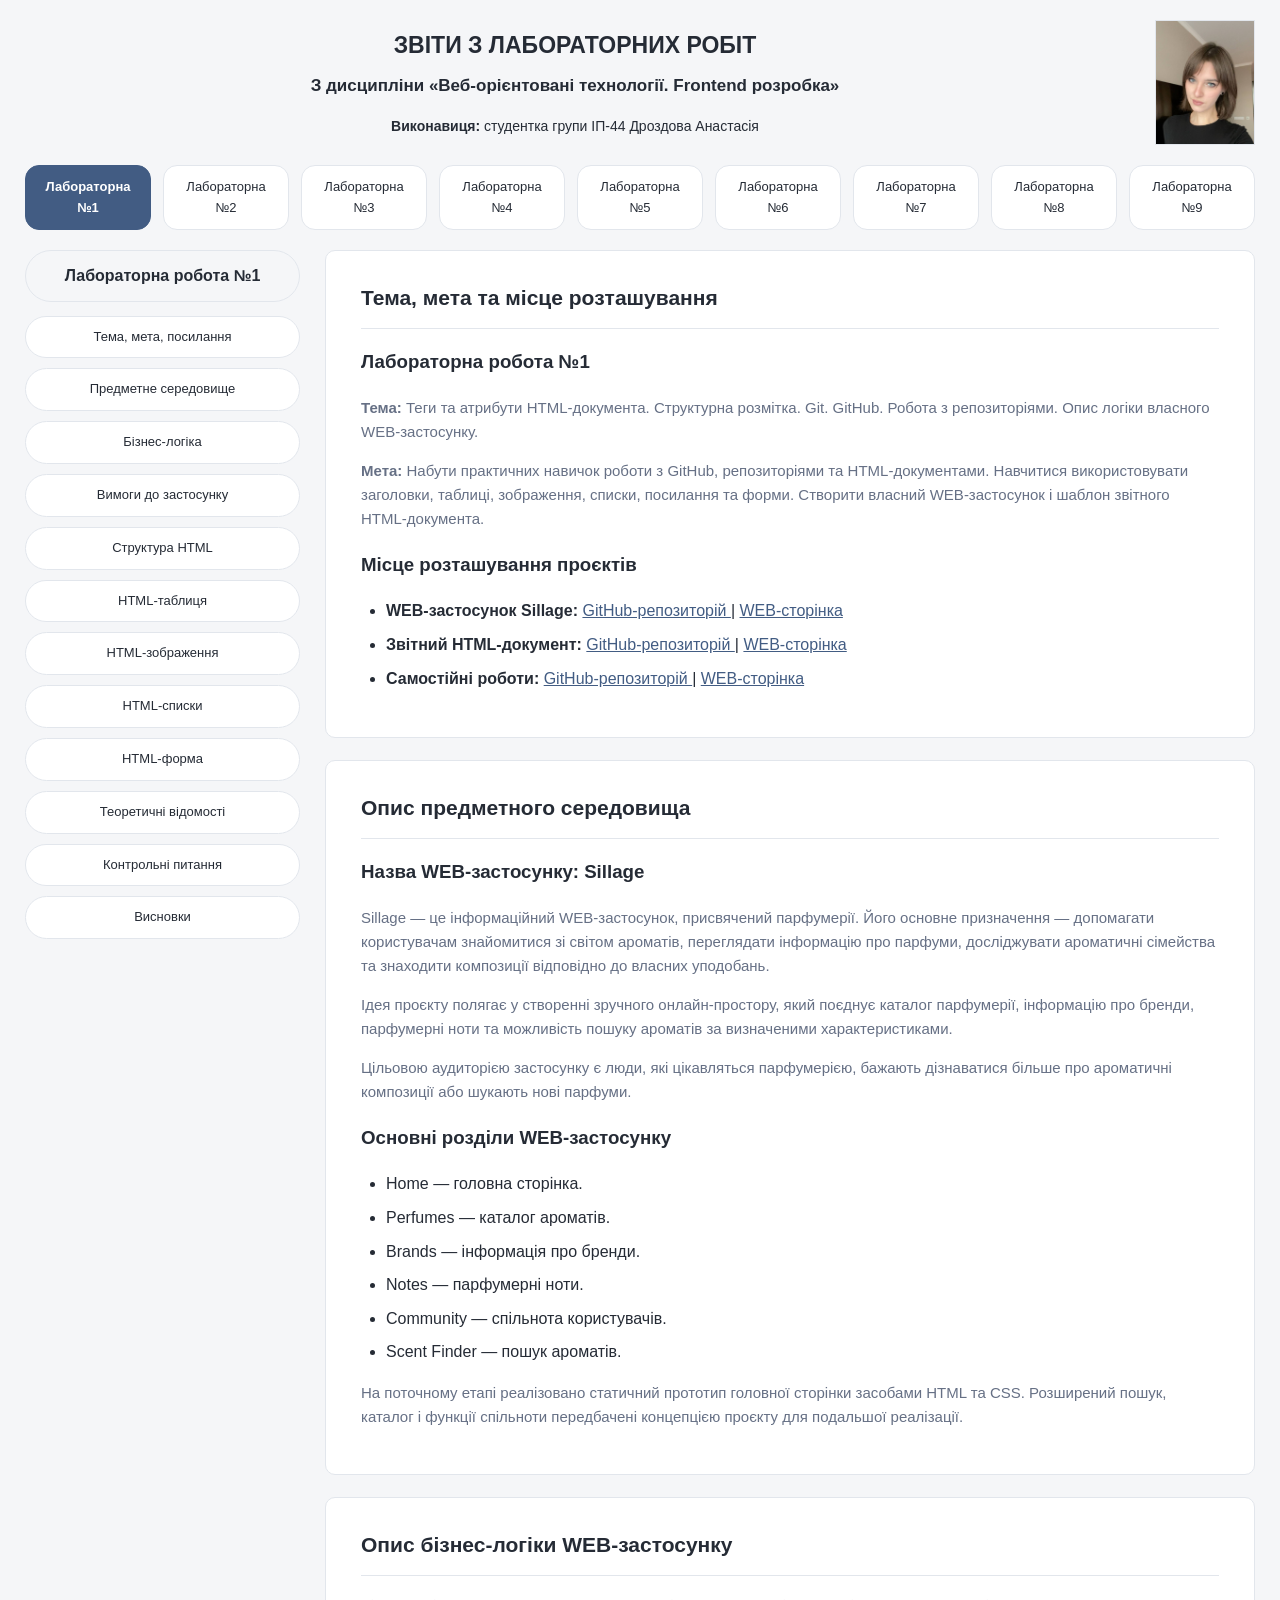
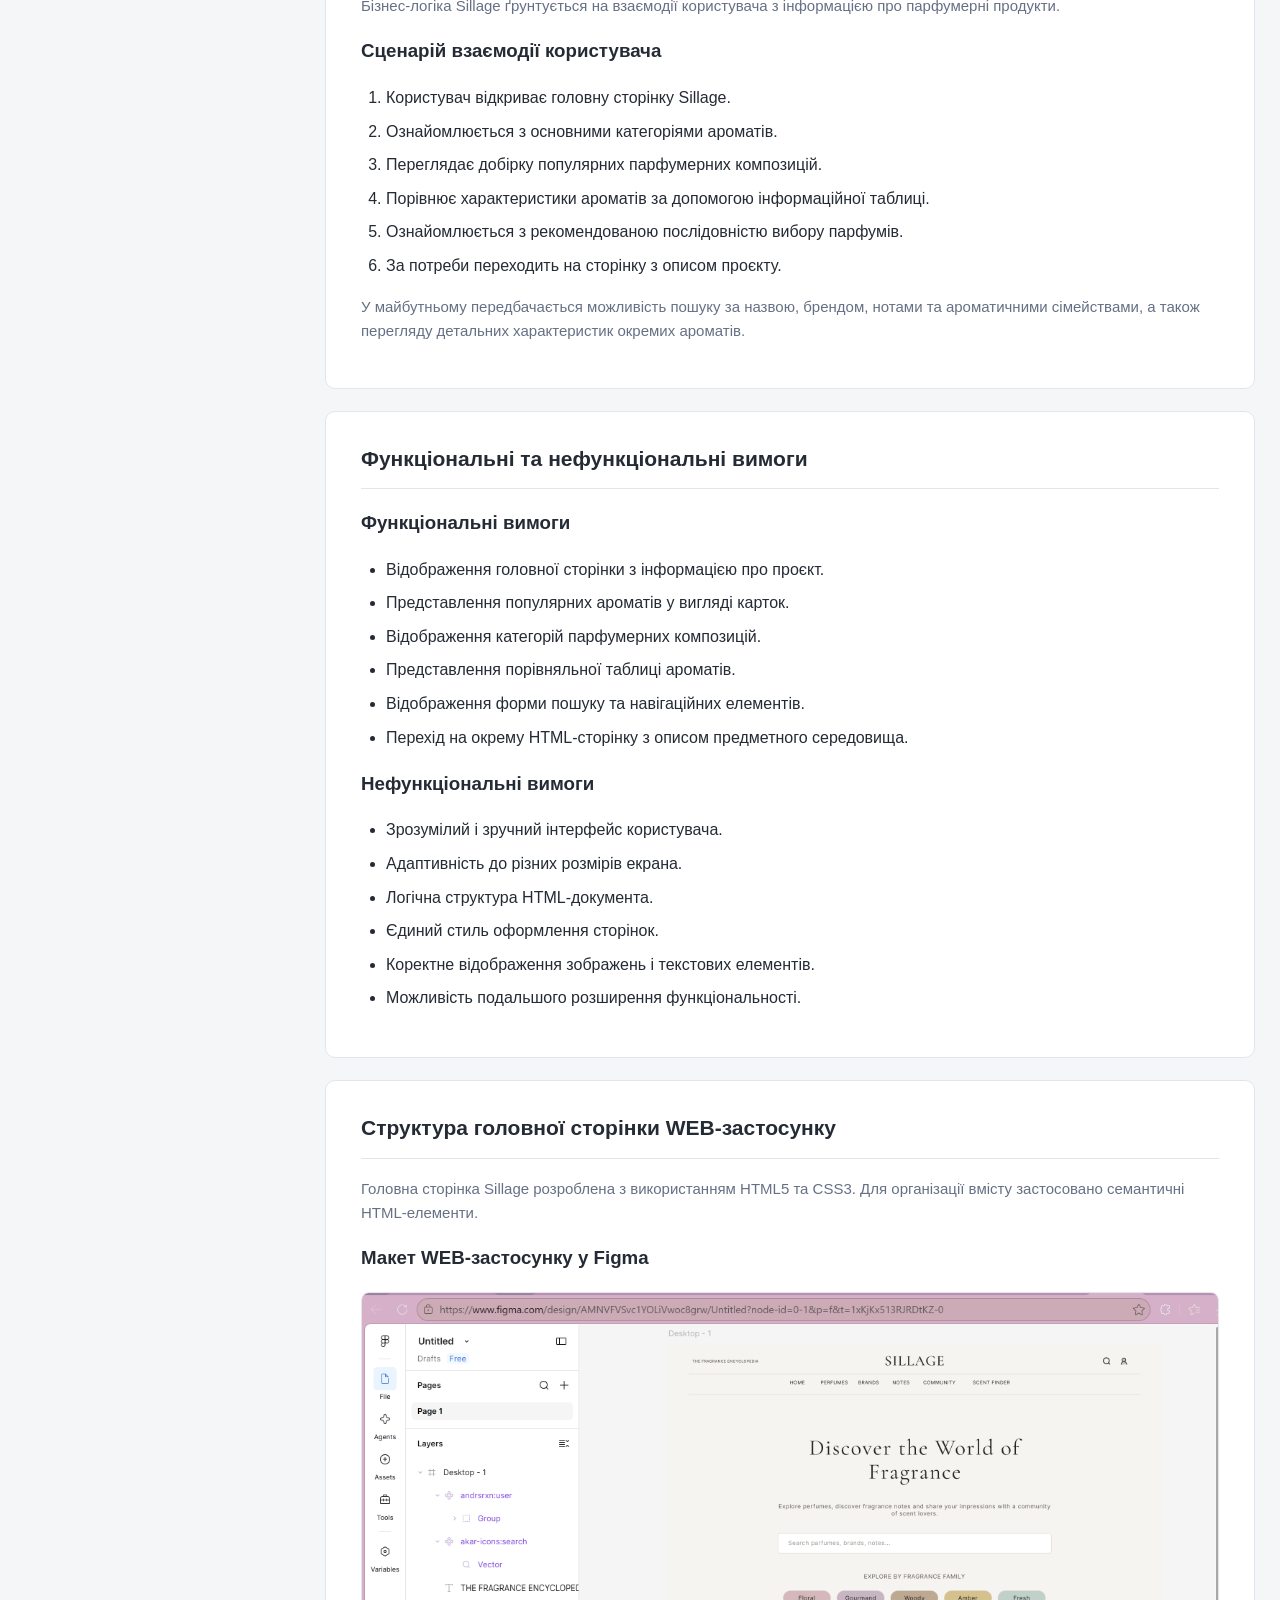
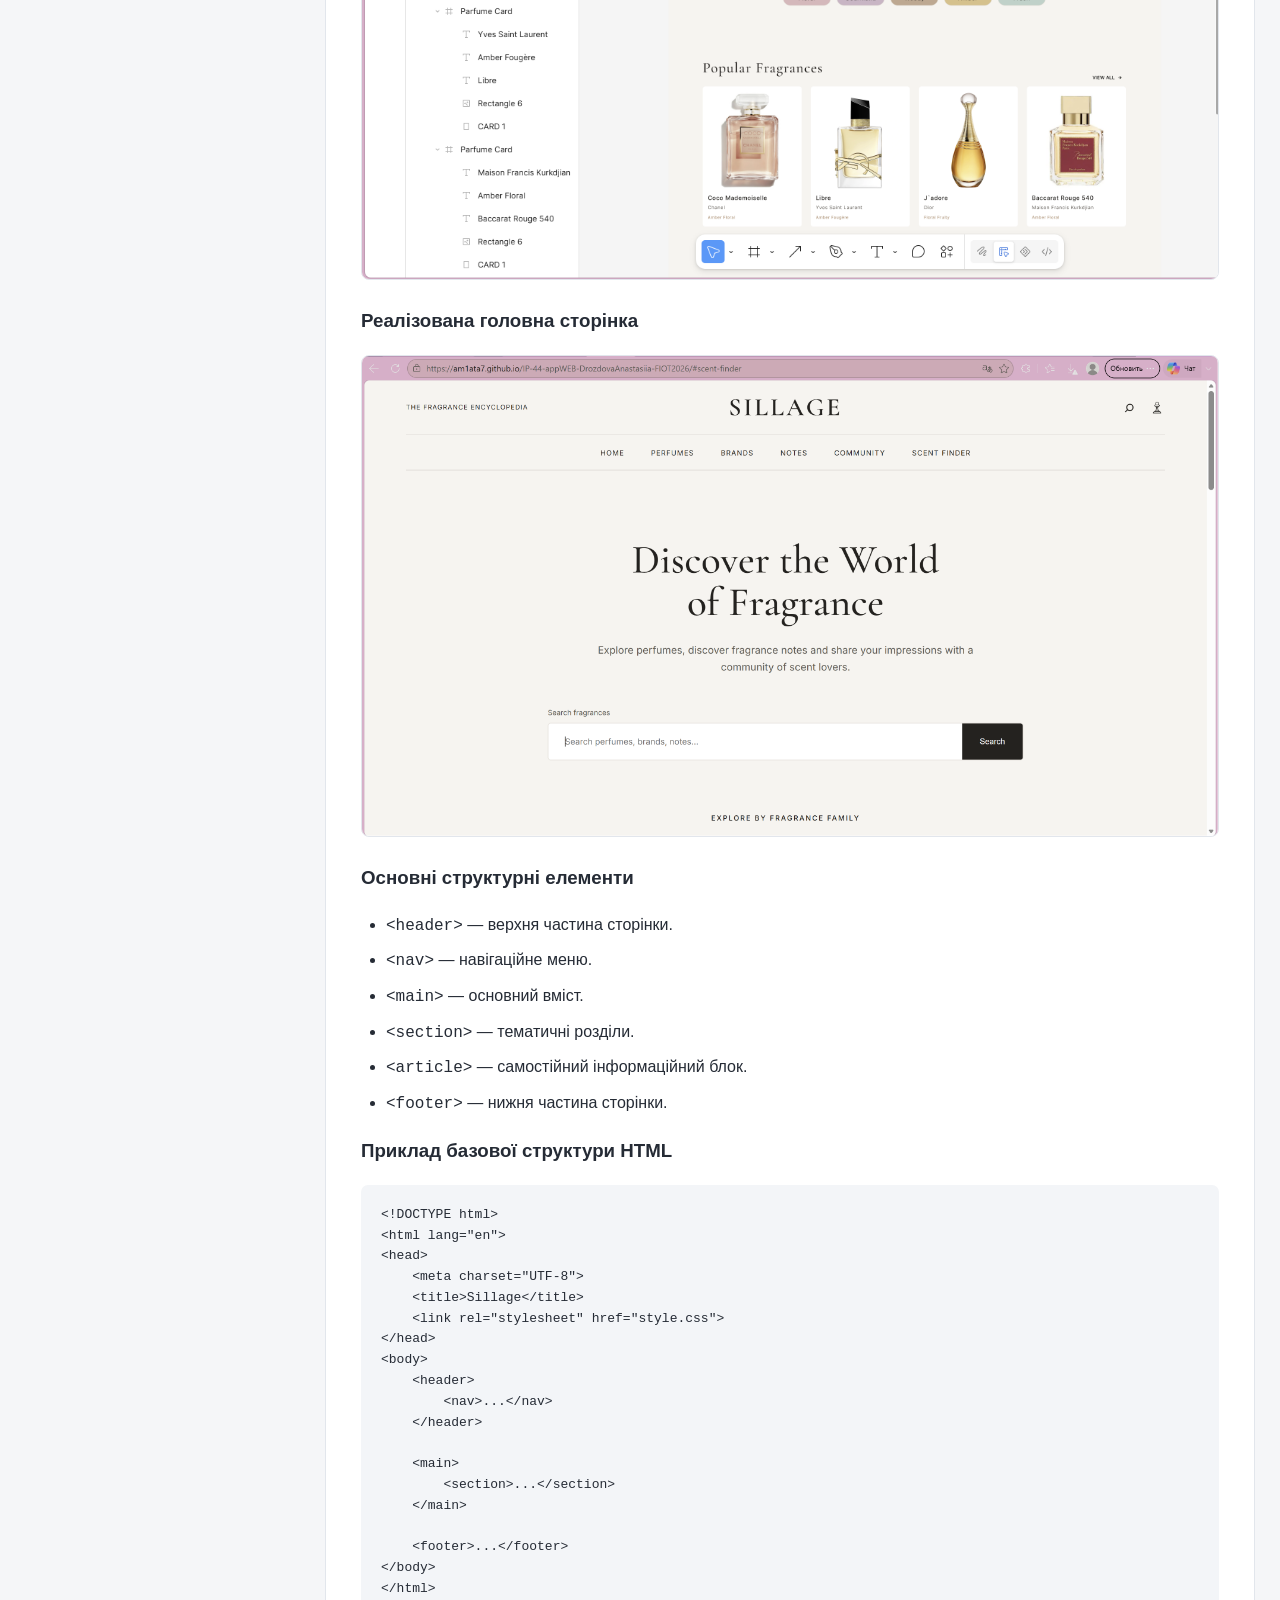
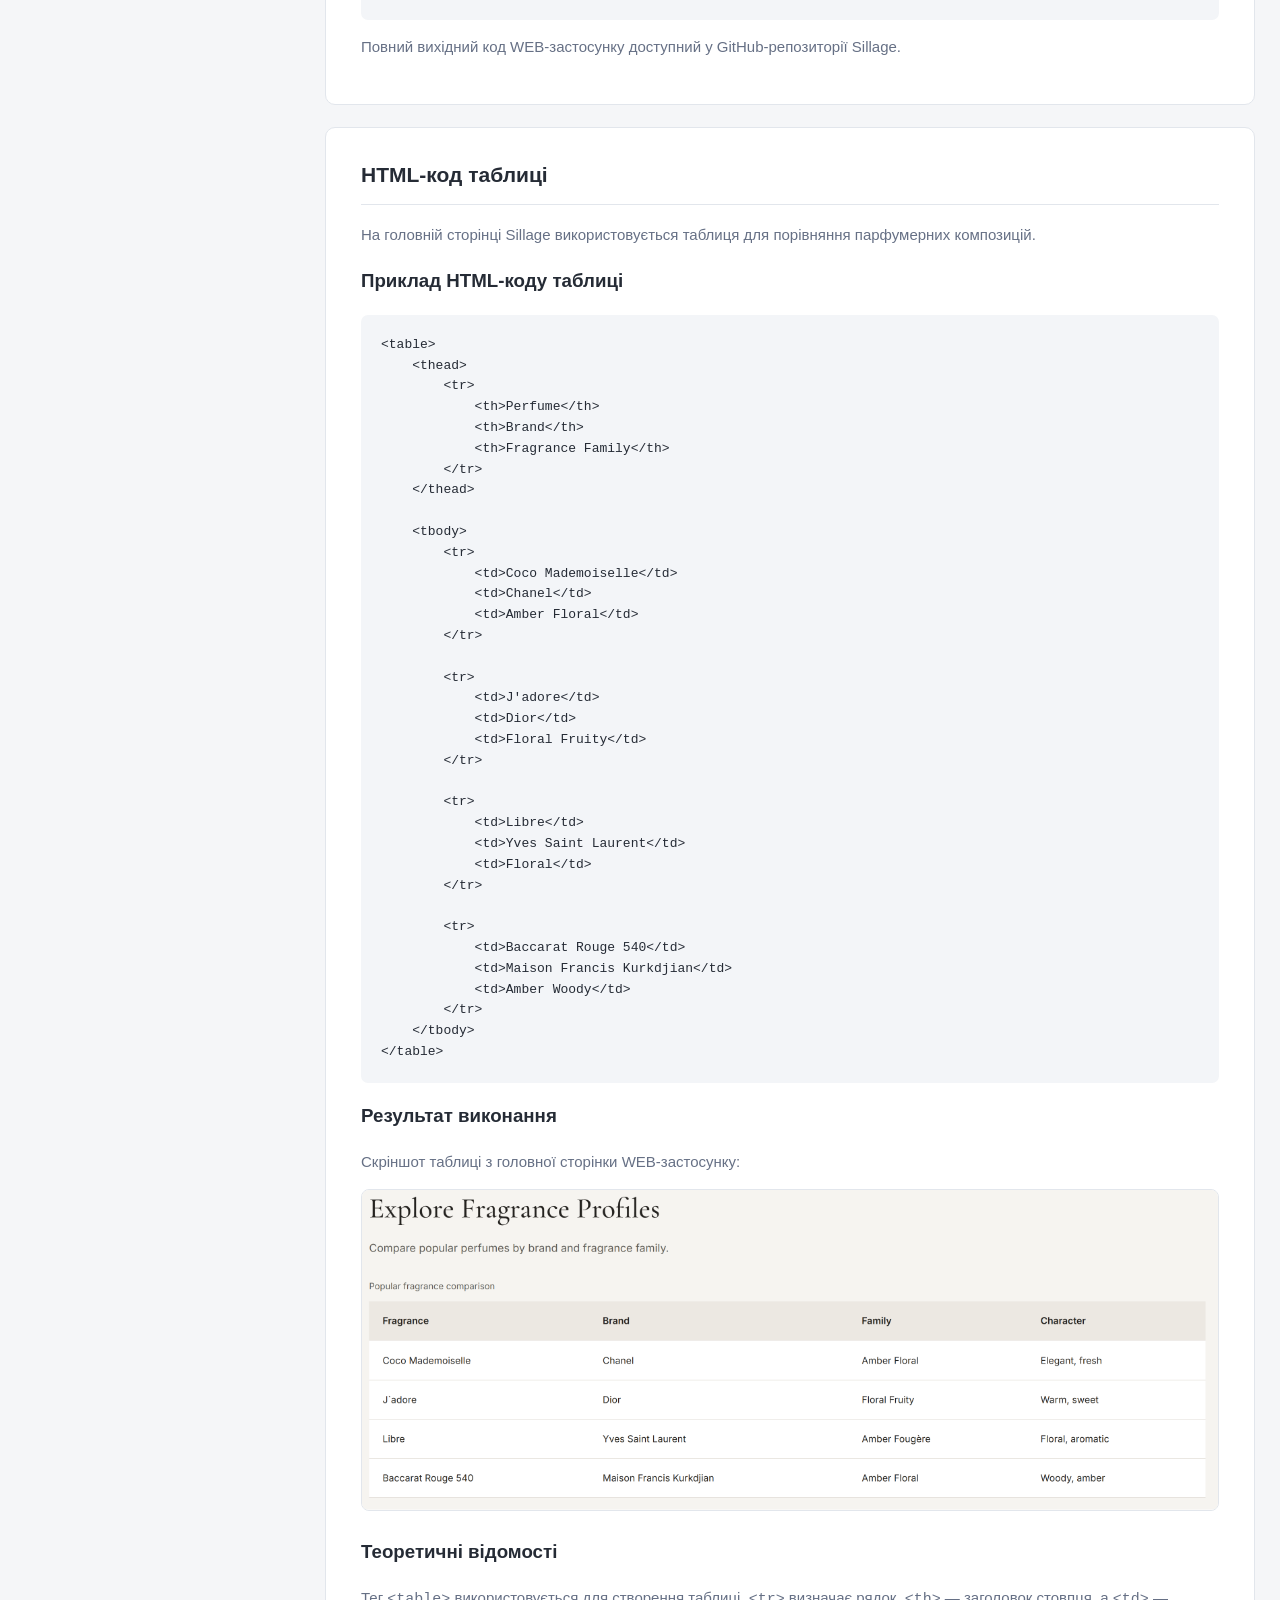
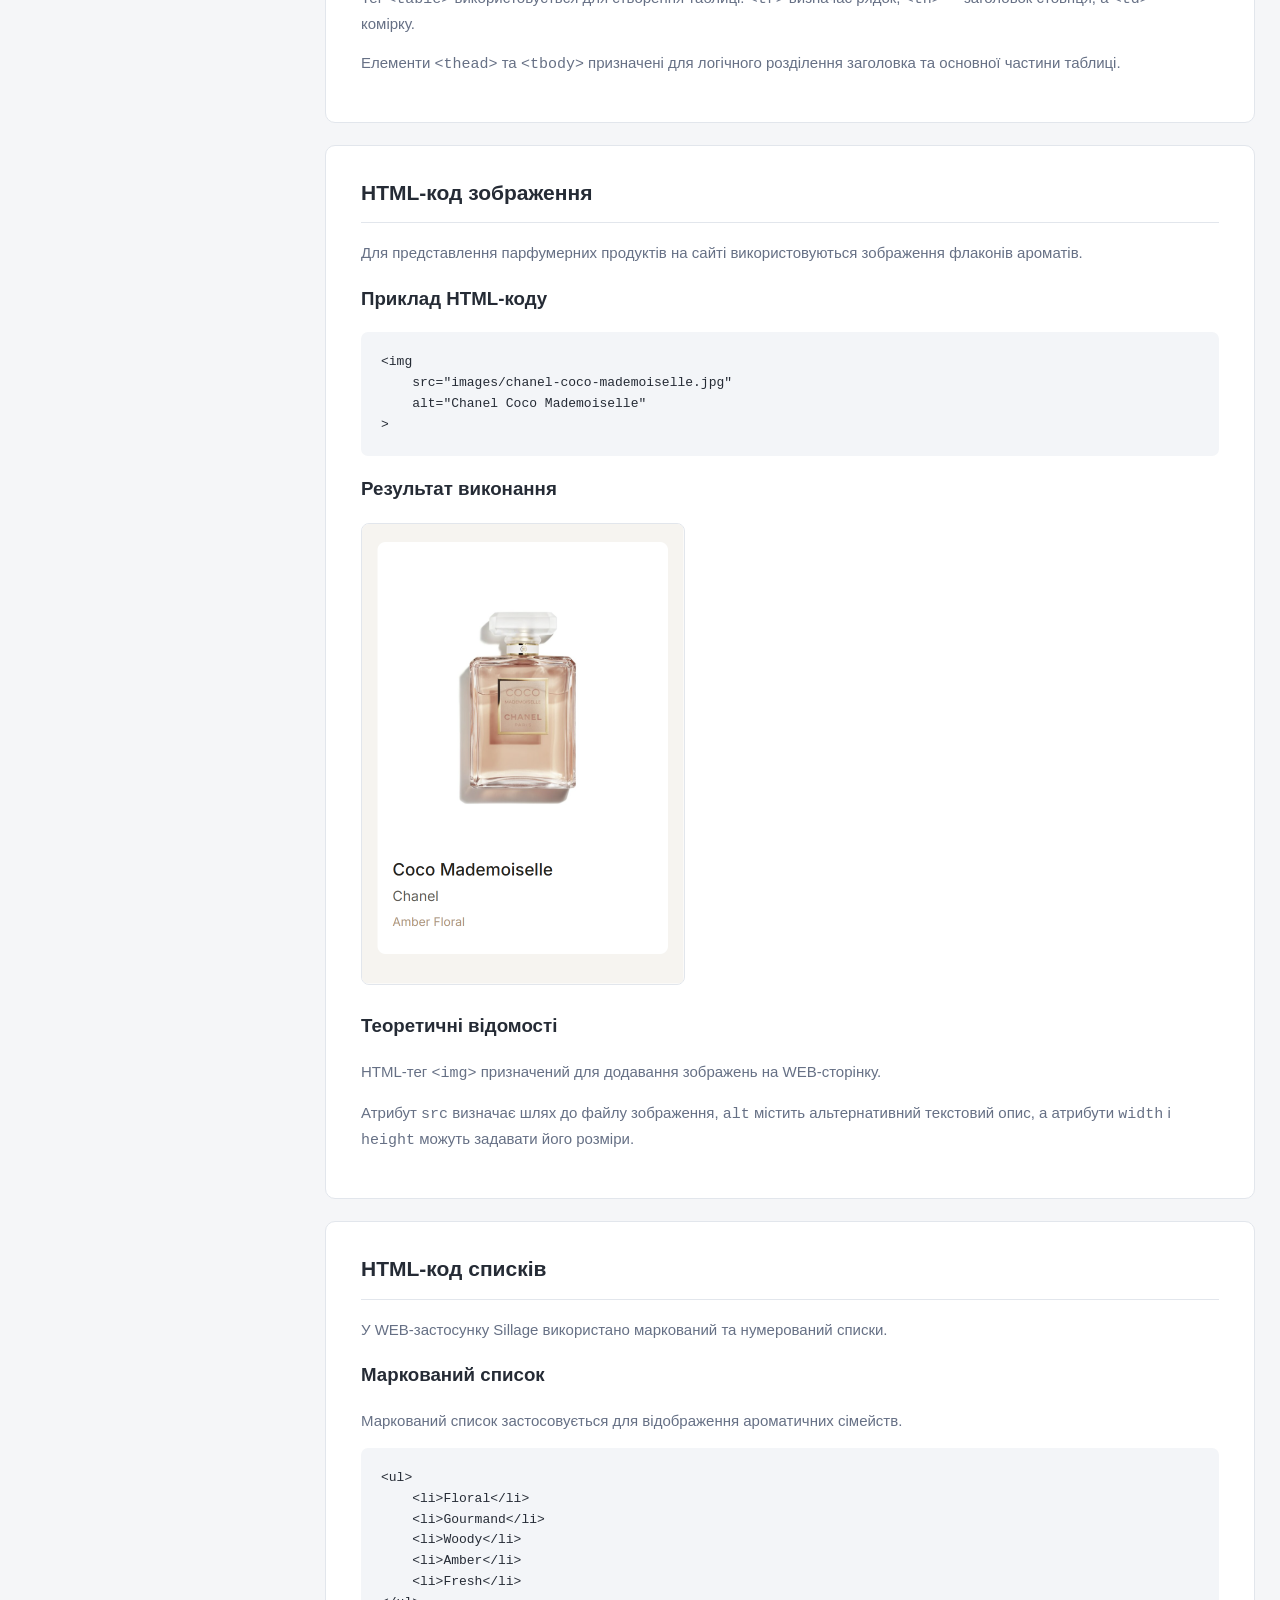
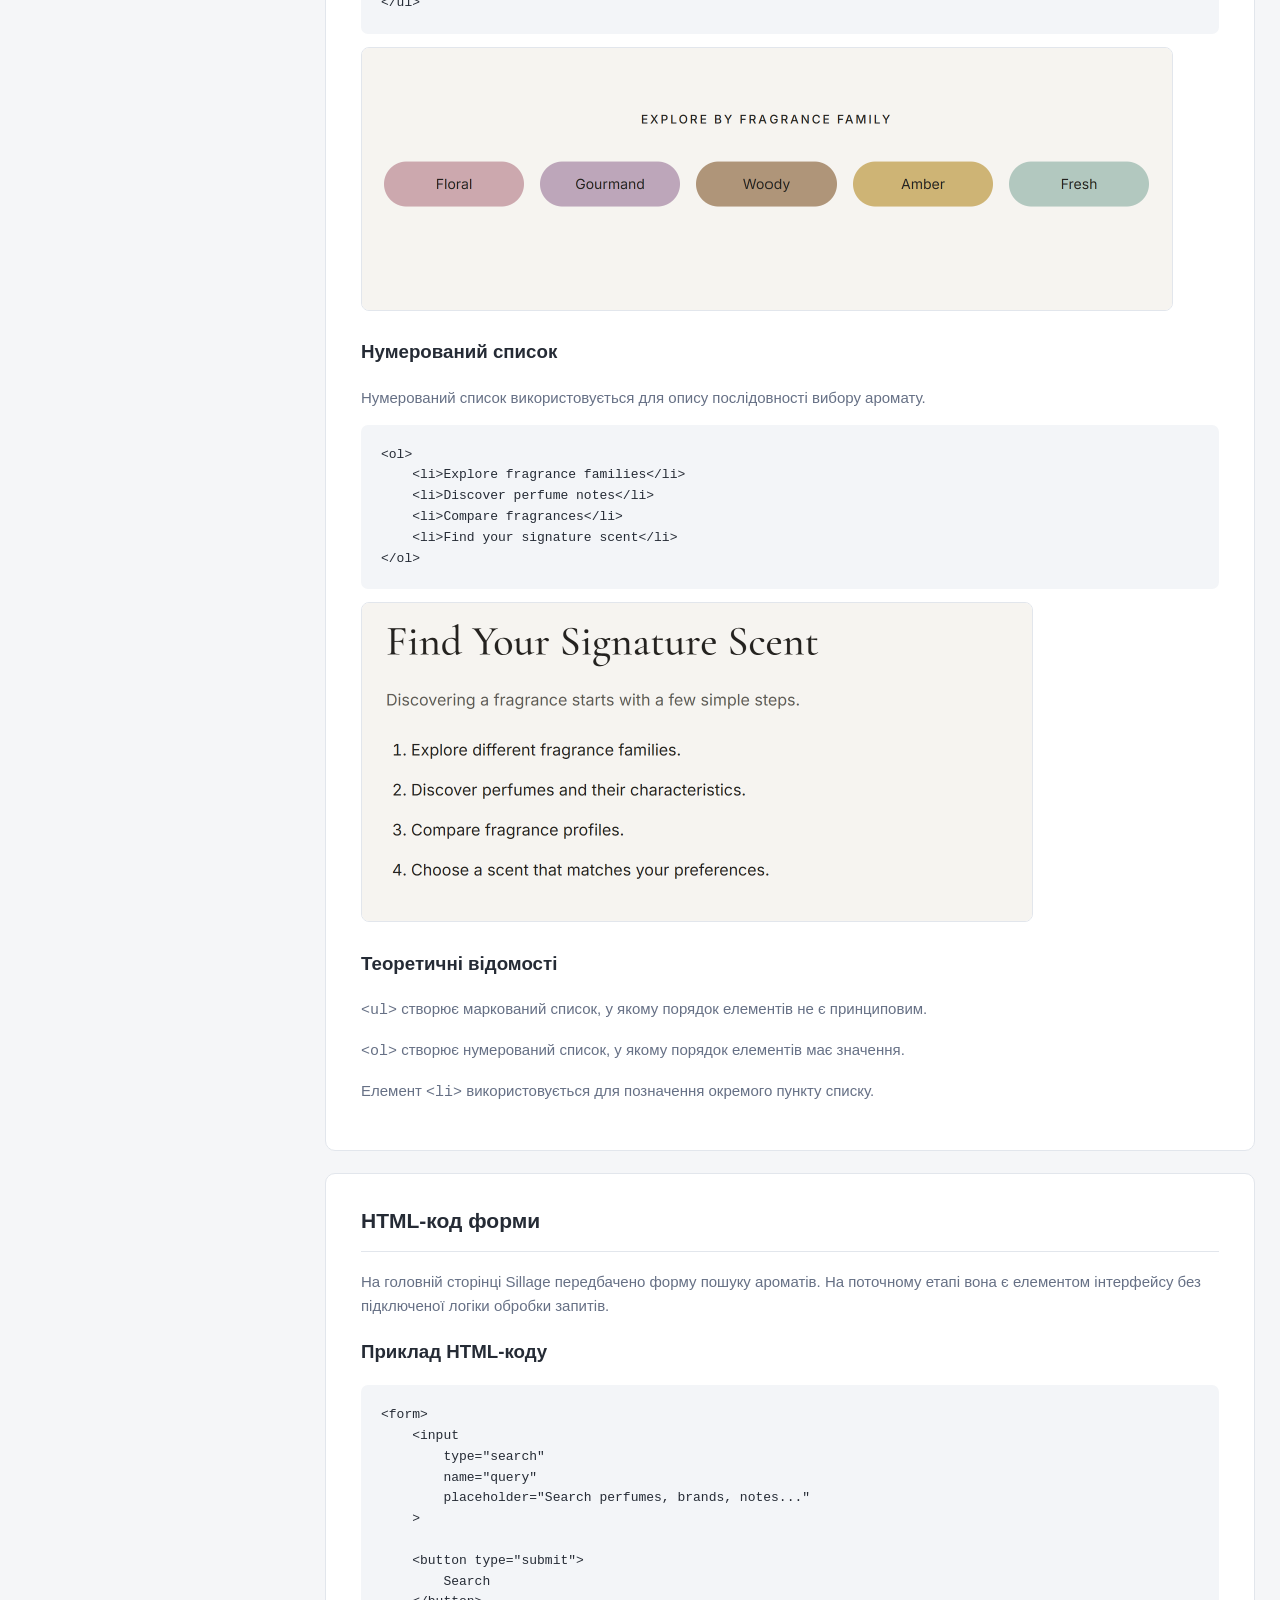
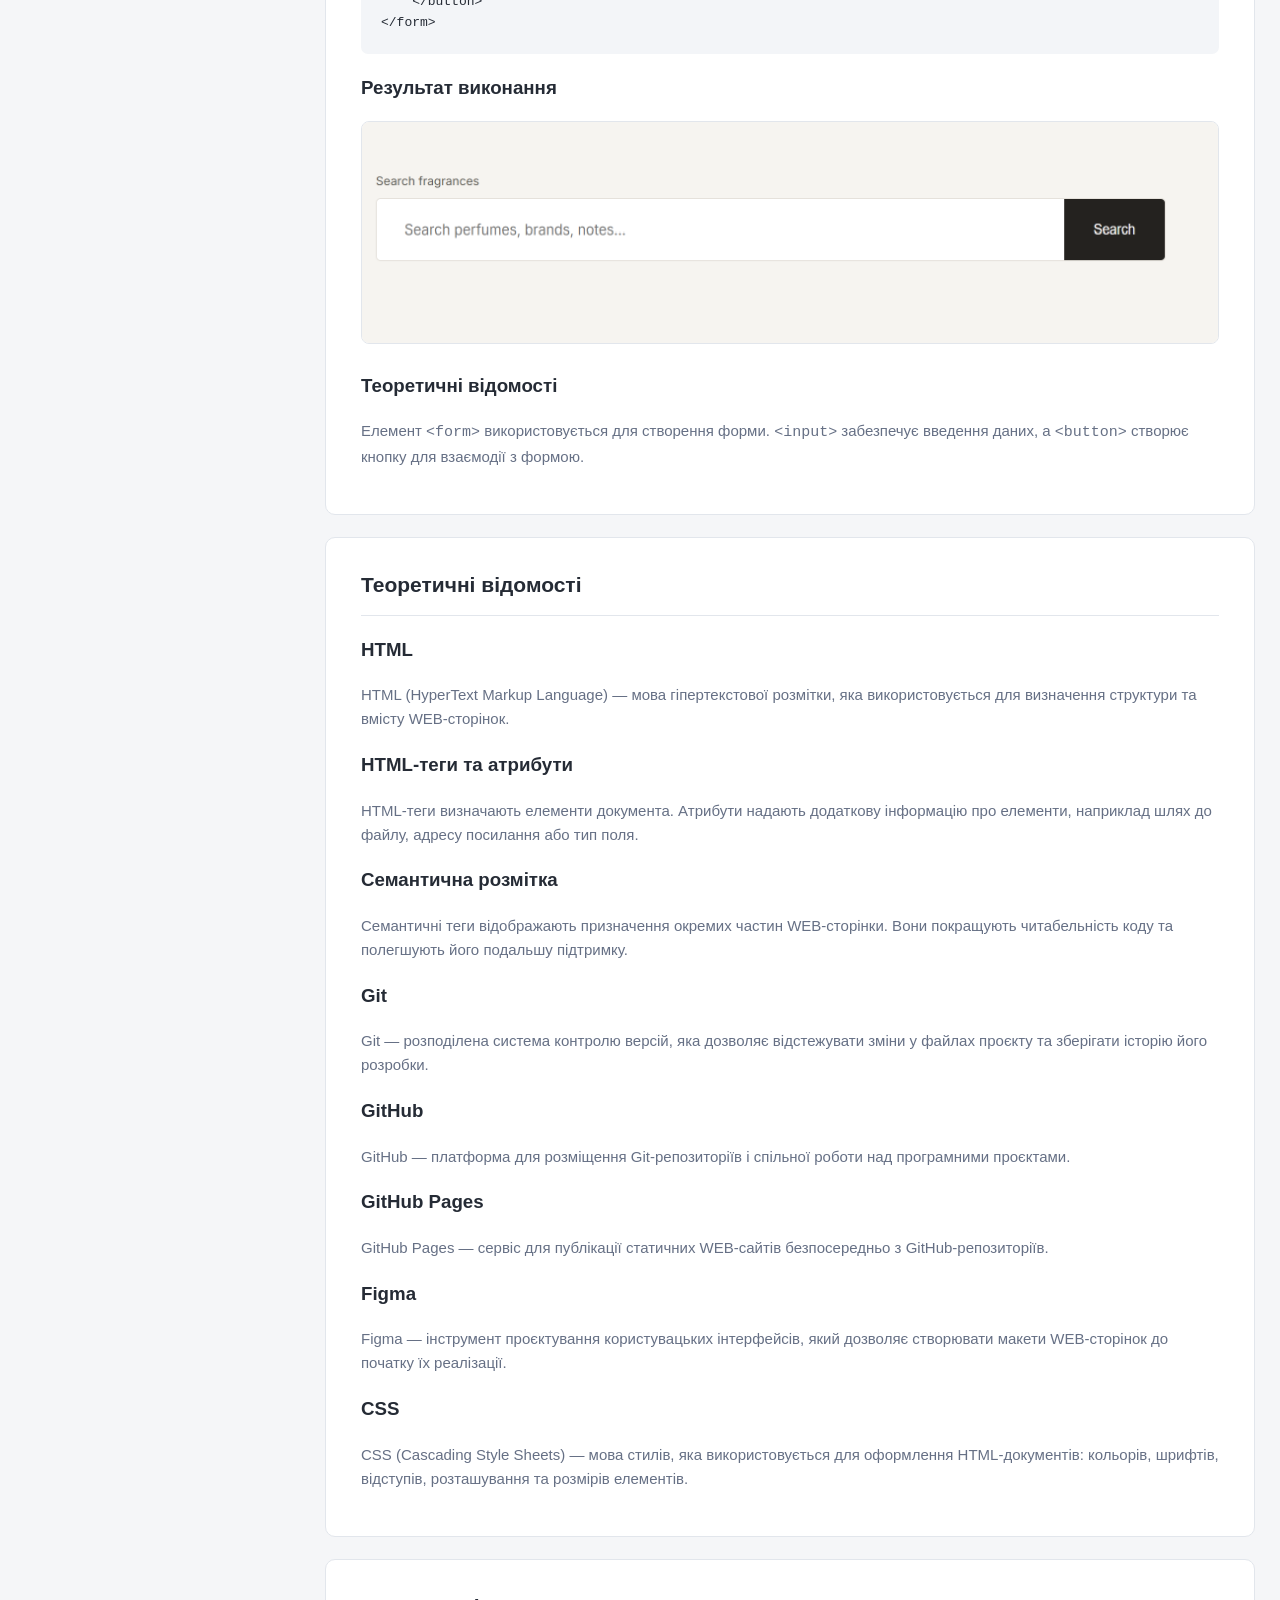
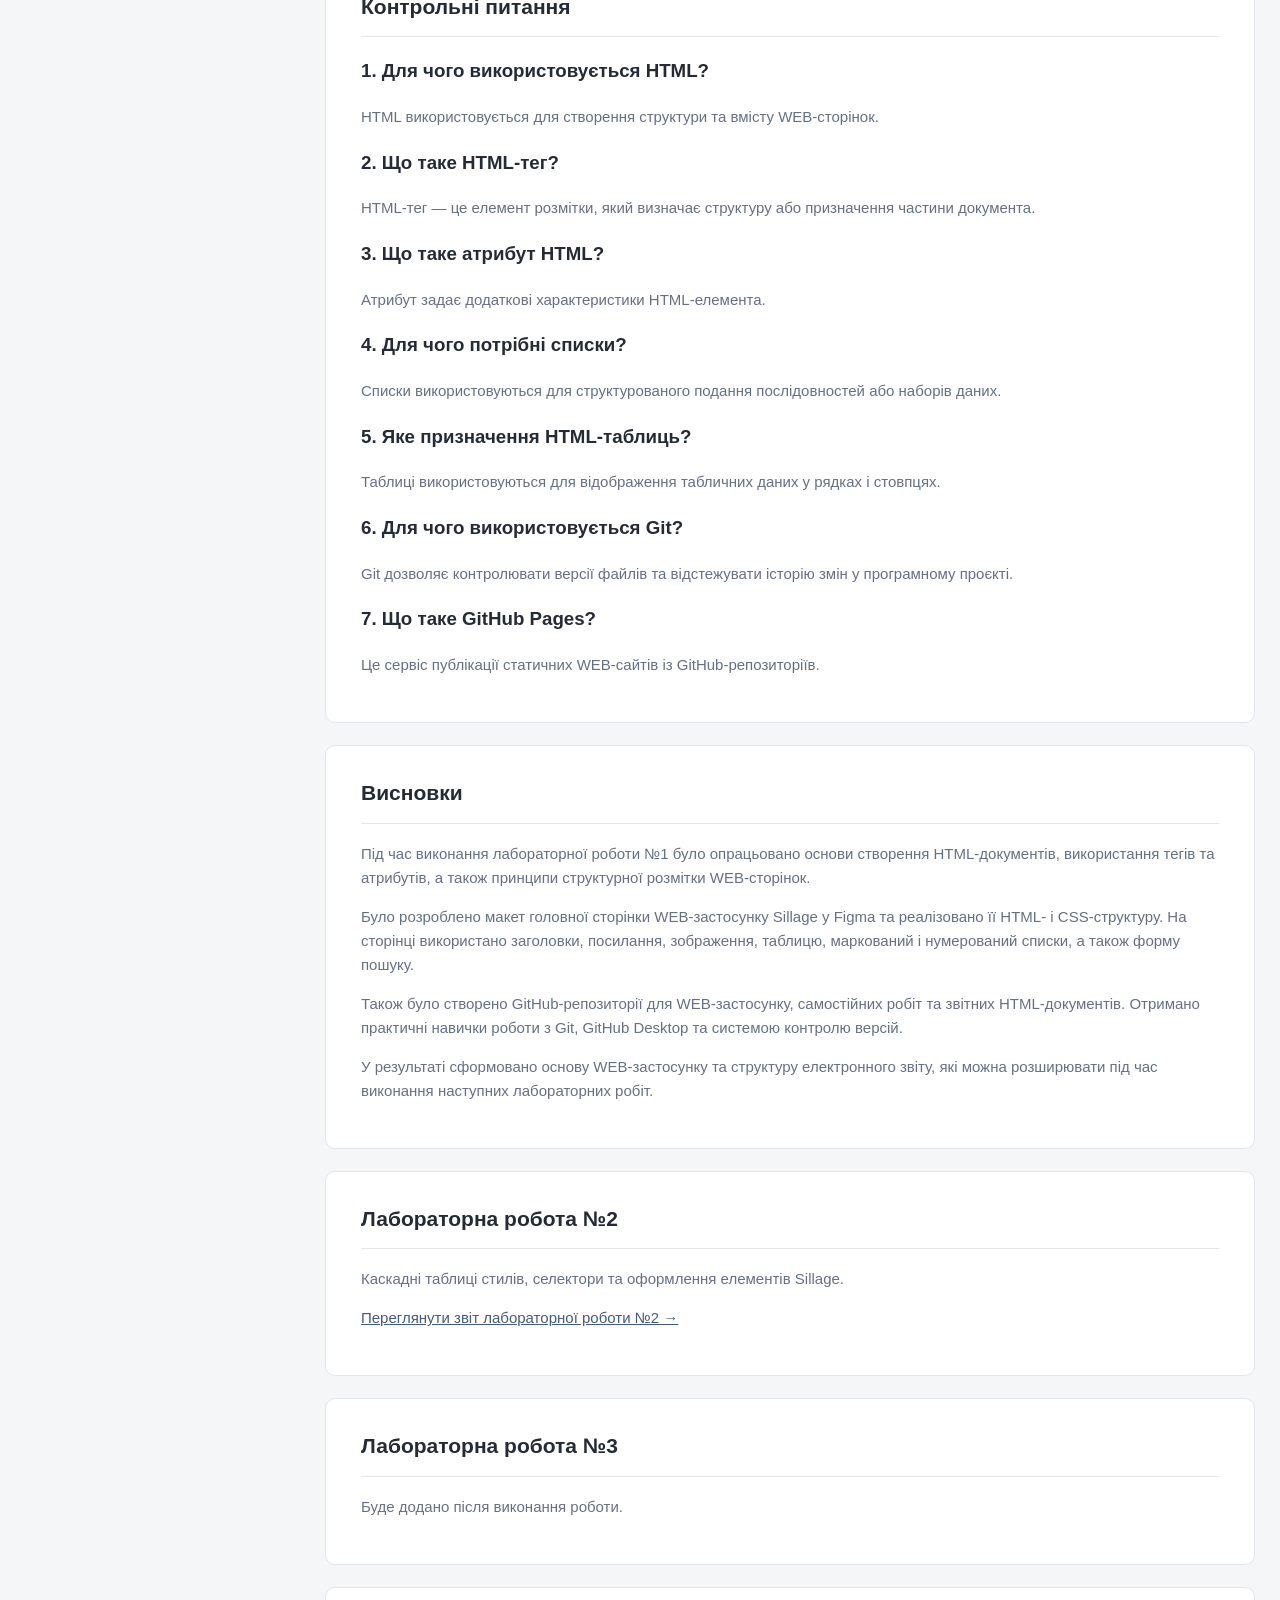
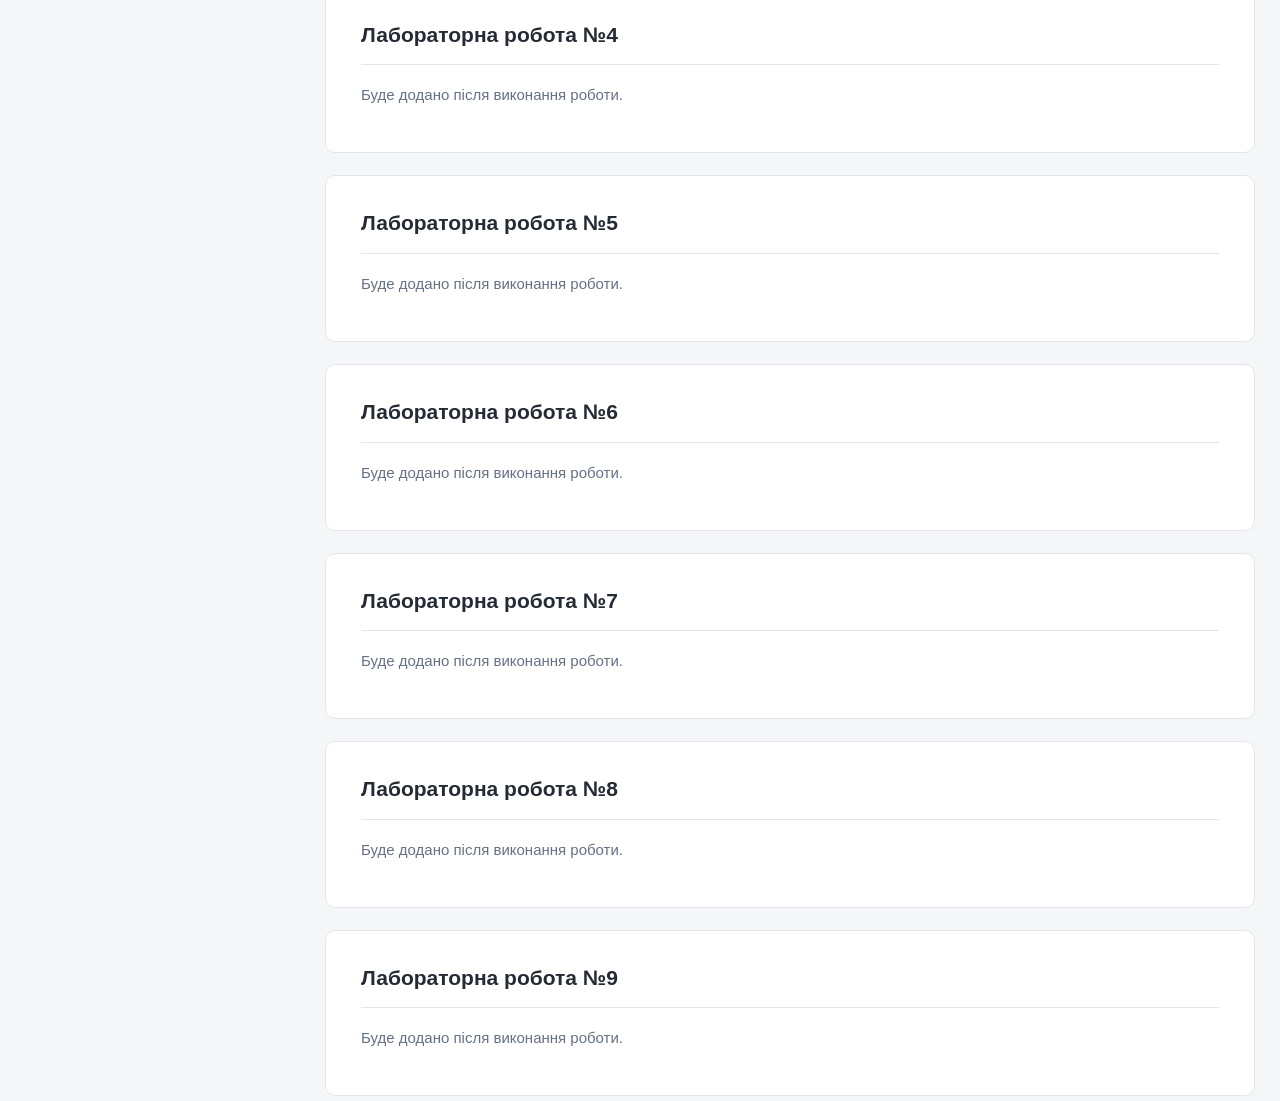
<file: index.html>
<!DOCTYPE html>
<html lang="uk">
<head>
    <meta charset="UTF-8">
    <meta name="viewport" content="width=device-width, initial-scale=1.0">
    <title>Звіти з лабораторних робіт | ІП-44</title>
    <link rel="stylesheet" href="style.css">
</head>

<body>

    <header class="report-header">
        <div class="header-text">
            <h1>ЗВІТИ З ЛАБОРАТОРНИХ РОБІТ</h1>
            <h2>З дисципліни «Веб-орієнтовані технології. Frontend розробка»</h2>
            <p><strong>Виконавиця:</strong> студентка групи ІП-44 Дроздова Анастасія</p>
        </div>
        <img src="images/student.jpg" alt="Фото студентки Дроздової Анастасії"
             class="student-photo" width="100" height="125">
    </header>

    <!-- НАВІГАЦІЯ ЗА ЛАБОРАТОРНИМИ РОБОТАМИ -->

    <nav class="labs-navigation">
        <a href="#lab1" aria-current="page">Лабораторна №1</a>
        <a href="lab2.html">Лабораторна №2</a>
        <a href="#lab3">Лабораторна №3</a>
        <a href="#lab4">Лабораторна №4</a>
        <a href="#lab5">Лабораторна №5</a>
        <a href="#lab6">Лабораторна №6</a>
        <a href="#lab7">Лабораторна №7</a>
        <a href="#lab8">Лабораторна №8</a>
        <a href="#lab9">Лабораторна №9</a>
    </nav>

    <div class="report-layout" id="lab1">

        <!-- БІЧНЕ МЕНЮ -->

        <aside>
            <h3>Лабораторна робота №1</h3>

            <nav class="side-navigation">
                <a href="#topic">Тема, мета, посилання</a>
                <a href="#description">Предметне середовище</a>
                <a href="#business">Бізнес-логіка</a>
                <a href="#requirements">Вимоги до застосунку</a>
                <a href="#structure">Структура HTML</a>
                <a href="#table">HTML-таблиця</a>
                <a href="#image">HTML-зображення</a>
                <a href="#lists">HTML-списки</a>
                <a href="#form">HTML-форма</a>
                <a href="#theory">Теоретичні відомості</a>
                <a href="#questions">Контрольні питання</a>
                <a href="#conclusion">Висновки</a>
            </nav>
        </aside>

        <!-- ОСНОВНИЙ ЗМІСТ -->

        <main>

            <!-- ТЕМА ТА МЕТА -->

            <section id="topic">
                <h2>Тема, мета та місце розташування</h2>

                <h3>Лабораторна робота №1</h3>

                <p>
                    <strong>Тема:</strong>
                    Теги та атрибути HTML-документа.
                    Структурна розмітка. Git. GitHub.
                    Робота з репозиторіями.
                    Опис логіки власного WEB-застосунку.
                </p>

                <p>
                    <strong>Мета:</strong>
                    Набути практичних навичок роботи з GitHub,
                    репозиторіями та HTML-документами.
                    Навчитися використовувати заголовки,
                    таблиці, зображення, списки, посилання
                    та форми. Створити власний WEB-застосунок
                    і шаблон звітного HTML-документа.
                </p>

                <h3>Місце розташування проєктів</h3>

                <ul>
                    <li>
                        <strong>WEB-застосунок Sillage:</strong>
                        <a href="https://github.com/am1ata7/IP-44-appWEB-DrozdovaAnastasiia-FIOT2026"
                           target="_blank" rel="noopener noreferrer">
                            GitHub-репозиторій
                        </a>
                        |
                        <a href="https://am1ata7.github.io/IP-44-appWEB-DrozdovaAnastasiia-FIOT2026/"
                           target="_blank" rel="noopener noreferrer">
                            WEB-сторінка
                        </a>
                    </li>

                    <li>
                        <strong>Звітний HTML-документ:</strong>
                        <a href="https://github.com/am1ata7/IP-44_appRECORD-DrozdovaAnastasiia-FIOT-2026"
                           target="_blank" rel="noopener noreferrer">
                            GitHub-репозиторій
                        </a>
                        |
                        <a href="https://am1ata7.github.io/IP-44_appRECORD-DrozdovaAnastasiia-FIOT-2026/"
                           target="_blank" rel="noopener noreferrer">
                            WEB-сторінка
                        </a>
                    </li>

                    <li>
                        <strong>Самостійні роботи:</strong>
                        <a href="https://github.com/am1ata7/IP-44_INDEPENDENT-DrozdovaAnastasiia-FIOT-2026"
                           target="_blank" rel="noopener noreferrer">
                            GitHub-репозиторій
                        </a>
                        |
                        <a href="https://am1ata7.github.io/IP-44_INDEPENDENT-DrozdovaAnastasiia-FIOT-2026/"
                           target="_blank" rel="noopener noreferrer">
                            WEB-сторінка
                        </a>
                    </li>
                </ul>
            </section>

            <!-- ПРЕДМЕТНЕ СЕРЕДОВИЩЕ -->

            <section id="description">
                <h2>Опис предметного середовища</h2>

                <h3>Назва WEB-застосунку: Sillage</h3>

                <p>
                    Sillage — це інформаційний WEB-застосунок,
                    присвячений парфумерії. Його основне
                    призначення — допомагати користувачам
                    знайомитися зі світом ароматів, переглядати
                    інформацію про парфуми, досліджувати
                    ароматичні сімейства та знаходити
                    композиції відповідно до власних уподобань.
                </p>

                <p>
                    Ідея проєкту полягає у створенні зручного
                    онлайн-простору, який поєднує каталог
                    парфумерії, інформацію про бренди,
                    парфумерні ноти та можливість пошуку
                    ароматів за визначеними характеристиками.
                </p>

                <p>
                    Цільовою аудиторією застосунку є люди,
                    які цікавляться парфумерією, бажають
                    дізнаватися більше про ароматичні
                    композиції або шукають нові парфуми.
                </p>

                <h3>Основні розділи WEB-застосунку</h3>

                <ul>
                    <li>Home — головна сторінка.</li>
                    <li>Perfumes — каталог ароматів.</li>
                    <li>Brands — інформація про бренди.</li>
                    <li>Notes — парфумерні ноти.</li>
                    <li>Community — спільнота користувачів.</li>
                    <li>Scent Finder — пошук ароматів.</li>
                </ul>

                <p>
                    На поточному етапі реалізовано статичний
                    прототип головної сторінки засобами
                    HTML та CSS. Розширений пошук, каталог
                    і функції спільноти передбачені
                    концепцією проєкту для подальшої реалізації.
                </p>
            </section>

            <!-- БІЗНЕС-ЛОГІКА -->

            <section id="business">
                <h2>Опис бізнес-логіки WEB-застосунку</h2>

                <p>
                    Бізнес-логіка Sillage ґрунтується
                    на взаємодії користувача з інформацією
                    про парфумерні продукти.
                </p>

                <h3>Сценарій взаємодії користувача</h3>

                <ol>
                    <li>
                        Користувач відкриває головну
                        сторінку Sillage.
                    </li>
                    <li>
                        Ознайомлюється з основними
                        категоріями ароматів.
                    </li>
                    <li>
                        Переглядає добірку популярних
                        парфумерних композицій.
                    </li>
                    <li>
                        Порівнює характеристики ароматів
                        за допомогою інформаційної таблиці.
                    </li>
                    <li>
                        Ознайомлюється з рекомендованою
                        послідовністю вибору парфумів.
                    </li>
                    <li>
                        За потреби переходить на сторінку
                        з описом проєкту.
                    </li>
                </ol>

                <p>
                    У майбутньому передбачається можливість
                    пошуку за назвою, брендом, нотами
                    та ароматичними сімействами,
                    а також перегляду детальних
                    характеристик окремих ароматів.
                </p>
            </section>

            <!-- ВИМОГИ -->

            <section id="requirements">
                <h2>Функціональні та нефункціональні вимоги</h2>

                <h3>Функціональні вимоги</h3>

                <ul>
                    <li>
                        Відображення головної сторінки
                        з інформацією про проєкт.
                    </li>
                    <li>
                        Представлення популярних ароматів
                        у вигляді карток.
                    </li>
                    <li>
                        Відображення категорій
                        парфумерних композицій.
                    </li>
                    <li>
                        Представлення порівняльної
                        таблиці ароматів.
                    </li>
                    <li>
                        Відображення форми пошуку
                        та навігаційних елементів.
                    </li>
                    <li>
                        Перехід на окрему HTML-сторінку
                        з описом предметного середовища.
                    </li>
                </ul>

                <h3>Нефункціональні вимоги</h3>

                <ul>
                    <li>
                        Зрозумілий і зручний
                        інтерфейс користувача.
                    </li>
                    <li>
                        Адаптивність до різних
                        розмірів екрана.
                    </li>
                    <li>
                        Логічна структура HTML-документа.
                    </li>
                    <li>
                        Єдиний стиль оформлення сторінок.
                    </li>
                    <li>
                        Коректне відображення зображень
                        і текстових елементів.
                    </li>
                    <li>
                        Можливість подальшого
                        розширення функціональності.
                    </li>
                </ul>
            </section>

            <!-- СТРУКТУРА HTML -->

            <section id="structure">
                <h2>Структура головної сторінки WEB-застосунку</h2>

                <p>
                    Головна сторінка Sillage розроблена
                    з використанням HTML5 та CSS3.
                    Для організації вмісту застосовано
                    семантичні HTML-елементи.
                </p>

                <h3>Макет WEB-застосунку у Figma</h3>

                <img
                    class="report-image"
                    src="images/figma-mockup.png"
                    alt="Макет головної сторінки Sillage у Figma"
                    loading="lazy"
                >

                <h3>Реалізована головна сторінка</h3>

                <img
                    class="report-image"
                    src="images/sillage-home.png"
                    alt="Головна сторінка WEB-застосунку Sillage"
                    loading="lazy"
                >

                <h3>Основні структурні елементи</h3>

                <ul>
                    <li>
                        <code>&lt;header&gt;</code> —
                        верхня частина сторінки.
                    </li>
                    <li>
                        <code>&lt;nav&gt;</code> —
                        навігаційне меню.
                    </li>
                    <li>
                        <code>&lt;main&gt;</code> —
                        основний вміст.
                    </li>
                    <li>
                        <code>&lt;section&gt;</code> —
                        тематичні розділи.
                    </li>
                    <li>
                        <code>&lt;article&gt;</code> —
                        самостійний інформаційний блок.
                    </li>
                    <li>
                        <code>&lt;footer&gt;</code> —
                        нижня частина сторінки.
                    </li>
                </ul>

                <h3>Приклад базової структури HTML</h3>

                <pre><code>&lt;!DOCTYPE html&gt;
&lt;html lang="en"&gt;
&lt;head&gt;
    &lt;meta charset="UTF-8"&gt;
    &lt;title&gt;Sillage&lt;/title&gt;
    &lt;link rel="stylesheet" href="style.css"&gt;
&lt;/head&gt;
&lt;body&gt;
    &lt;header&gt;
        &lt;nav&gt;...&lt;/nav&gt;
    &lt;/header&gt;

    &lt;main&gt;
        &lt;section&gt;...&lt;/section&gt;
    &lt;/main&gt;

    &lt;footer&gt;...&lt;/footer&gt;
&lt;/body&gt;
&lt;/html&gt;</code></pre>

                <p>
                    Повний вихідний код WEB-застосунку
                    доступний у GitHub-репозиторії Sillage.
                </p>
            </section>

            <!-- ТАБЛИЦЯ -->

            <section id="table">
                <h2>HTML-код таблиці</h2>

                <p>
                    На головній сторінці Sillage
                    використовується таблиця для порівняння
                    парфумерних композицій.
                </p>

                <h3>Приклад HTML-коду таблиці</h3>

                <pre><code>&lt;table&gt;
    &lt;thead&gt;
        &lt;tr&gt;
            &lt;th&gt;Perfume&lt;/th&gt;
            &lt;th&gt;Brand&lt;/th&gt;
            &lt;th&gt;Fragrance Family&lt;/th&gt;
        &lt;/tr&gt;
    &lt;/thead&gt;

    &lt;tbody&gt;
        &lt;tr&gt;
            &lt;td&gt;Coco Mademoiselle&lt;/td&gt;
            &lt;td&gt;Chanel&lt;/td&gt;
            &lt;td&gt;Amber Floral&lt;/td&gt;
        &lt;/tr&gt;

        &lt;tr&gt;
            &lt;td&gt;J'adore&lt;/td&gt;
            &lt;td&gt;Dior&lt;/td&gt;
            &lt;td&gt;Floral Fruity&lt;/td&gt;
        &lt;/tr&gt;

        &lt;tr&gt;
            &lt;td&gt;Libre&lt;/td&gt;
            &lt;td&gt;Yves Saint Laurent&lt;/td&gt;
            &lt;td&gt;Floral&lt;/td&gt;
        &lt;/tr&gt;

        &lt;tr&gt;
            &lt;td&gt;Baccarat Rouge 540&lt;/td&gt;
            &lt;td&gt;Maison Francis Kurkdjian&lt;/td&gt;
            &lt;td&gt;Amber Woody&lt;/td&gt;
        &lt;/tr&gt;
    &lt;/tbody&gt;
&lt;/table&gt;</code></pre>

                <h3>Результат виконання</h3>

                <p>
                    Скріншот таблиці з головної
                    сторінки WEB-застосунку:
                </p>

                <img
                    class="report-image"
                    src="images/table.png"
                    alt="Таблиця порівняння ароматів Sillage"
                    loading="lazy"
                >

                <h3>Теоретичні відомості</h3>

                <p>
                    Тег <code>&lt;table&gt;</code>
                    використовується для створення таблиці.
                    <code>&lt;tr&gt;</code> визначає рядок,
                    <code>&lt;th&gt;</code> — заголовок стовпця,
                    а <code>&lt;td&gt;</code> — комірку.
                </p>

                <p>
                    Елементи <code>&lt;thead&gt;</code>
                    та <code>&lt;tbody&gt;</code>
                    призначені для логічного розділення
                    заголовка та основної частини таблиці.
                </p>
            </section>

            <!-- ЗОБРАЖЕННЯ -->

            <section id="image">
                <h2>HTML-код зображення</h2>

                <p>
                    Для представлення парфумерних продуктів
                    на сайті використовуються зображення
                    флаконів ароматів.
                </p>

                <h3>Приклад HTML-коду</h3>

                <pre><code>&lt;img
    src="images/chanel-coco-mademoiselle.jpg"
    alt="Chanel Coco Mademoiselle"
&gt;</code></pre>

                <h3>Результат виконання</h3>

                <img
                    class="report-image"
                    src="images/perfume-card.png"
                    alt="Картка парфумів на сайті Sillage"
                    loading="lazy"
                >

                <h3>Теоретичні відомості</h3>

                <p>
                    HTML-тег <code>&lt;img&gt;</code>
                    призначений для додавання зображень
                    на WEB-сторінку.
                </p>

                <p>
                    Атрибут <code>src</code> визначає
                    шлях до файлу зображення,
                    <code>alt</code> містить альтернативний
                    текстовий опис, а атрибути
                    <code>width</code> і
                    <code>height</code> можуть задавати
                    його розміри.
                </p>
            </section>

            <!-- СПИСКИ -->

            <section id="lists">
                <h2>HTML-код списків</h2>

                <p>
                    У WEB-застосунку Sillage використано
                    маркований та нумерований списки.
                </p>

                <h3>Маркований список</h3>

                <p>
                    Маркований список застосовується
                    для відображення ароматичних сімейств.
                </p>

                <pre><code>&lt;ul&gt;
    &lt;li&gt;Floral&lt;/li&gt;
    &lt;li&gt;Gourmand&lt;/li&gt;
    &lt;li&gt;Woody&lt;/li&gt;
    &lt;li&gt;Amber&lt;/li&gt;
    &lt;li&gt;Fresh&lt;/li&gt;
&lt;/ul&gt;</code></pre>

                <img
                    class="report-image"
                    src="images/unordered-list.png"
                    alt="Маркований список категорій ароматів"
                    loading="lazy"
                >

                <h3>Нумерований список</h3>

                <p>
                    Нумерований список використовується
                    для опису послідовності вибору аромату.
                </p>

                <pre><code>&lt;ol&gt;
    &lt;li&gt;Explore fragrance families&lt;/li&gt;
    &lt;li&gt;Discover perfume notes&lt;/li&gt;
    &lt;li&gt;Compare fragrances&lt;/li&gt;
    &lt;li&gt;Find your signature scent&lt;/li&gt;
&lt;/ol&gt;</code></pre>

                <img
                    class="report-image"
                    src="images/ordered-list.png"
                    alt="Нумерований список вибору аромату"
                    loading="lazy"
                >

                <h3>Теоретичні відомості</h3>

                <p>
                    <code>&lt;ul&gt;</code> створює
                    маркований список, у якому порядок
                    елементів не є принциповим.
                </p>

                <p>
                    <code>&lt;ol&gt;</code> створює
                    нумерований список, у якому порядок
                    елементів має значення.
                </p>

                <p>
                    Елемент <code>&lt;li&gt;</code>
                    використовується для позначення
                    окремого пункту списку.
                </p>
            </section>

            <!-- ФОРМА -->

            <section id="form">
                <h2>HTML-код форми</h2>

                <p>
                    На головній сторінці Sillage
                    передбачено форму пошуку ароматів.
                    На поточному етапі вона є елементом
                    інтерфейсу без підключеної
                    логіки обробки запитів.
                </p>

                <h3>Приклад HTML-коду</h3>

                <pre><code>&lt;form&gt;
    &lt;input
        type="search"
        name="query"
        placeholder="Search perfumes, brands, notes..."
    &gt;

    &lt;button type="submit"&gt;
        Search
    &lt;/button&gt;
&lt;/form&gt;</code></pre>

                <h3>Результат виконання</h3>

                <img
                    class="report-image"
                    src="images/search-form.png"
                    alt="Форма пошуку на сайті Sillage"
                    loading="lazy"
                >

                <h3>Теоретичні відомості</h3>

                <p>
                    Елемент <code>&lt;form&gt;</code>
                    використовується для створення форми.
                    <code>&lt;input&gt;</code> забезпечує
                    введення даних, а
                    <code>&lt;button&gt;</code>
                    створює кнопку для взаємодії
                    з формою.
                </p>
            </section>

            <!-- ТЕОРІЯ -->

            <section id="theory">
                <h2>Теоретичні відомості</h2>

                <h3>HTML</h3>

                <p>
                    HTML (HyperText Markup Language) —
                    мова гіпертекстової розмітки,
                    яка використовується для визначення
                    структури та вмісту WEB-сторінок.
                </p>

                <h3>HTML-теги та атрибути</h3>

                <p>
                    HTML-теги визначають елементи
                    документа. Атрибути надають
                    додаткову інформацію про елементи,
                    наприклад шлях до файлу,
                    адресу посилання або тип поля.
                </p>

                <h3>Семантична розмітка</h3>

                <p>
                    Семантичні теги відображають
                    призначення окремих частин
                    WEB-сторінки. Вони покращують
                    читабельність коду та полегшують
                    його подальшу підтримку.
                </p>

                <h3>Git</h3>

                <p>
                    Git — розподілена система контролю
                    версій, яка дозволяє відстежувати
                    зміни у файлах проєкту та зберігати
                    історію його розробки.
                </p>

                <h3>GitHub</h3>

                <p>
                    GitHub — платформа для розміщення
                    Git-репозиторіїв і спільної роботи
                    над програмними проєктами.
                </p>

                <h3>GitHub Pages</h3>

                <p>
                    GitHub Pages — сервіс для публікації
                    статичних WEB-сайтів безпосередньо
                    з GitHub-репозиторіїв.
                </p>

                <h3>Figma</h3>

                <p>
                    Figma — інструмент проєктування
                    користувацьких інтерфейсів,
                    який дозволяє створювати макети
                    WEB-сторінок до початку їх реалізації.
                </p>

                <h3>CSS</h3>

                <p>
                    CSS (Cascading Style Sheets) —
                    мова стилів, яка використовується
                    для оформлення HTML-документів:
                    кольорів, шрифтів, відступів,
                    розташування та розмірів елементів.
                </p>
            </section>

            <!-- КОНТРОЛЬНІ ПИТАННЯ -->

            <section id="questions">
                <h2>Контрольні питання</h2>

                <h3>1. Для чого використовується HTML?</h3>
                <p>
                    HTML використовується для створення
                    структури та вмісту WEB-сторінок.
                </p>

                <h3>2. Що таке HTML-тег?</h3>
                <p>
                    HTML-тег — це елемент розмітки,
                    який визначає структуру або
                    призначення частини документа.
                </p>

                <h3>3. Що таке атрибут HTML?</h3>
                <p>
                    Атрибут задає додаткові
                    характеристики HTML-елемента.
                </p>

                <h3>4. Для чого потрібні списки?</h3>
                <p>
                    Списки використовуються для
                    структурованого подання
                    послідовностей або наборів даних.
                </p>

                <h3>5. Яке призначення HTML-таблиць?</h3>
                <p>
                    Таблиці використовуються для
                    відображення табличних даних
                    у рядках і стовпцях.
                </p>

                <h3>6. Для чого використовується Git?</h3>
                <p>
                    Git дозволяє контролювати версії
                    файлів та відстежувати історію
                    змін у програмному проєкті.
                </p>

                <h3>7. Що таке GitHub Pages?</h3>
                <p>
                    Це сервіс публікації статичних
                    WEB-сайтів із GitHub-репозиторіїв.
                </p>
            </section>

            <!-- ВИСНОВКИ -->

            <section id="conclusion">
                <h2>Висновки</h2>

                <p>
                    Під час виконання лабораторної
                    роботи №1 було опрацьовано основи
                    створення HTML-документів,
                    використання тегів та атрибутів,
                    а також принципи структурної
                    розмітки WEB-сторінок.
                </p>

                <p>
                    Було розроблено макет головної
                    сторінки WEB-застосунку Sillage
                    у Figma та реалізовано її
                    HTML- і CSS-структуру.
                    На сторінці використано заголовки,
                    посилання, зображення, таблицю,
                    маркований і нумерований списки,
                    а також форму пошуку.
                </p>

                <p>
                    Також було створено GitHub-репозиторії
                    для WEB-застосунку, самостійних
                    робіт та звітних HTML-документів.
                    Отримано практичні навички роботи
                    з Git, GitHub Desktop та
                    системою контролю версій.
                </p>

                <p>
                    У результаті сформовано основу
                    WEB-застосунку та структуру
                    електронного звіту, які можна
                    розширювати під час виконання
                    наступних лабораторних робіт.
                </p>
            </section>

            <!-- МАЙБУТНІ ЛАБОРАТОРНІ -->

            <section id="lab2">
                <h2>Лабораторна робота №2</h2>
                <p>Каскадні таблиці стилів, селектори та оформлення елементів Sillage.</p>
                <p><a href="lab2.html">Переглянути звіт лабораторної роботи №2 →</a></p>
            </section>

            <section id="lab3">
                <h2>Лабораторна робота №3</h2>
                <p>Буде додано після виконання роботи.</p>
            </section>

            <section id="lab4">
                <h2>Лабораторна робота №4</h2>
                <p>Буде додано після виконання роботи.</p>
            </section>

            <section id="lab5">
                <h2>Лабораторна робота №5</h2>
                <p>Буде додано після виконання роботи.</p>
            </section>

            <section id="lab6">
                <h2>Лабораторна робота №6</h2>
                <p>Буде додано після виконання роботи.</p>
            </section>

            <section id="lab7">
                <h2>Лабораторна робота №7</h2>
                <p>Буде додано після виконання роботи.</p>
            </section>

            <section id="lab8">
                <h2>Лабораторна робота №8</h2>
                <p>Буде додано після виконання роботи.</p>
            </section>

            <section id="lab9">
                <h2>Лабораторна робота №9</h2>
                <p>Буде додано після виконання роботи.</p>
            </section>

        </main>
    </div>

</body>
</html>
</file>
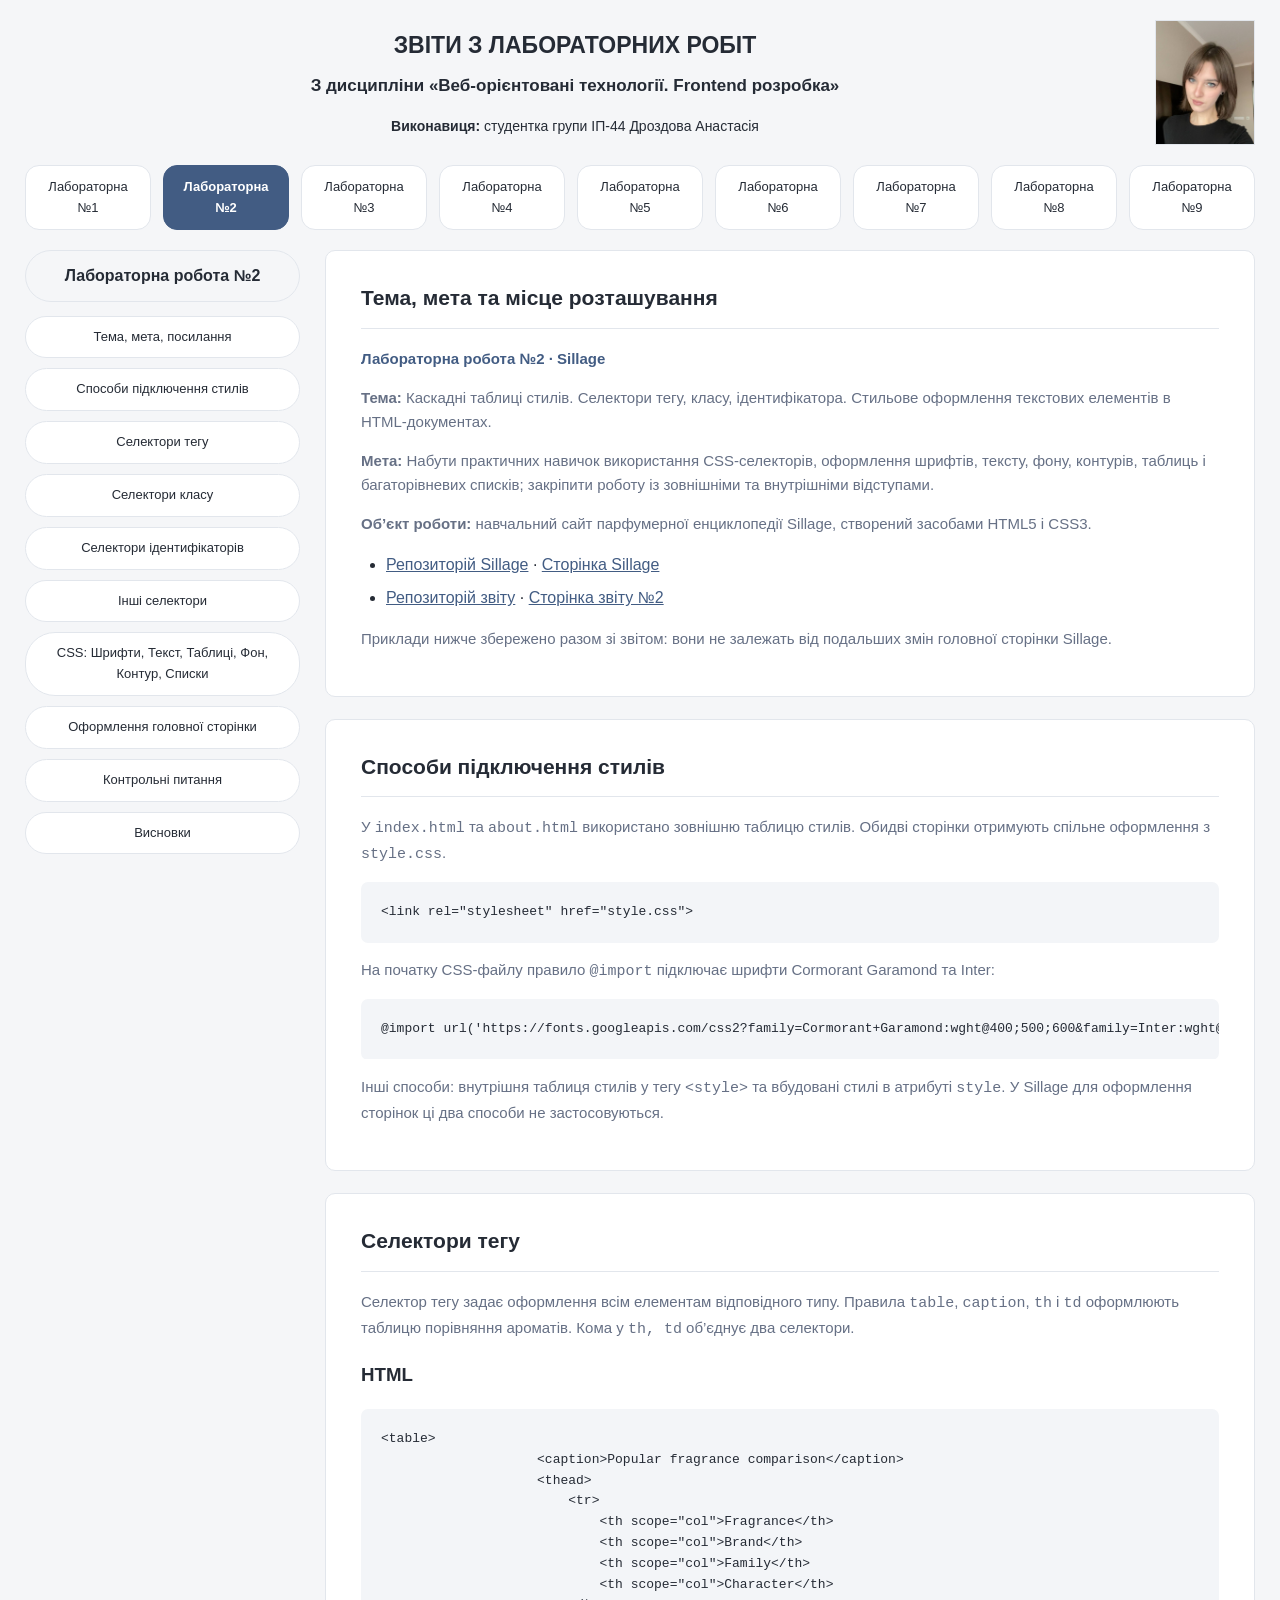
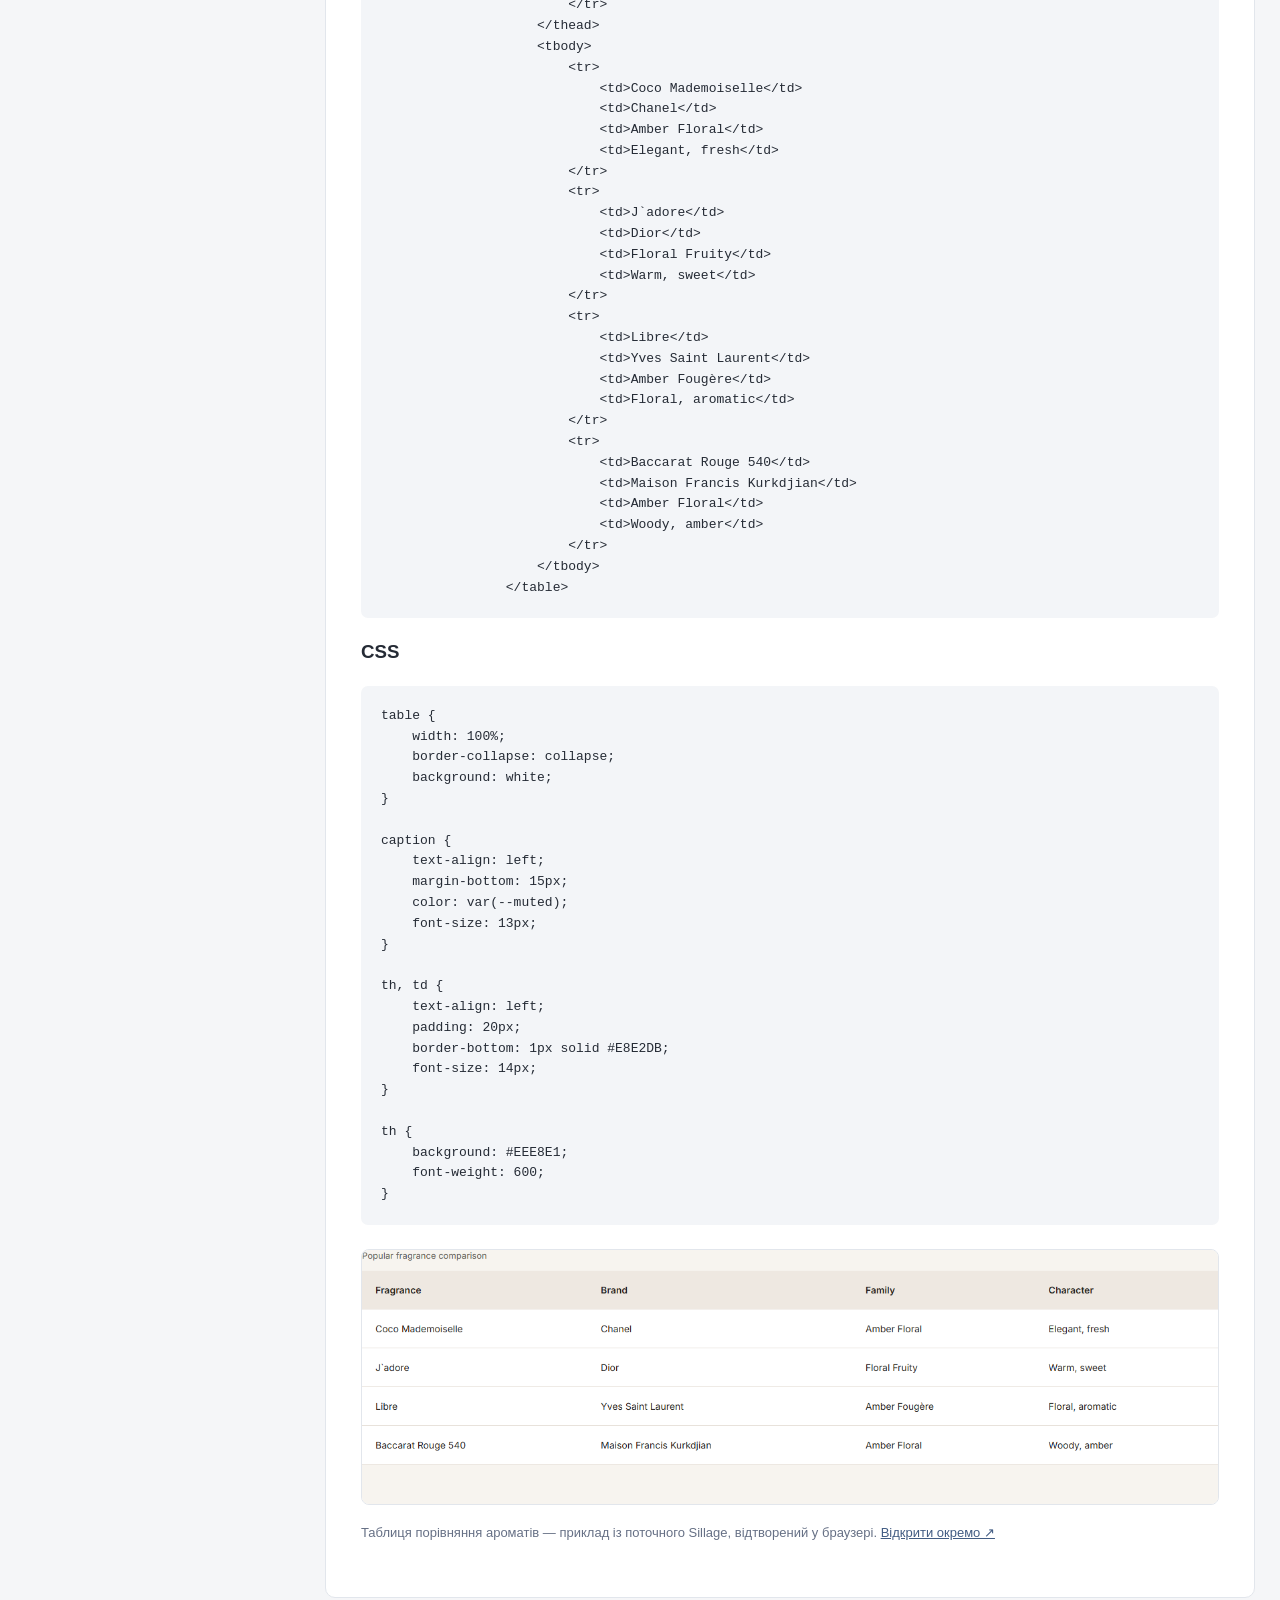
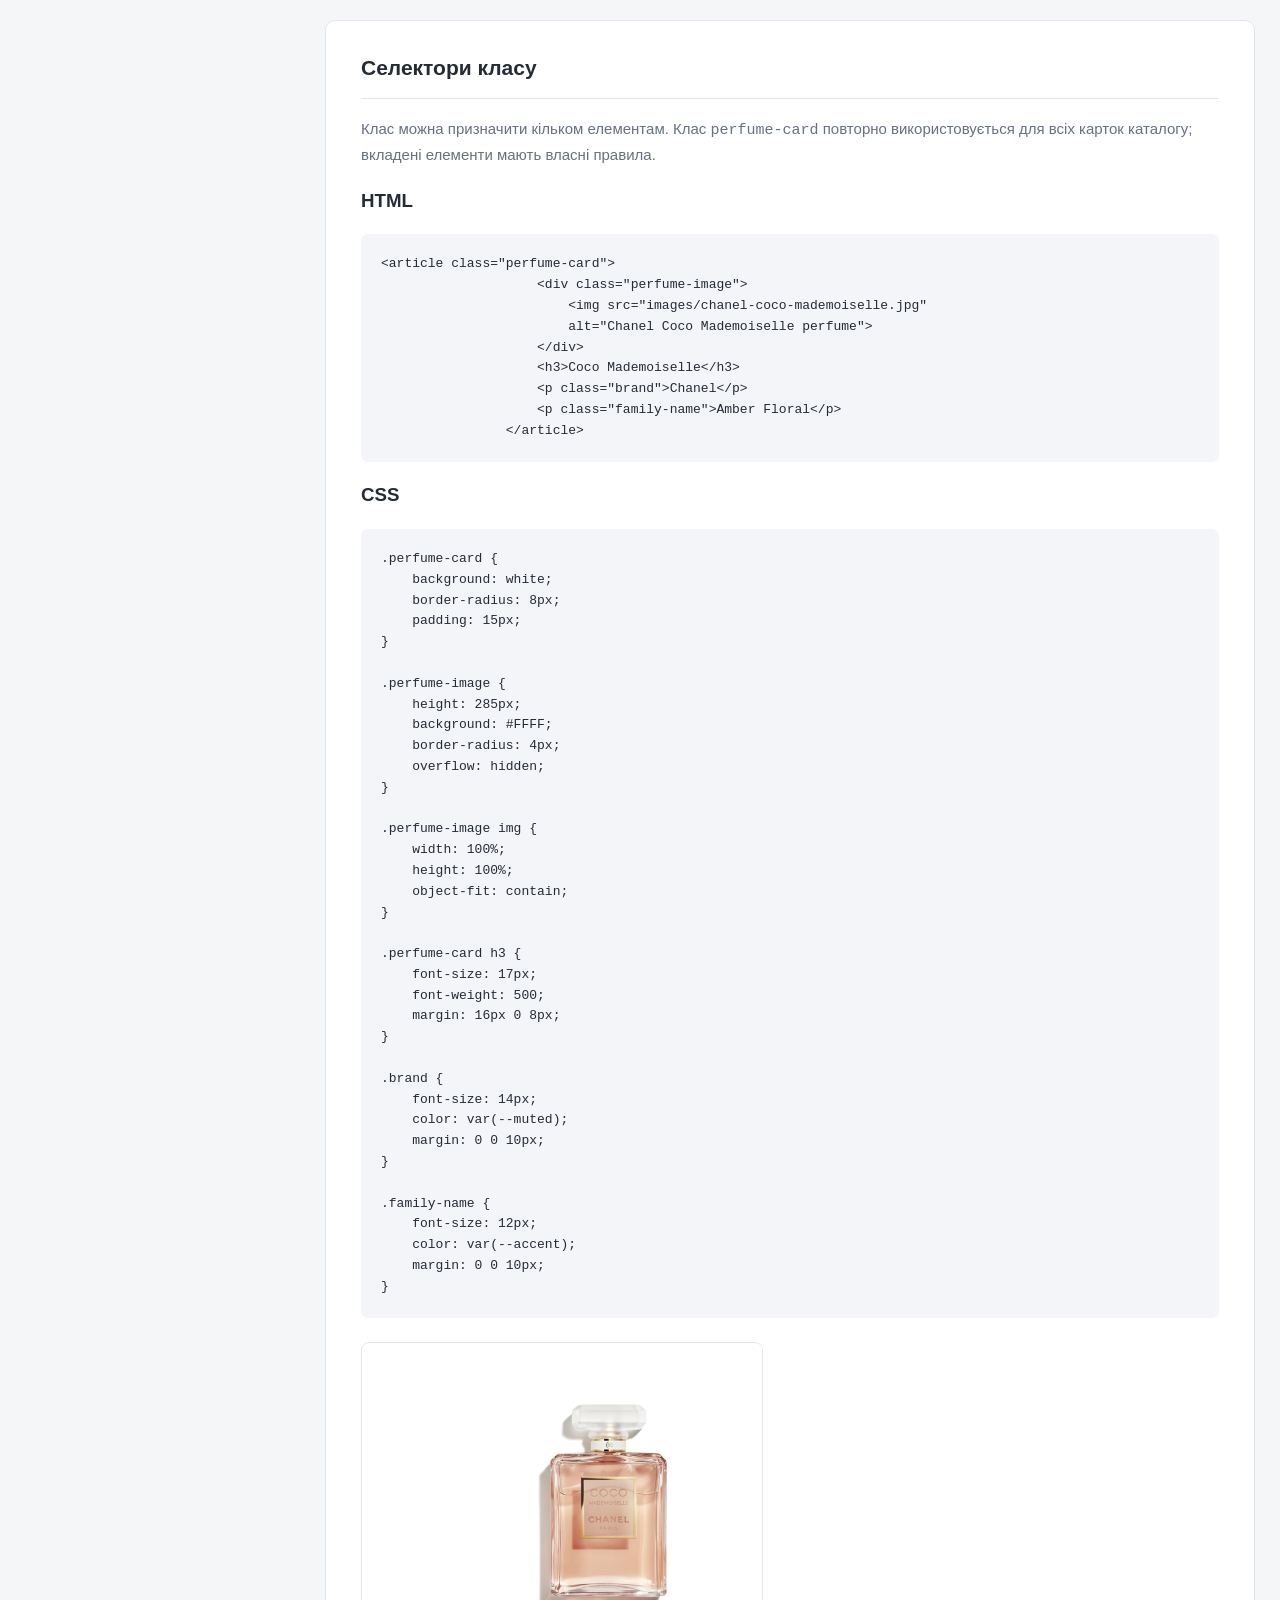
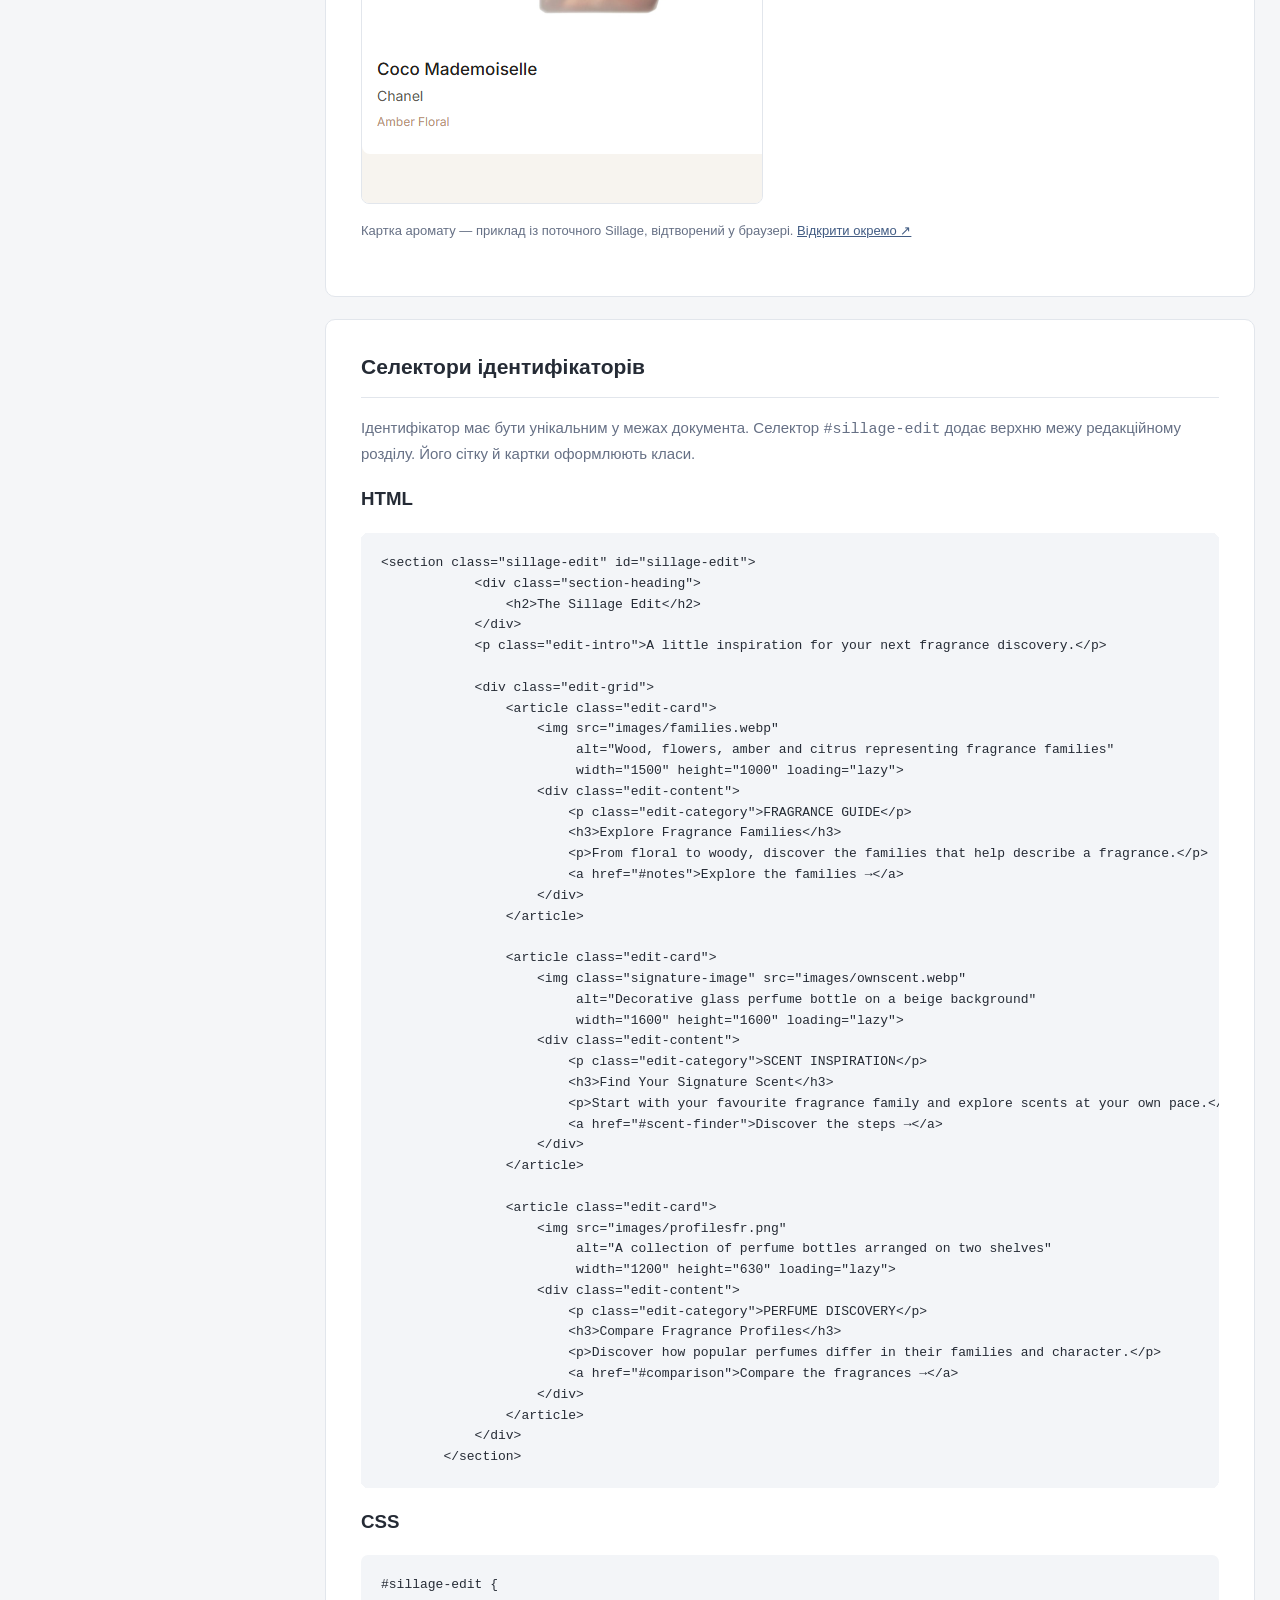
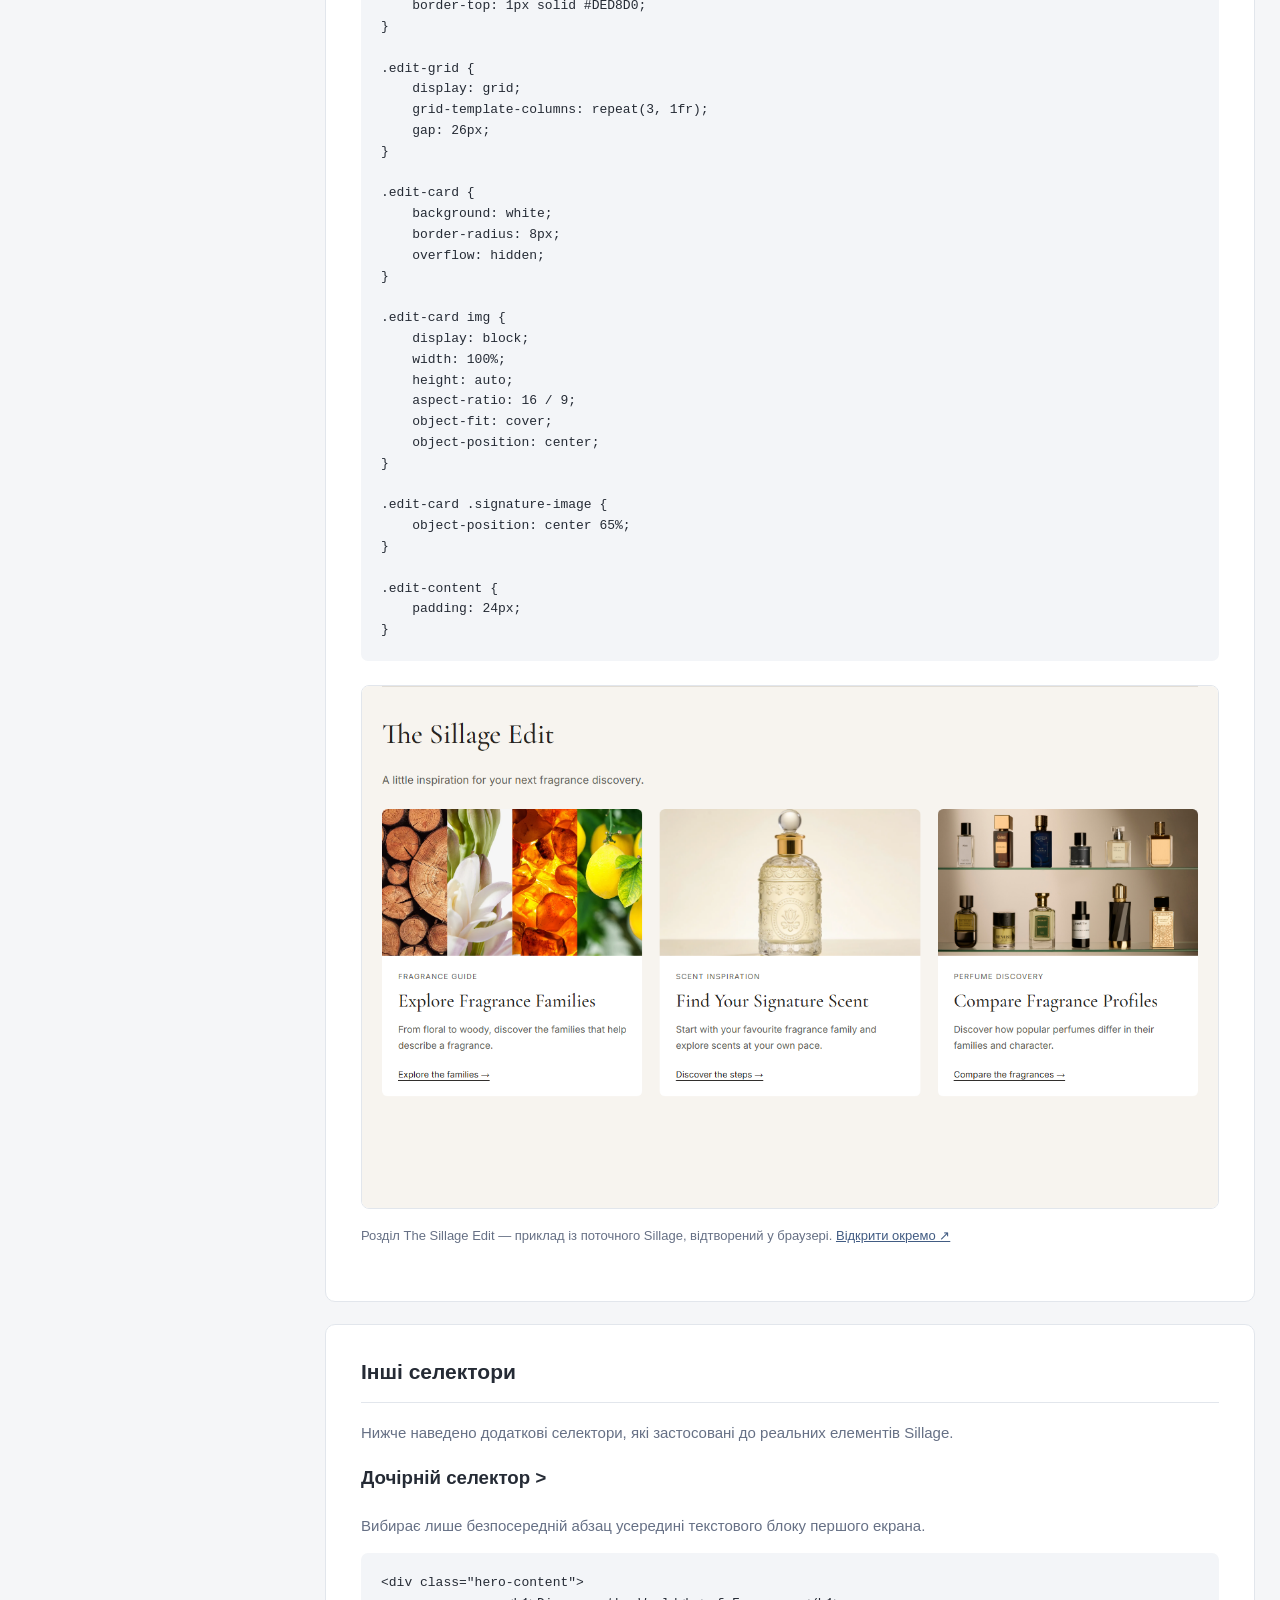
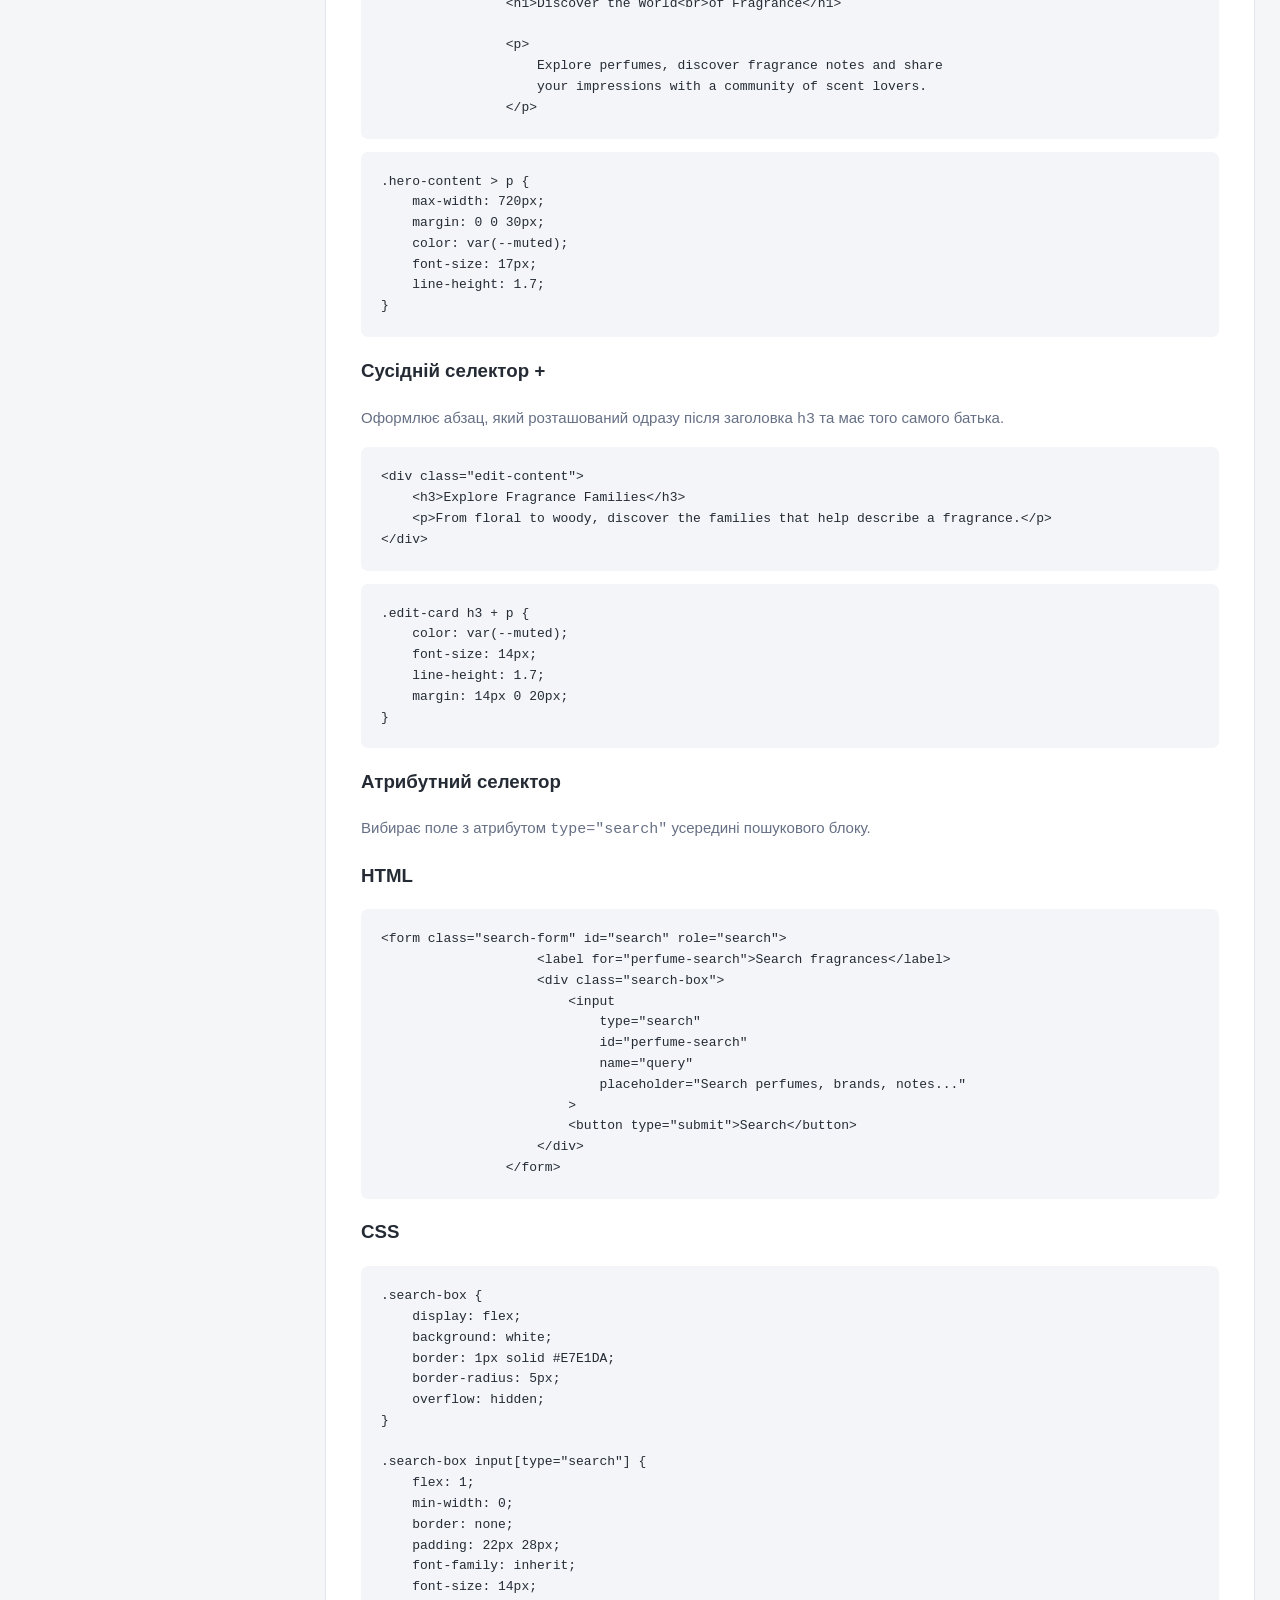
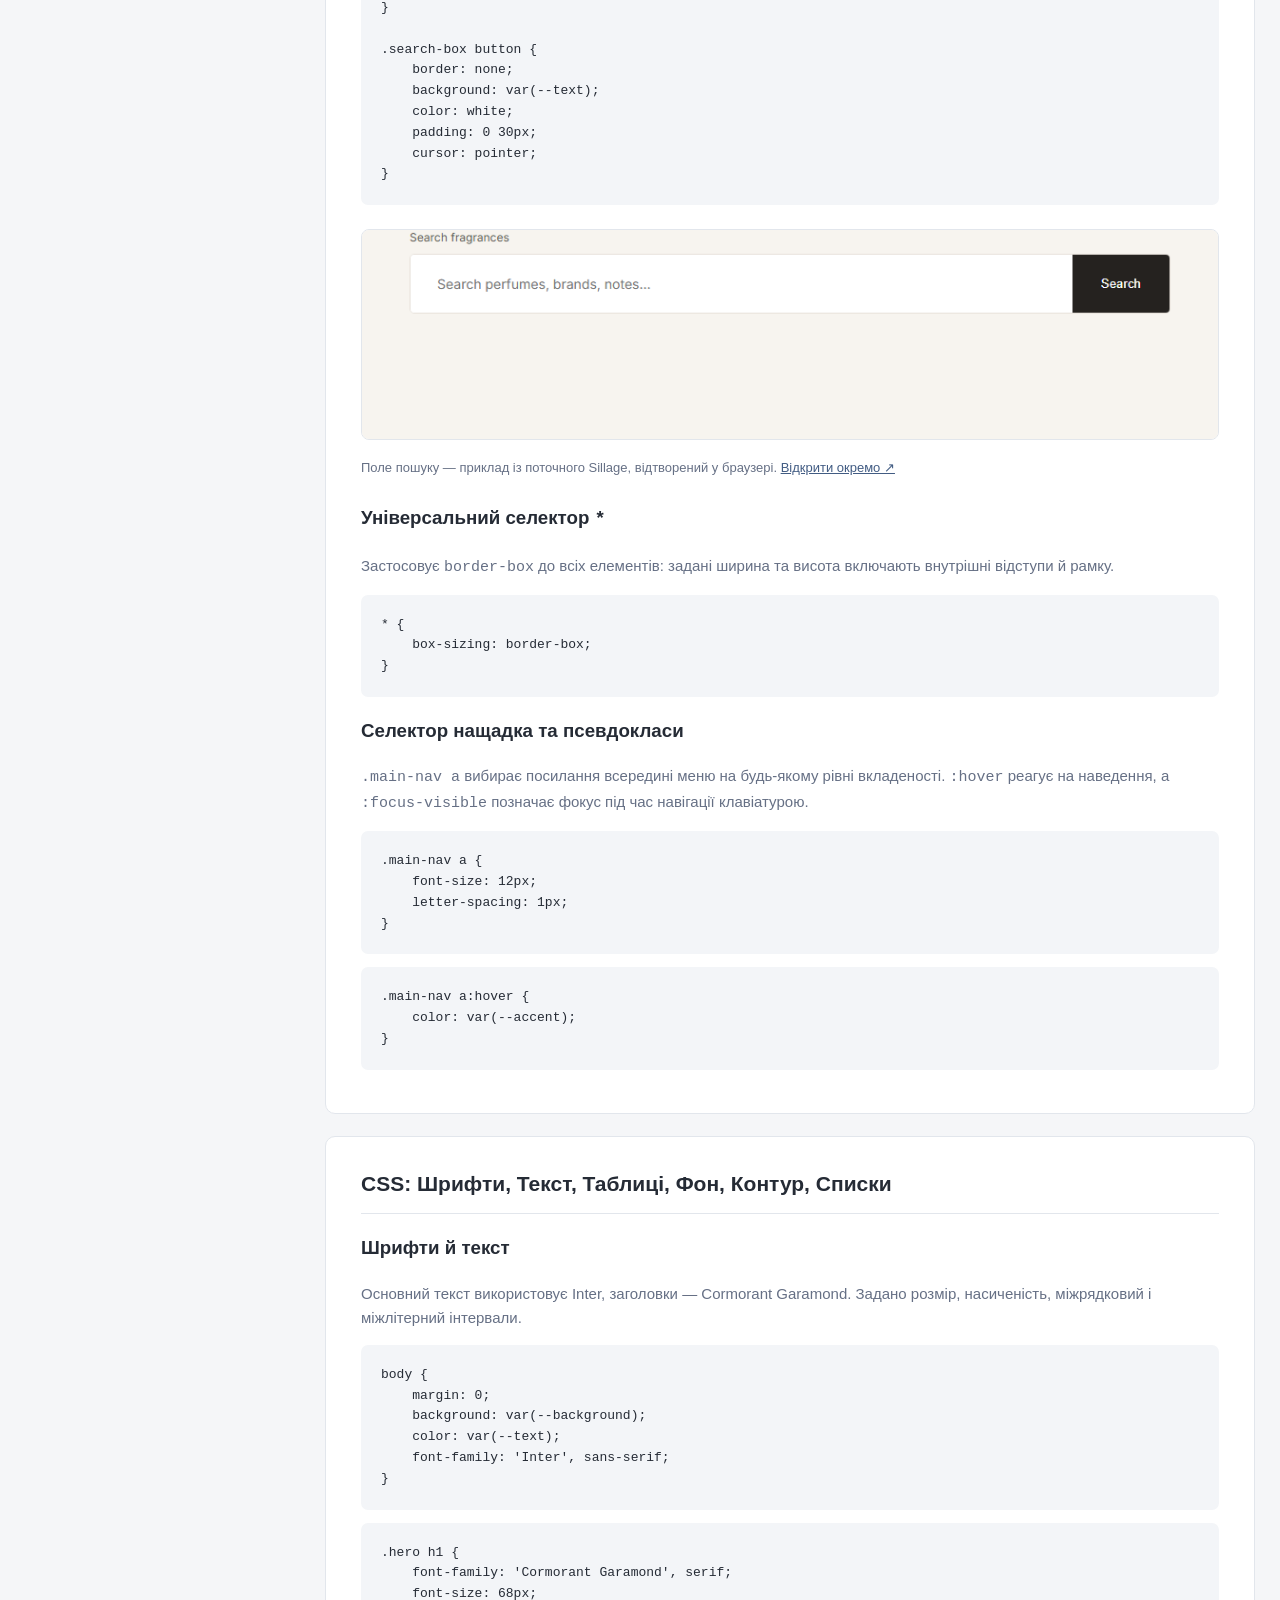
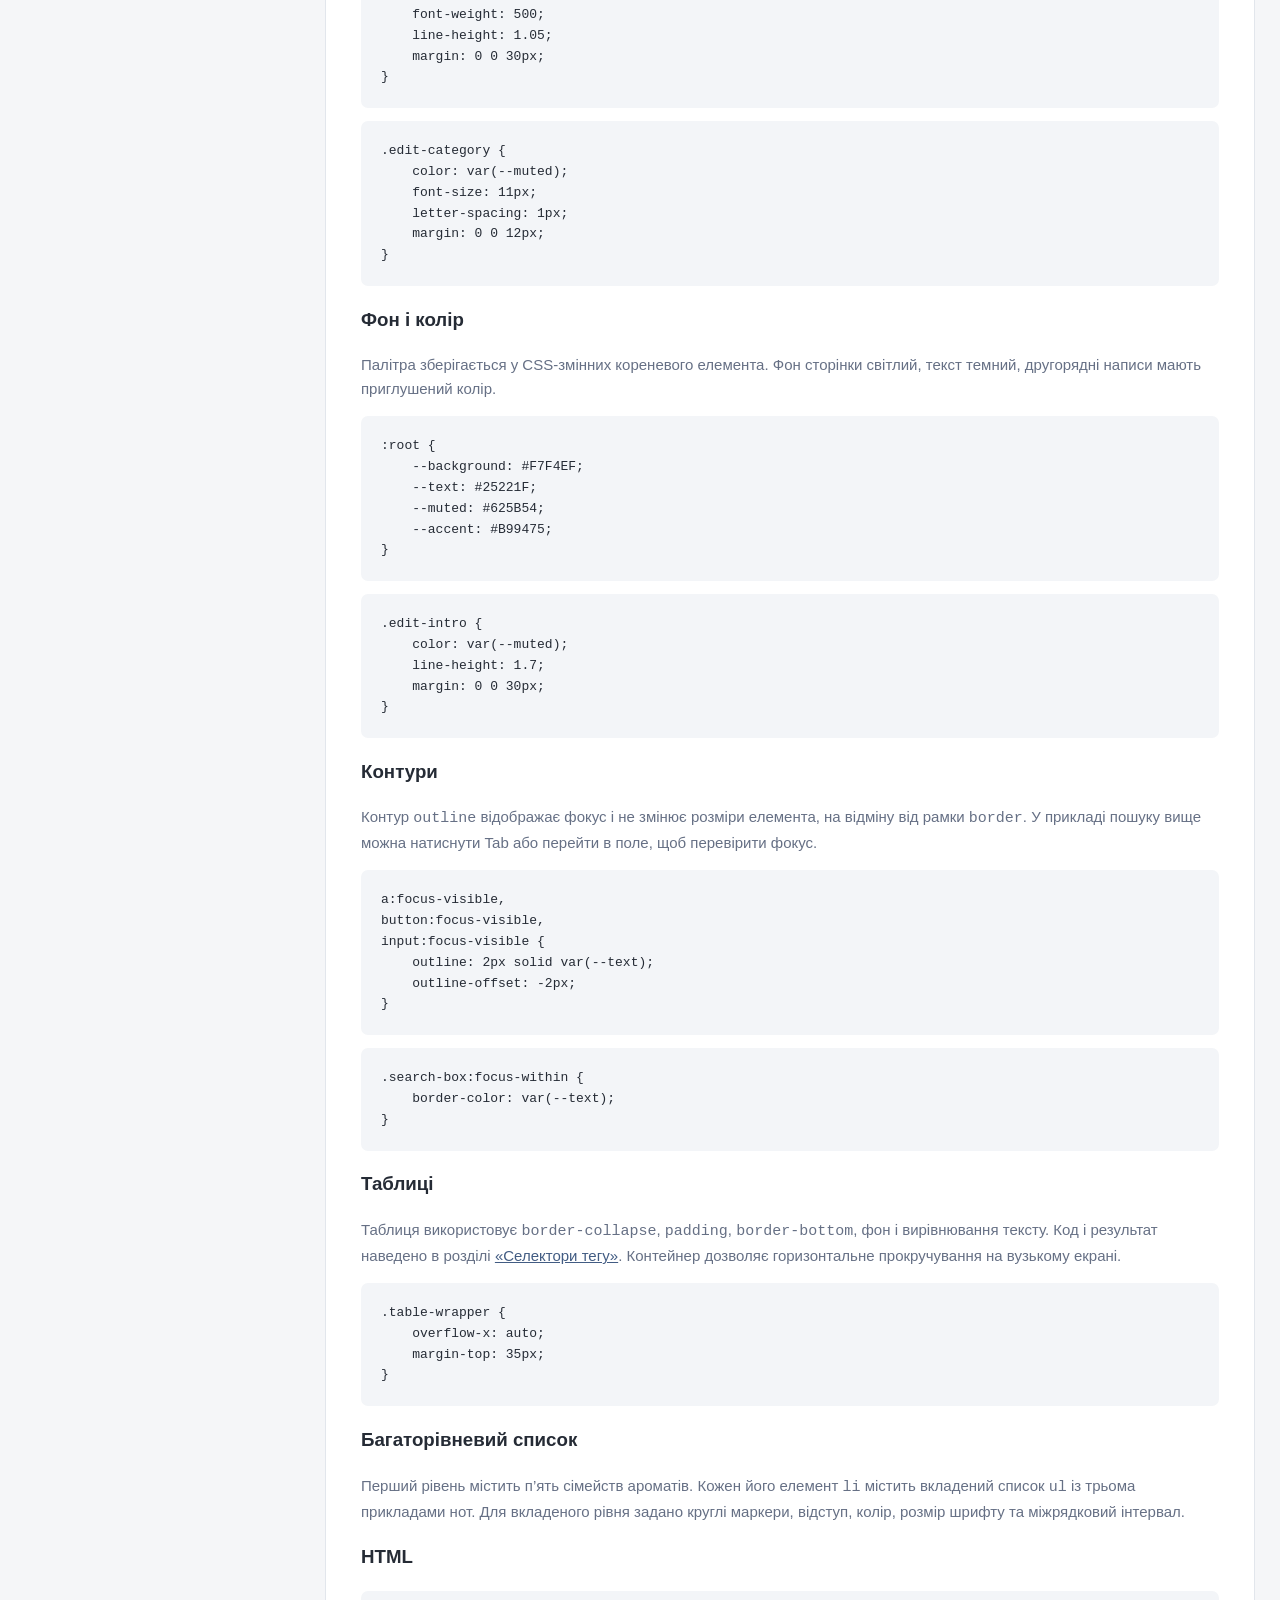
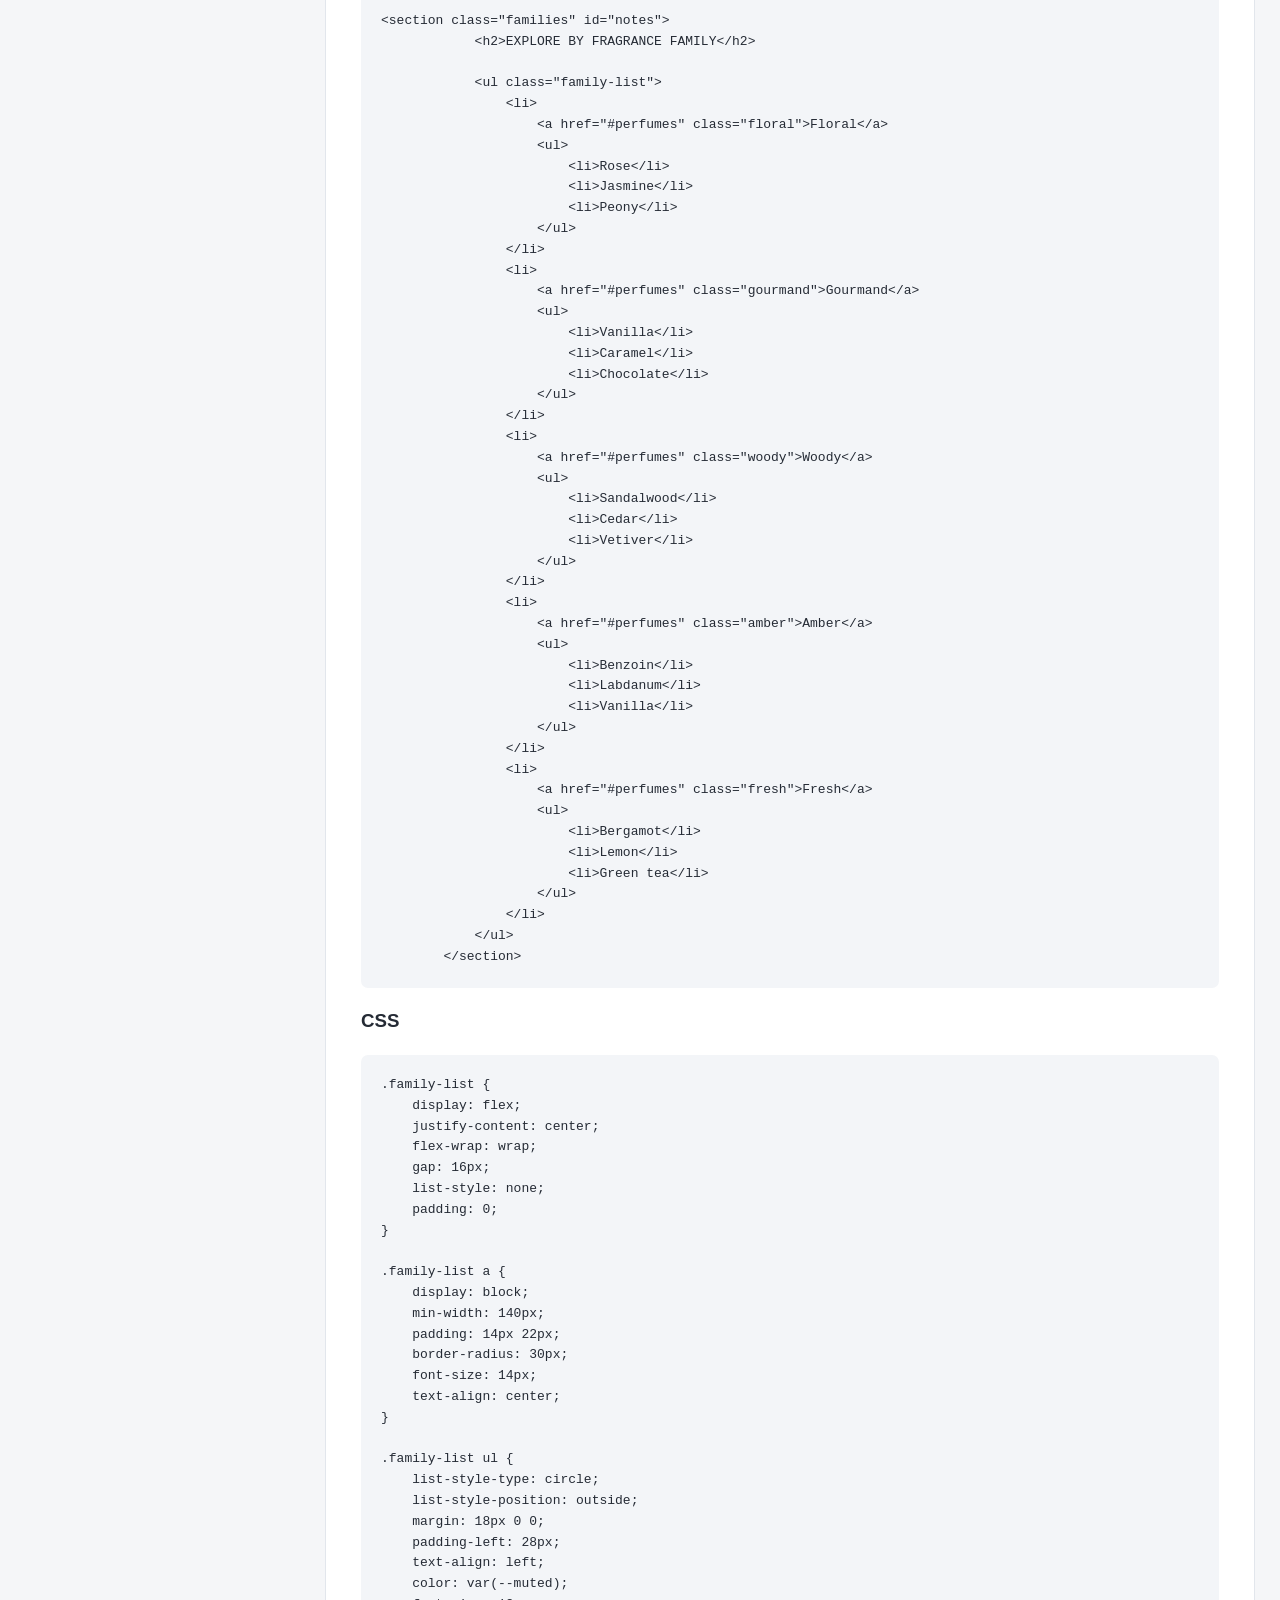
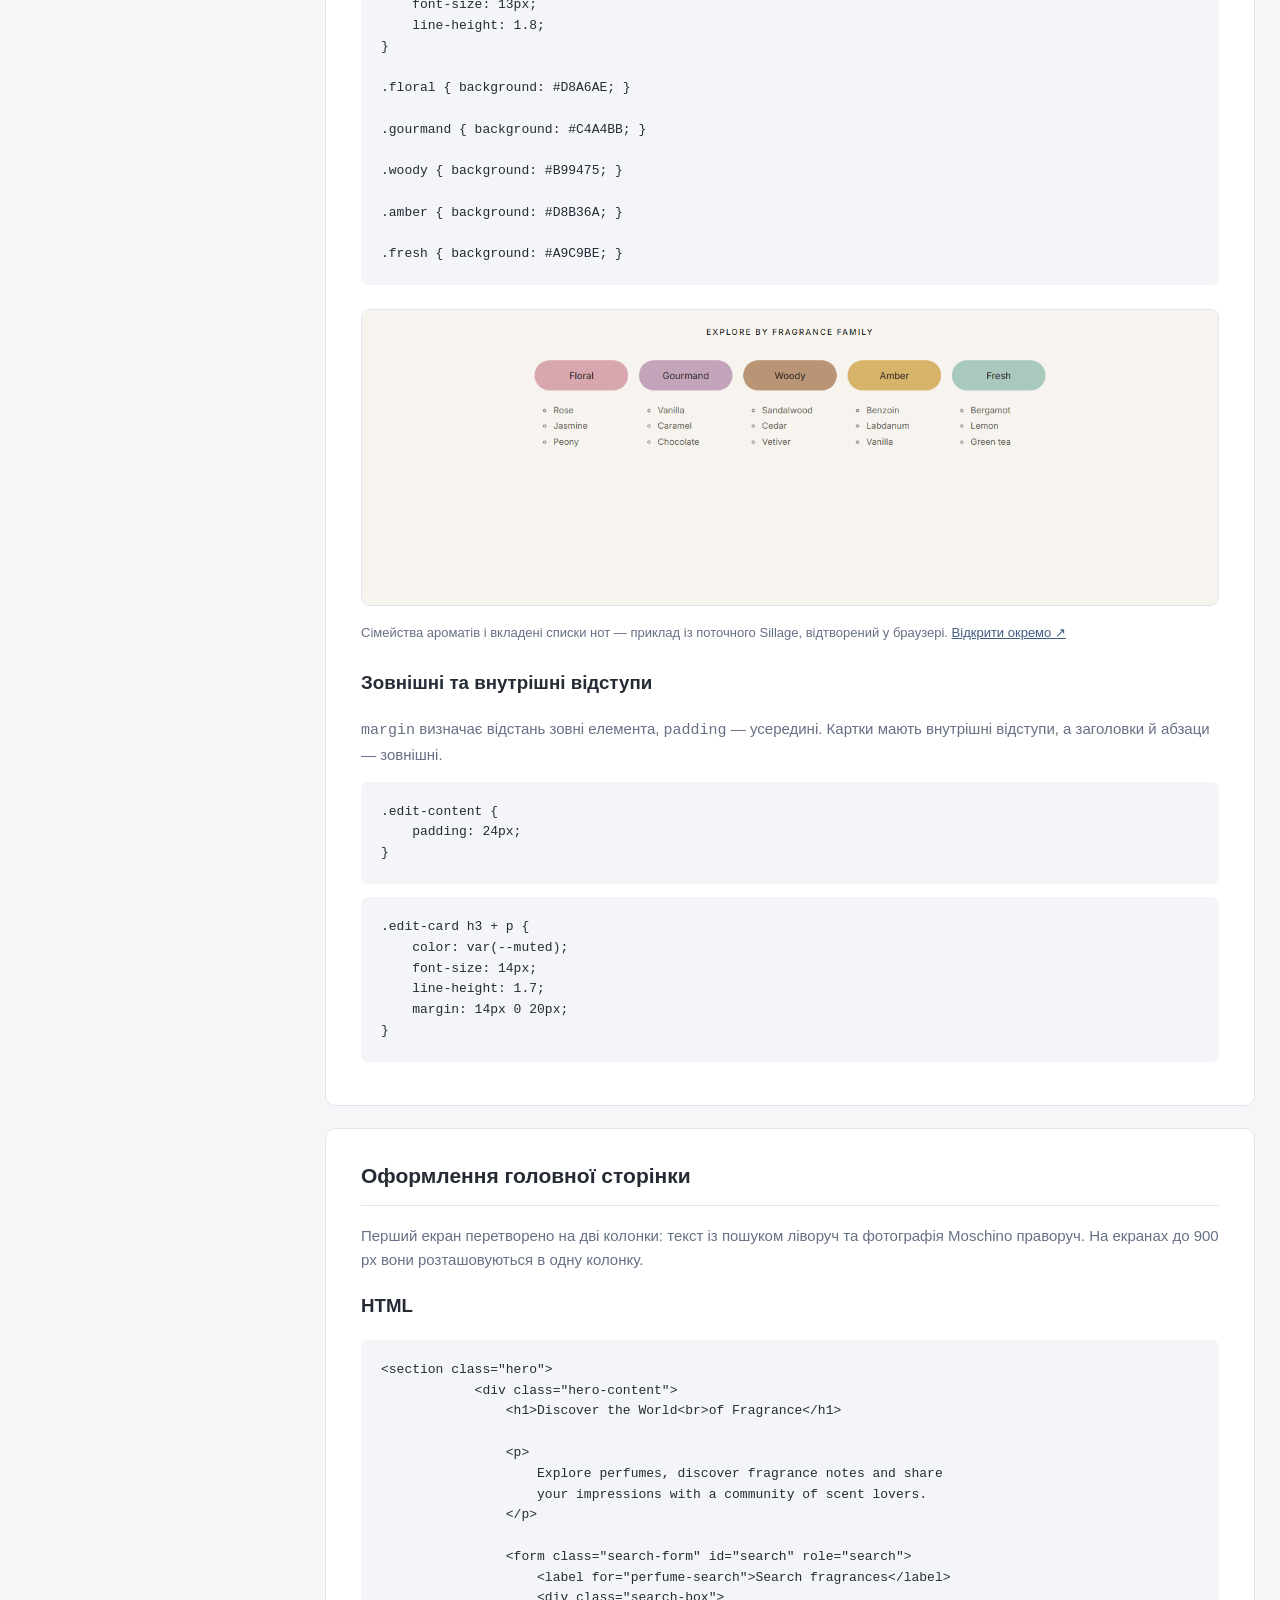
<file: lab2.html>
<!DOCTYPE html>
<html lang="uk">
<head>
<meta charset="UTF-8">
<meta name="viewport" content="width=device-width, initial-scale=1.0">
<title>Лабораторна робота №2 — CSS | Sillage · ІП-44</title>
<link rel="stylesheet" href="style.css">
</head>
<body>
    <header class="report-header">
        <div class="header-text">
            <h1>ЗВІТИ З ЛАБОРАТОРНИХ РОБІТ</h1>
            <h2>З дисципліни «Веб-орієнтовані технології. Frontend розробка»</h2>
            <p><strong>Виконавиця:</strong> студентка групи ІП-44 Дроздова Анастасія</p>
        </div>
        <img src="images/student.jpg" alt="Фото студентки Дроздової Анастасії"
             class="student-photo" width="100" height="125">
    </header>
    <nav class="labs-navigation">
        <a href="index.html#lab1">Лабораторна №1</a>
        <a href="lab2.html" aria-current="page">Лабораторна №2</a>
        <a href="index.html#lab3">Лабораторна №3</a>
        <a href="index.html#lab4">Лабораторна №4</a>
        <a href="index.html#lab5">Лабораторна №5</a>
        <a href="index.html#lab6">Лабораторна №6</a>
        <a href="index.html#lab7">Лабораторна №7</a>
        <a href="index.html#lab8">Лабораторна №8</a>
        <a href="index.html#lab9">Лабораторна №9</a>
    </nav>
<div class="report-layout" id="lab2">
<aside><h3>Лабораторна робота №2</h3><nav class="side-navigation" aria-label="Розділи лабораторної роботи №2"><a href="#lab2-topic">Тема, мета, посилання</a>
<a href="#lab2-connection">Способи підключення стилів</a>
<a href="#lab2-tags">Селектори тегу</a>
<a href="#lab2-classes">Селектори класу</a>
<a href="#lab2-id">Селектори ідентифікаторів</a>
<a href="#lab2-other">Інші селектори</a>
<a href="#lab2-formatting">CSS: Шрифти, Текст, Таблиці, Фон, Контур, Списки</a>
<a href="#lab2-layout">Оформлення головної сторінки</a>
<a href="#lab2-questions">Контрольні питання</a>
<a href="#lab2-conclusion">Висновки</a></nav></aside>
<main>
<section id="lab2-topic"><h2>Тема, мета та місце розташування</h2>
<p class="report-label">Лабораторна робота №2 · Sillage</p>
<p><strong>Тема:</strong> Каскадні таблиці стилів. Селектори тегу, класу, ідентифікатора. Стильове оформлення текстових елементів в HTML-документах.</p>
<p><strong>Мета:</strong> Набути практичних навичок використання CSS-селекторів, оформлення шрифтів, тексту, фону, контурів, таблиць і багаторівневих списків; закріпити роботу із зовнішніми та внутрішніми відступами.</p>
<p><strong>Об’єкт роботи:</strong> навчальний сайт парфумерної енциклопедії Sillage, створений засобами HTML5 і CSS3.</p>
<ul>
<li><a href="https://github.com/am1ata7/IP-44-appWEB-DrozdovaAnastasiia-FIOT2026">Репозиторій Sillage</a> · <a href="https://am1ata7.github.io/IP-44-appWEB-DrozdovaAnastasiia-FIOT2026/">Сторінка Sillage</a></li>
<li><a href="https://github.com/am1ata7/IP-44_appRECORD-DrozdovaAnastasiia-FIOT-2026">Репозиторій звіту</a> · <a href="https://am1ata7.github.io/IP-44_appRECORD-DrozdovaAnastasiia-FIOT-2026/lab2.html">Сторінка звіту №2</a></li>
</ul>
<p>Приклади нижче збережено разом зі звітом: вони не залежать від подальших змін головної сторінки Sillage.</p>
</section>
<section id="lab2-connection"><h2>Способи підключення стилів</h2>
<p>У <code>index.html</code> та <code>about.html</code> використано зовнішню таблицю стилів. Обидві сторінки отримують спільне оформлення з <code>style.css</code>.</p><pre><code>&lt;link rel=&quot;stylesheet&quot; href=&quot;style.css&quot;&gt;</code></pre><p>На початку CSS-файлу правило <code>@import</code> підключає шрифти Cormorant Garamond та Inter:</p><pre><code>@import url(&#x27;https://fonts.googleapis.com/css2?family=Cormorant+Garamond:wght@400;500;600&amp;family=Inter:wght@400;500;600&amp;display=swap&#x27;);</code></pre><p>Інші способи: внутрішня таблиця стилів у тегу <code>&lt;style&gt;</code> та вбудовані стилі в атрибуті <code>style</code>. У Sillage для оформлення сторінок ці два способи не застосовуються.</p>
</section>
<section id="lab2-tags"><h2>Селектори тегу</h2>
<p>Селектор тегу задає оформлення всім елементам відповідного типу. Правила <code>table</code>, <code>caption</code>, <code>th</code> і <code>td</code> оформлюють таблицю порівняння ароматів. Кома у <code>th, td</code> об’єднує два селектори.</p><h3>HTML</h3><pre><code>&lt;table&gt;
                    &lt;caption&gt;Popular fragrance comparison&lt;/caption&gt;
                    &lt;thead&gt;
                        &lt;tr&gt;
                            &lt;th scope=&quot;col&quot;&gt;Fragrance&lt;/th&gt;
                            &lt;th scope=&quot;col&quot;&gt;Brand&lt;/th&gt;
                            &lt;th scope=&quot;col&quot;&gt;Family&lt;/th&gt;
                            &lt;th scope=&quot;col&quot;&gt;Character&lt;/th&gt;
                        &lt;/tr&gt;
                    &lt;/thead&gt;
                    &lt;tbody&gt;
                        &lt;tr&gt;
                            &lt;td&gt;Coco Mademoiselle&lt;/td&gt;
                            &lt;td&gt;Chanel&lt;/td&gt;
                            &lt;td&gt;Amber Floral&lt;/td&gt;
                            &lt;td&gt;Elegant, fresh&lt;/td&gt;
                        &lt;/tr&gt;
                        &lt;tr&gt;
                            &lt;td&gt;J`adore&lt;/td&gt;
                            &lt;td&gt;Dior&lt;/td&gt;
                            &lt;td&gt;Floral Fruity&lt;/td&gt;
                            &lt;td&gt;Warm, sweet&lt;/td&gt;
                        &lt;/tr&gt;
                        &lt;tr&gt;
                            &lt;td&gt;Libre&lt;/td&gt;
                            &lt;td&gt;Yves Saint Laurent&lt;/td&gt;
                            &lt;td&gt;Amber Fougère&lt;/td&gt;
                            &lt;td&gt;Floral, aromatic&lt;/td&gt;
                        &lt;/tr&gt;
                        &lt;tr&gt;
                            &lt;td&gt;Baccarat Rouge 540&lt;/td&gt;
                            &lt;td&gt;Maison Francis Kurkdjian&lt;/td&gt;
                            &lt;td&gt;Amber Floral&lt;/td&gt;
                            &lt;td&gt;Woody, amber&lt;/td&gt;
                        &lt;/tr&gt;
                    &lt;/tbody&gt;
                &lt;/table&gt;</code></pre><h3>CSS</h3><pre><code>table {
    width: 100%;
    border-collapse: collapse;
    background: white;
}

caption {
    text-align: left;
    margin-bottom: 15px;
    color: var(--muted);
    font-size: 13px;
}

th, td {
    text-align: left;
    padding: 20px;
    border-bottom: 1px solid #E8E2DB;
    font-size: 14px;
}

th {
    background: #EEE8E1;
    font-weight: 600;
}</code></pre><figure class="example-result">
<img class="report-image" src="images/lab2/tags.png" alt="Результат оформлення Sillage: tags" loading="lazy">
<figcaption>Таблиця порівняння ароматів — приклад із поточного Sillage, відтворений у браузері. <a href="examples/lab2/tags.html" target="_blank" rel="noopener">Відкрити окремо ↗</a></figcaption>
</figure>
</section>
<section id="lab2-classes"><h2>Селектори класу</h2>
<p>Клас можна призначити кільком елементам. Клас <code>perfume-card</code> повторно використовується для всіх карток каталогу; вкладені елементи мають власні правила.</p><h3>HTML</h3><pre><code>&lt;article class=&quot;perfume-card&quot;&gt;
                    &lt;div class=&quot;perfume-image&quot;&gt;
                        &lt;img src=&quot;images/chanel-coco-mademoiselle.jpg&quot;
                        alt=&quot;Chanel Coco Mademoiselle perfume&quot;&gt;
                    &lt;/div&gt;
                    &lt;h3&gt;Coco Mademoiselle&lt;/h3&gt;
                    &lt;p class=&quot;brand&quot;&gt;Chanel&lt;/p&gt;
                    &lt;p class=&quot;family-name&quot;&gt;Amber Floral&lt;/p&gt;
                &lt;/article&gt;</code></pre><h3>CSS</h3><pre><code>.perfume-card {
    background: white;
    border-radius: 8px;
    padding: 15px;
}

.perfume-image {
    height: 285px;
    background: #FFFF;
    border-radius: 4px;
    overflow: hidden;
}

.perfume-image img {
    width: 100%;
    height: 100%;
    object-fit: contain;
}

.perfume-card h3 {
    font-size: 17px;
    font-weight: 500;
    margin: 16px 0 8px;
}

.brand {
    font-size: 14px;
    color: var(--muted);
    margin: 0 0 10px;
}

.family-name {
    font-size: 12px;
    color: var(--accent);
    margin: 0 0 10px;
}</code></pre><figure class="example-result">
<img class="report-image" src="images/lab2/classes.png" alt="Результат оформлення Sillage: classes" loading="lazy">
<figcaption>Картка аромату — приклад із поточного Sillage, відтворений у браузері. <a href="examples/lab2/classes.html" target="_blank" rel="noopener">Відкрити окремо ↗</a></figcaption>
</figure>
</section>
<section id="lab2-id"><h2>Селектори ідентифікаторів</h2>
<p>Ідентифікатор має бути унікальним у межах документа. Селектор <code>#sillage-edit</code> додає верхню межу редакційному розділу. Його сітку й картки оформлюють класи.</p><h3>HTML</h3><pre><code>&lt;section class=&quot;sillage-edit&quot; id=&quot;sillage-edit&quot;&gt;
            &lt;div class=&quot;section-heading&quot;&gt;
                &lt;h2&gt;The Sillage Edit&lt;/h2&gt;
            &lt;/div&gt;
            &lt;p class=&quot;edit-intro&quot;&gt;A little inspiration for your next fragrance discovery.&lt;/p&gt;

            &lt;div class=&quot;edit-grid&quot;&gt;
                &lt;article class=&quot;edit-card&quot;&gt;
                    &lt;img src=&quot;images/families.webp&quot;
                         alt=&quot;Wood, flowers, amber and citrus representing fragrance families&quot;
                         width=&quot;1500&quot; height=&quot;1000&quot; loading=&quot;lazy&quot;&gt;
                    &lt;div class=&quot;edit-content&quot;&gt;
                        &lt;p class=&quot;edit-category&quot;&gt;FRAGRANCE GUIDE&lt;/p&gt;
                        &lt;h3&gt;Explore Fragrance Families&lt;/h3&gt;
                        &lt;p&gt;From floral to woody, discover the families that help describe a fragrance.&lt;/p&gt;
                        &lt;a href=&quot;#notes&quot;&gt;Explore the families →&lt;/a&gt;
                    &lt;/div&gt;
                &lt;/article&gt;

                &lt;article class=&quot;edit-card&quot;&gt;
                    &lt;img class=&quot;signature-image&quot; src=&quot;images/ownscent.webp&quot;
                         alt=&quot;Decorative glass perfume bottle on a beige background&quot;
                         width=&quot;1600&quot; height=&quot;1600&quot; loading=&quot;lazy&quot;&gt;
                    &lt;div class=&quot;edit-content&quot;&gt;
                        &lt;p class=&quot;edit-category&quot;&gt;SCENT INSPIRATION&lt;/p&gt;
                        &lt;h3&gt;Find Your Signature Scent&lt;/h3&gt;
                        &lt;p&gt;Start with your favourite fragrance family and explore scents at your own pace.&lt;/p&gt;
                        &lt;a href=&quot;#scent-finder&quot;&gt;Discover the steps →&lt;/a&gt;
                    &lt;/div&gt;
                &lt;/article&gt;

                &lt;article class=&quot;edit-card&quot;&gt;
                    &lt;img src=&quot;images/profilesfr.png&quot;
                         alt=&quot;A collection of perfume bottles arranged on two shelves&quot;
                         width=&quot;1200&quot; height=&quot;630&quot; loading=&quot;lazy&quot;&gt;
                    &lt;div class=&quot;edit-content&quot;&gt;
                        &lt;p class=&quot;edit-category&quot;&gt;PERFUME DISCOVERY&lt;/p&gt;
                        &lt;h3&gt;Compare Fragrance Profiles&lt;/h3&gt;
                        &lt;p&gt;Discover how popular perfumes differ in their families and character.&lt;/p&gt;
                        &lt;a href=&quot;#comparison&quot;&gt;Compare the fragrances →&lt;/a&gt;
                    &lt;/div&gt;
                &lt;/article&gt;
            &lt;/div&gt;
        &lt;/section&gt;</code></pre><h3>CSS</h3><pre><code>#sillage-edit {
    border-top: 1px solid #DED8D0;
}

.edit-grid {
    display: grid;
    grid-template-columns: repeat(3, 1fr);
    gap: 26px;
}

.edit-card {
    background: white;
    border-radius: 8px;
    overflow: hidden;
}

.edit-card img {
    display: block;
    width: 100%;
    height: auto;
    aspect-ratio: 16 / 9;
    object-fit: cover;
    object-position: center;
}

.edit-card .signature-image {
    object-position: center 65%;
}

.edit-content {
    padding: 24px;
}</code></pre><figure class="example-result">
<img class="report-image" src="images/lab2/identifier.png" alt="Результат оформлення Sillage: identifier" loading="lazy">
<figcaption>Розділ The Sillage Edit — приклад із поточного Sillage, відтворений у браузері. <a href="examples/lab2/identifier.html" target="_blank" rel="noopener">Відкрити окремо ↗</a></figcaption>
</figure>
</section>
<section id="lab2-other"><h2>Інші селектори</h2>
<p>Нижче наведено додаткові селектори, які застосовані до реальних елементів Sillage.</p>
<h3>Дочірній селектор <code>&gt;</code></h3><p>Вибирає лише безпосередній абзац усередині текстового блоку першого екрана.</p><pre><code>&lt;div class=&quot;hero-content&quot;&gt;
                &lt;h1&gt;Discover the World&lt;br&gt;of Fragrance&lt;/h1&gt;

                &lt;p&gt;
                    Explore perfumes, discover fragrance notes and share
                    your impressions with a community of scent lovers.
                &lt;/p&gt;</code></pre><pre><code>.hero-content &gt; p {
    max-width: 720px;
    margin: 0 0 30px;
    color: var(--muted);
    font-size: 17px;
    line-height: 1.7;
}</code></pre>
<h3>Сусідній селектор <code>+</code></h3><p>Оформлює абзац, який розташований одразу після заголовка <code>h3</code> та має того самого батька.</p><pre><code>&lt;div class=&quot;edit-content&quot;&gt;
    &lt;h3&gt;Explore Fragrance Families&lt;/h3&gt;
    &lt;p&gt;From floral to woody, discover the families that help describe a fragrance.&lt;/p&gt;
&lt;/div&gt;</code></pre><pre><code>.edit-card h3 + p {
    color: var(--muted);
    font-size: 14px;
    line-height: 1.7;
    margin: 14px 0 20px;
}</code></pre>
<h3>Атрибутний селектор</h3><p>Вибирає поле з атрибутом <code>type="search"</code> усередині пошукового блоку.</p><h3>HTML</h3><pre><code>&lt;form class=&quot;search-form&quot; id=&quot;search&quot; role=&quot;search&quot;&gt;
                    &lt;label for=&quot;perfume-search&quot;&gt;Search fragrances&lt;/label&gt;
                    &lt;div class=&quot;search-box&quot;&gt;
                        &lt;input
                            type=&quot;search&quot;
                            id=&quot;perfume-search&quot;
                            name=&quot;query&quot;
                            placeholder=&quot;Search perfumes, brands, notes...&quot;
                        &gt;
                        &lt;button type=&quot;submit&quot;&gt;Search&lt;/button&gt;
                    &lt;/div&gt;
                &lt;/form&gt;</code></pre><h3>CSS</h3><pre><code>.search-box {
    display: flex;
    background: white;
    border: 1px solid #E7E1DA;
    border-radius: 5px;
    overflow: hidden;
}

.search-box input[type=&quot;search&quot;] {
    flex: 1;
    min-width: 0;
    border: none;
    padding: 22px 28px;
    font-family: inherit;
    font-size: 14px;
}

.search-box button {
    border: none;
    background: var(--text);
    color: white;
    padding: 0 30px;
    cursor: pointer;
}</code></pre><figure class="example-result">
<img class="report-image" src="images/lab2/attribute.png" alt="Результат оформлення Sillage: attribute" loading="lazy">
<figcaption>Поле пошуку — приклад із поточного Sillage, відтворений у браузері. <a href="examples/lab2/attribute.html" target="_blank" rel="noopener">Відкрити окремо ↗</a></figcaption>
</figure>
<h3>Універсальний селектор <code>*</code></h3><p>Застосовує <code>border-box</code> до всіх елементів: задані ширина та висота включають внутрішні відступи й рамку.</p><pre><code>* {
    box-sizing: border-box;
}</code></pre>
<h3>Селектор нащадка та псевдокласи</h3><p><code>.main-nav a</code> вибирає посилання всередині меню на будь-якому рівні вкладеності. <code>:hover</code> реагує на наведення, а <code>:focus-visible</code> позначає фокус під час навігації клавіатурою.</p><pre><code>.main-nav a {
    font-size: 12px;
    letter-spacing: 1px;
}</code></pre><pre><code>.main-nav a:hover {
    color: var(--accent);
}</code></pre>
</section>
<section id="lab2-formatting"><h2>CSS: Шрифти, Текст, Таблиці, Фон, Контур, Списки</h2>
<h3>Шрифти й текст</h3><p>Основний текст використовує Inter, заголовки — Cormorant Garamond. Задано розмір, насиченість, міжрядковий і міжлітерний інтервали.</p><pre><code>body {
    margin: 0;
    background: var(--background);
    color: var(--text);
    font-family: &#x27;Inter&#x27;, sans-serif;
}</code></pre><pre><code>.hero h1 {
    font-family: &#x27;Cormorant Garamond&#x27;, serif;
    font-size: 68px;
    font-weight: 500;
    line-height: 1.05;
    margin: 0 0 30px;
}</code></pre><pre><code>.edit-category {
    color: var(--muted);
    font-size: 11px;
    letter-spacing: 1px;
    margin: 0 0 12px;
}</code></pre>
<h3>Фон і колір</h3><p>Палітра зберігається у CSS-змінних кореневого елемента. Фон сторінки світлий, текст темний, другорядні написи мають приглушений колір.</p><pre><code>:root {
    --background: #F7F4EF;
    --text: #25221F;
    --muted: #625B54;
    --accent: #B99475;
}</code></pre><pre><code>.edit-intro {
    color: var(--muted);
    line-height: 1.7;
    margin: 0 0 30px;
}</code></pre>
<h3>Контури</h3><p>Контур <code>outline</code> відображає фокус і не змінює розміри елемента, на відміну від рамки <code>border</code>. У прикладі пошуку вище можна натиснути Tab або перейти в поле, щоб перевірити фокус.</p><pre><code>a:focus-visible,
button:focus-visible,
input:focus-visible {
    outline: 2px solid var(--text);
    outline-offset: -2px;
}</code></pre><pre><code>.search-box:focus-within {
    border-color: var(--text);
}</code></pre>
<h3>Таблиці</h3><p>Таблиця використовує <code>border-collapse</code>, <code>padding</code>, <code>border-bottom</code>, фон і вирівнювання тексту. Код і результат наведено в розділі <a href="#lab2-tags">«Селектори тегу»</a>. Контейнер дозволяє горизонтальне прокручування на вузькому екрані.</p><pre><code>.table-wrapper {
    overflow-x: auto;
    margin-top: 35px;
}</code></pre>
<h3>Багаторівневий список</h3><p>Перший рівень містить п’ять сімейств ароматів. Кожен його елемент <code>li</code> містить вкладений список <code>ul</code> із трьома прикладами нот. Для вкладеного рівня задано круглі маркери, відступ, колір, розмір шрифту та міжрядковий інтервал.</p><h3>HTML</h3><pre><code>&lt;section class=&quot;families&quot; id=&quot;notes&quot;&gt;
            &lt;h2&gt;EXPLORE BY FRAGRANCE FAMILY&lt;/h2&gt;

            &lt;ul class=&quot;family-list&quot;&gt;
                &lt;li&gt;
                    &lt;a href=&quot;#perfumes&quot; class=&quot;floral&quot;&gt;Floral&lt;/a&gt;
                    &lt;ul&gt;
                        &lt;li&gt;Rose&lt;/li&gt;
                        &lt;li&gt;Jasmine&lt;/li&gt;
                        &lt;li&gt;Peony&lt;/li&gt;
                    &lt;/ul&gt;
                &lt;/li&gt;
                &lt;li&gt;
                    &lt;a href=&quot;#perfumes&quot; class=&quot;gourmand&quot;&gt;Gourmand&lt;/a&gt;
                    &lt;ul&gt;
                        &lt;li&gt;Vanilla&lt;/li&gt;
                        &lt;li&gt;Caramel&lt;/li&gt;
                        &lt;li&gt;Chocolate&lt;/li&gt;
                    &lt;/ul&gt;
                &lt;/li&gt;
                &lt;li&gt;
                    &lt;a href=&quot;#perfumes&quot; class=&quot;woody&quot;&gt;Woody&lt;/a&gt;
                    &lt;ul&gt;
                        &lt;li&gt;Sandalwood&lt;/li&gt;
                        &lt;li&gt;Cedar&lt;/li&gt;
                        &lt;li&gt;Vetiver&lt;/li&gt;
                    &lt;/ul&gt;
                &lt;/li&gt;
                &lt;li&gt;
                    &lt;a href=&quot;#perfumes&quot; class=&quot;amber&quot;&gt;Amber&lt;/a&gt;
                    &lt;ul&gt;
                        &lt;li&gt;Benzoin&lt;/li&gt;
                        &lt;li&gt;Labdanum&lt;/li&gt;
                        &lt;li&gt;Vanilla&lt;/li&gt;
                    &lt;/ul&gt;
                &lt;/li&gt;
                &lt;li&gt;
                    &lt;a href=&quot;#perfumes&quot; class=&quot;fresh&quot;&gt;Fresh&lt;/a&gt;
                    &lt;ul&gt;
                        &lt;li&gt;Bergamot&lt;/li&gt;
                        &lt;li&gt;Lemon&lt;/li&gt;
                        &lt;li&gt;Green tea&lt;/li&gt;
                    &lt;/ul&gt;
                &lt;/li&gt;
            &lt;/ul&gt;
        &lt;/section&gt;</code></pre><h3>CSS</h3><pre><code>.family-list {
    display: flex;
    justify-content: center;
    flex-wrap: wrap;
    gap: 16px;
    list-style: none;
    padding: 0;
}

.family-list a {
    display: block;
    min-width: 140px;
    padding: 14px 22px;
    border-radius: 30px;
    font-size: 14px;
    text-align: center;
}

.family-list ul {
    list-style-type: circle;
    list-style-position: outside;
    margin: 18px 0 0;
    padding-left: 28px;
    text-align: left;
    color: var(--muted);
    font-size: 13px;
    line-height: 1.8;
}

.floral { background: #D8A6AE; }

.gourmand { background: #C4A4BB; }

.woody { background: #B99475; }

.amber { background: #D8B36A; }

.fresh { background: #A9C9BE; }</code></pre><figure class="example-result">
<img class="report-image" src="images/lab2/lists.png" alt="Результат оформлення Sillage: lists" loading="lazy">
<figcaption>Сімейства ароматів і вкладені списки нот — приклад із поточного Sillage, відтворений у браузері. <a href="examples/lab2/lists.html" target="_blank" rel="noopener">Відкрити окремо ↗</a></figcaption>
</figure>
<h3>Зовнішні та внутрішні відступи</h3><p><code>margin</code> визначає відстань зовні елемента, <code>padding</code> — усередині. Картки мають внутрішні відступи, а заголовки й абзаци — зовнішні.</p><pre><code>.edit-content {
    padding: 24px;
}</code></pre><pre><code>.edit-card h3 + p {
    color: var(--muted);
    font-size: 14px;
    line-height: 1.7;
    margin: 14px 0 20px;
}</code></pre>
</section>
<section id="lab2-layout"><h2>Оформлення головної сторінки</h2>
<p>Перший екран перетворено на дві колонки: текст із пошуком ліворуч та фотографія Moschino праворуч. На екранах до 900 px вони розташовуються в одну колонку.</p><h3>HTML</h3><pre><code>&lt;section class=&quot;hero&quot;&gt;
            &lt;div class=&quot;hero-content&quot;&gt;
                &lt;h1&gt;Discover the World&lt;br&gt;of Fragrance&lt;/h1&gt;

                &lt;p&gt;
                    Explore perfumes, discover fragrance notes and share
                    your impressions with a community of scent lovers.
                &lt;/p&gt;

                &lt;form class=&quot;search-form&quot; id=&quot;search&quot; role=&quot;search&quot;&gt;
                    &lt;label for=&quot;perfume-search&quot;&gt;Search fragrances&lt;/label&gt;
                    &lt;div class=&quot;search-box&quot;&gt;
                        &lt;input
                            type=&quot;search&quot;
                            id=&quot;perfume-search&quot;
                            name=&quot;query&quot;
                            placeholder=&quot;Search perfumes, brands, notes...&quot;
                        &gt;
                        &lt;button type=&quot;submit&quot;&gt;Search&lt;/button&gt;
                    &lt;/div&gt;
                &lt;/form&gt;
            &lt;/div&gt;
            &lt;img class=&quot;hero-image&quot; src=&quot;images/toynew.jpg&quot;
                 alt=&quot;Colourful Moschino perfume bottles shaped like teddy bears&quot;
                 width=&quot;1650&quot; height=&quot;2048&quot;&gt;
        &lt;/section&gt;</code></pre><h3>CSS</h3><pre><code>.hero {
    display: grid;
    grid-template-columns: 1fr 1fr;
    align-items: center;
    gap: 50px;
    max-width: 1300px;
    margin: 0 auto;
    padding: 55px 30px 65px;
}

.hero-image {
    display: block;
    width: 100%;
    height: 480px;
    object-fit: cover;
    border-radius: 8px;
}

.hero h1 {
    font-family: &#x27;Cormorant Garamond&#x27;, serif;
    font-size: 68px;
    font-weight: 500;
    line-height: 1.05;
    margin: 0 0 30px;
}</code></pre><figure class="example-result">
<img class="report-image" src="images/lab2/hero.png" alt="Результат оформлення Sillage: hero" loading="lazy">
<figcaption>Перший екран Sillage — приклад із поточного Sillage, відтворений у браузері. <a href="examples/lab2/hero.html" target="_blank" rel="noopener">Відкрити окремо ↗</a></figcaption>
</figure><h3>Адаптивність</h3><pre><code>@media (max-width: 900px) {
    .hero {
        grid-template-columns: 1fr;
        gap: 30px;
    }

    .edit-grid {
        grid-template-columns: repeat(2, 1fr);
    }
}

@media (max-width: 550px) {
    .edit-grid {
        grid-template-columns: 1fr;
    }
}</code></pre><h3>The Sillage Edit і фотографії</h3><p>Після каталогу додано три редакційні картки з переходами до наявних розділів сайту. Фотографії мають єдине співвідношення сторін 16:9. Властивість <code>object-fit: cover</code> заповнює область із кадруванням без спотворення пропорцій. Для одиночного флакона кадр зміщено вниз за допомогою <code>object-position</code>.</p><pre><code>.edit-card img {
    display: block;
    width: 100%;
    height: auto;
    aspect-ratio: 16 / 9;
    object-fit: cover;
    object-position: center;
}</code></pre><pre><code>.edit-card .signature-image {
    object-position: center 65%;
}</code></pre><p>Для зображень задано змістовні альтернативні описи. Пошук залишається навчальною HTML-формою: обробку запиту не реалізовано.</p>
</section>
<section id="lab2-questions"><h2>Контрольні питання</h2>
<h3>1. Для чого використовуються каскадні таблиці стилів?</h3><p>CSS задає вигляд HTML-документа: кольори, шрифти, відступи, розташування елементів та адаптивне оформлення. Спільний файл стилів дозволяє узгоджено оформлювати кілька сторінок.</p><h3>2. Які методи визначення стилів HTML-документа ви знаєте?</h3><p>Зовнішня таблиця через link, внутрішня таблиця в style та вбудовані стилі через атрибут style. Правило @import також дозволяє підключати зовнішні таблиці стилів.</p><h3>3. У чому різниця між каскадуванням і спадкуванням?</h3><p>Каскадування визначає, яке значення властивості перемагає серед застосовних оголошень: враховуються походження й важливість, шари, специфічність та порядок правил. Спадкування передає дочірньому елементу значення успадковуваної властивості батька, якщо власне значення не задано. Наприклад, колір і шрифт зазвичай успадковуються, а відступи — ні.</p><h3>4. Як оформлюються селектори тегу і класу?</h3><p>Селектор тегу записується назвою елемента, наприклад table { width: 100%; }. Селектор класу починається з крапки: .perfume-card { padding: 15px; }. У HTML клас задається атрибутом class=&quot;perfume-card&quot;.</p><h3>5. Для чого використовується ідентифікатор?</h3><p>Атрибут id позначає унікальний елемент документа, дозволяє створювати якірні переходи та вибирати елемент у CSS через #. Приклад у Sillage: #sillage-edit.</p><h3>6. Наведіть приклади оформлення текстових елементів.</h3><p>font-family задає гарнітуру, font-size — розмір, font-weight — насиченість, color — колір, line-height — міжрядковий інтервал, text-align — вирівнювання, letter-spacing — міжлітерний інтервал.</p>
</section>
<section id="lab2-conclusion"><h2>Висновки</h2>
<p>Під час виконання лабораторної роботи №2 було вдосконалено CSS-оформлення навчального WEB-застосунку Sillage. На практиці використано селектори тегу, класу, ідентифікатора, нащадка, дочірній, сусідній, атрибутний та універсальний селектори.</p>
<p>Опрацьовано оформлення шрифтів, тексту, фону, кольорів, рамок і контурів. Продемонстровано стилізацію таблиці порівняння, багаторівневого списку сімейств ароматів, зовнішні й внутрішні відступи.</p>
<p>До першого екрана додано фотографію, створено розділ The Sillage Edit із трьома картками, налаштовано адаптивні сітки та кадрування фотографій. Для інтерактивних елементів передбачено видимий фокус.</p>
<p>Результатом роботи стала узгоджено оформлена головна сторінка Sillage та звіт із прикладами HTML, CSS і відтворенням відповідних елементів у браузері.</p>
</section>
</main>
</div>
</body>
</html>
</file>
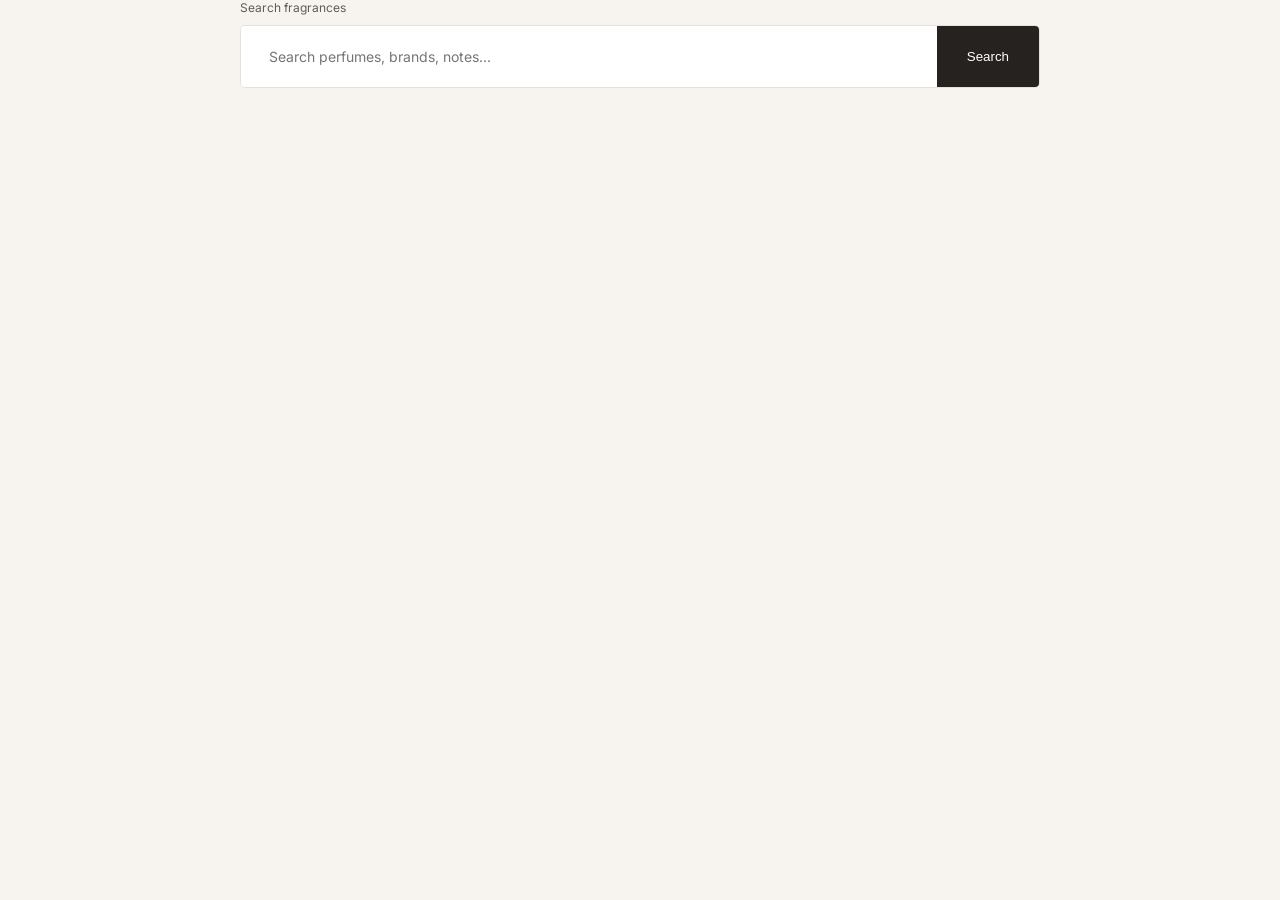
<file: examples/lab2/attribute.html>
<!DOCTYPE html>
<html lang="en"><head><meta charset="UTF-8"><meta name="viewport" content="width=device-width, initial-scale=1"><title>Поле пошуку</title><link rel="stylesheet" href="sillage.css"></head><body>
                <form class="search-form" id="search" role="search">
                    <label for="perfume-search">Search fragrances</label>
                    <div class="search-box">
                        <input
                            type="search"
                            id="perfume-search"
                            name="query"
                            placeholder="Search perfumes, brands, notes..."
                        >
                        <button type="submit">Search</button>
                    </div>
                </form>
</body></html>
</file>
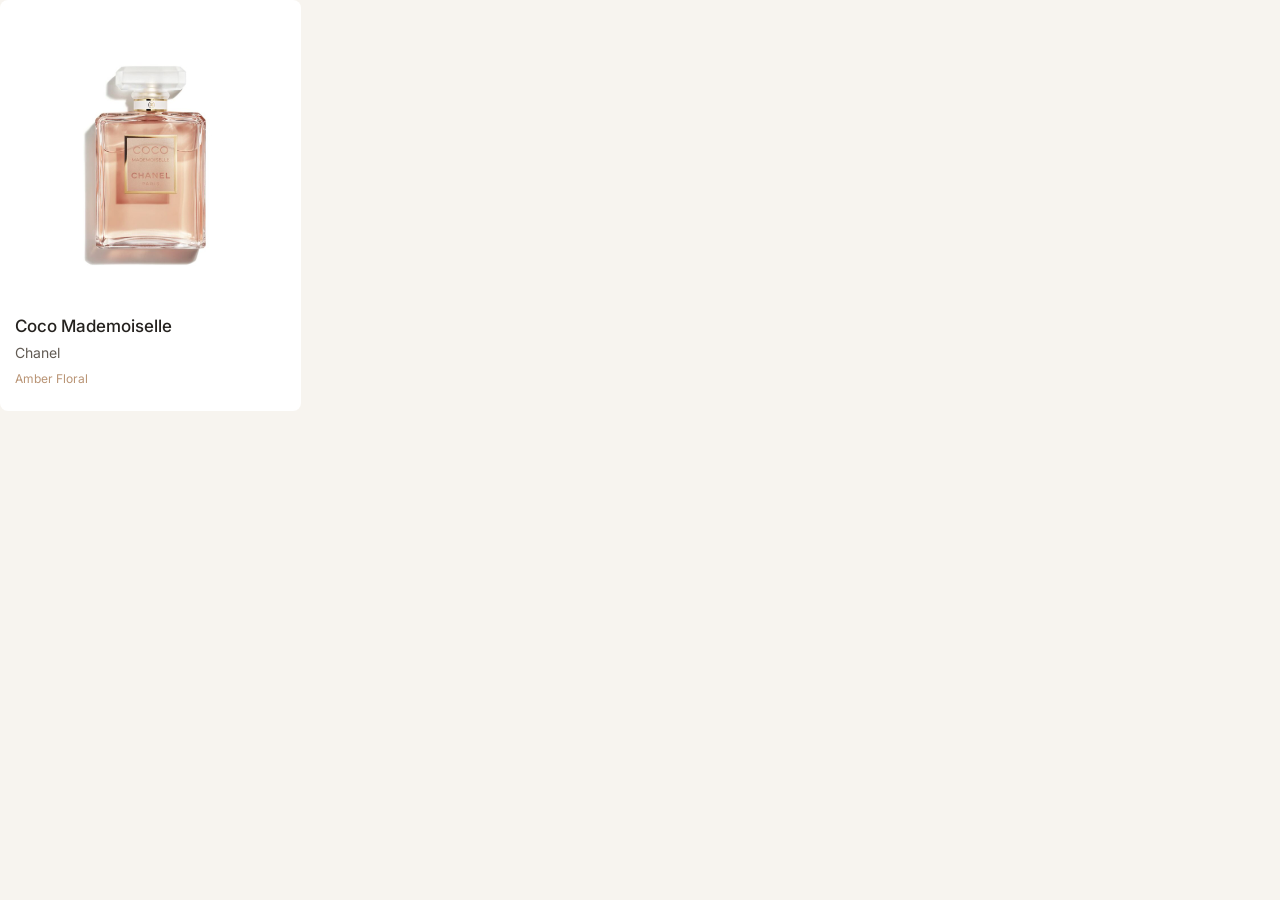
<file: examples/lab2/classes.html>
<!DOCTYPE html>
<html lang="en"><head><meta charset="UTF-8"><meta name="viewport" content="width=device-width, initial-scale=1"><title>Картка аромату</title><link rel="stylesheet" href="sillage.css"></head><body>
<div class="perfume-grid">                <article class="perfume-card">
                    <div class="perfume-image">
                        <img src="images/chanel-coco-mademoiselle.jpg"
                        alt="Chanel Coco Mademoiselle perfume">
                    </div>
                    <h3>Coco Mademoiselle</h3>
                    <p class="brand">Chanel</p>
                    <p class="family-name">Amber Floral</p>
                </article></div>
</body></html>
</file>
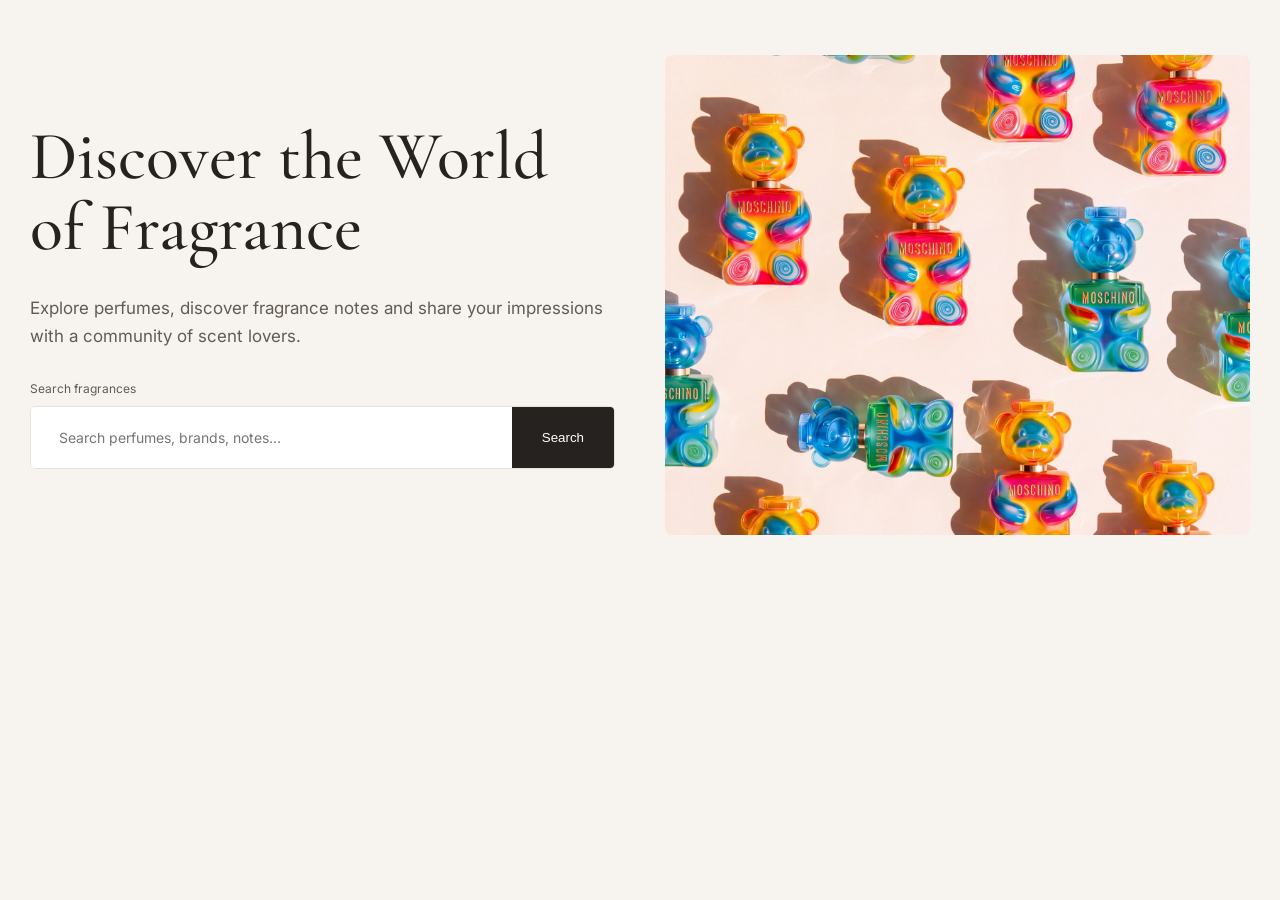
<file: examples/lab2/hero.html>
<!DOCTYPE html>
<html lang="en"><head><meta charset="UTF-8"><meta name="viewport" content="width=device-width, initial-scale=1"><title>Перший екран Sillage</title><link rel="stylesheet" href="sillage.css"></head><body>
        <section class="hero">
            <div class="hero-content">
                <h1>Discover the World<br>of Fragrance</h1>

                <p>
                    Explore perfumes, discover fragrance notes and share
                    your impressions with a community of scent lovers.
                </p>

                <form class="search-form" id="search" role="search">
                    <label for="perfume-search">Search fragrances</label>
                    <div class="search-box">
                        <input
                            type="search"
                            id="perfume-search"
                            name="query"
                            placeholder="Search perfumes, brands, notes..."
                        >
                        <button type="submit">Search</button>
                    </div>
                </form>
            </div>
            <img class="hero-image" src="images/toynew.jpg"
                 alt="Colourful Moschino perfume bottles shaped like teddy bears"
                 width="1650" height="2048">
        </section>
</body></html>
</file>
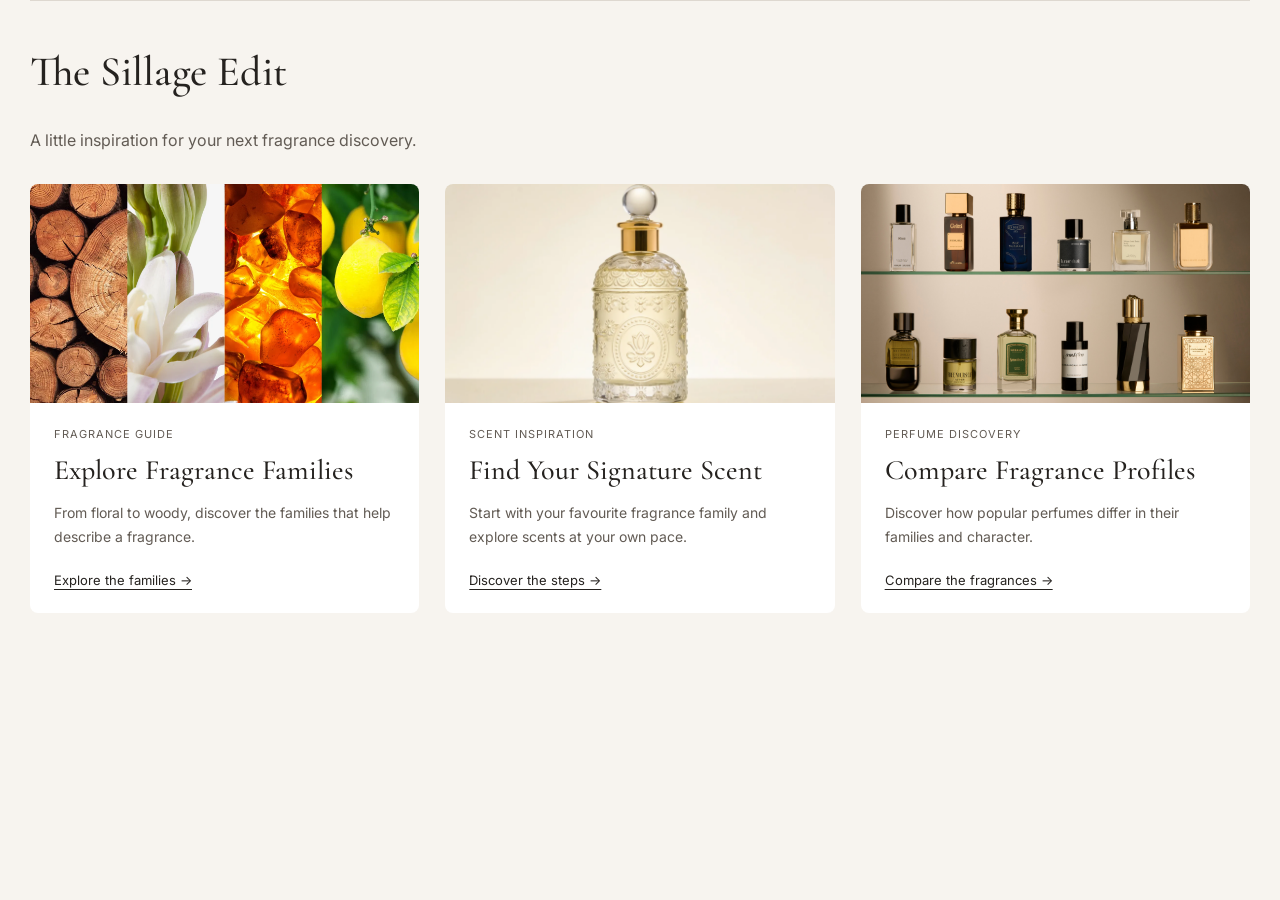
<file: examples/lab2/identifier.html>
<!DOCTYPE html>
<html lang="en"><head><meta charset="UTF-8"><meta name="viewport" content="width=device-width, initial-scale=1"><title>Розділ The Sillage Edit</title><link rel="stylesheet" href="sillage.css"></head><body>
        <section class="sillage-edit" id="sillage-edit">
            <div class="section-heading">
                <h2>The Sillage Edit</h2>
            </div>
            <p class="edit-intro">A little inspiration for your next fragrance discovery.</p>

            <div class="edit-grid">
                <article class="edit-card">
                    <img src="images/families.webp"
                         alt="Wood, flowers, amber and citrus representing fragrance families"
                         width="1500" height="1000" loading="lazy">
                    <div class="edit-content">
                        <p class="edit-category">FRAGRANCE GUIDE</p>
                        <h3>Explore Fragrance Families</h3>
                        <p>From floral to woody, discover the families that help describe a fragrance.</p>
                        <a href="https://am1ata7.github.io/IP-44-appWEB-DrozdovaAnastasiia-FIOT2026/#notes">Explore the families →</a>
                    </div>
                </article>

                <article class="edit-card">
                    <img class="signature-image" src="images/ownscent.webp"
                         alt="Decorative glass perfume bottle on a beige background"
                         width="1600" height="1600" loading="lazy">
                    <div class="edit-content">
                        <p class="edit-category">SCENT INSPIRATION</p>
                        <h3>Find Your Signature Scent</h3>
                        <p>Start with your favourite fragrance family and explore scents at your own pace.</p>
                        <a href="https://am1ata7.github.io/IP-44-appWEB-DrozdovaAnastasiia-FIOT2026/#scent-finder">Discover the steps →</a>
                    </div>
                </article>

                <article class="edit-card">
                    <img src="images/profilesfr.png"
                         alt="A collection of perfume bottles arranged on two shelves"
                         width="1200" height="630" loading="lazy">
                    <div class="edit-content">
                        <p class="edit-category">PERFUME DISCOVERY</p>
                        <h3>Compare Fragrance Profiles</h3>
                        <p>Discover how popular perfumes differ in their families and character.</p>
                        <a href="https://am1ata7.github.io/IP-44-appWEB-DrozdovaAnastasiia-FIOT2026/#comparison">Compare the fragrances →</a>
                    </div>
                </article>
            </div>
        </section>
</body></html>
</file>
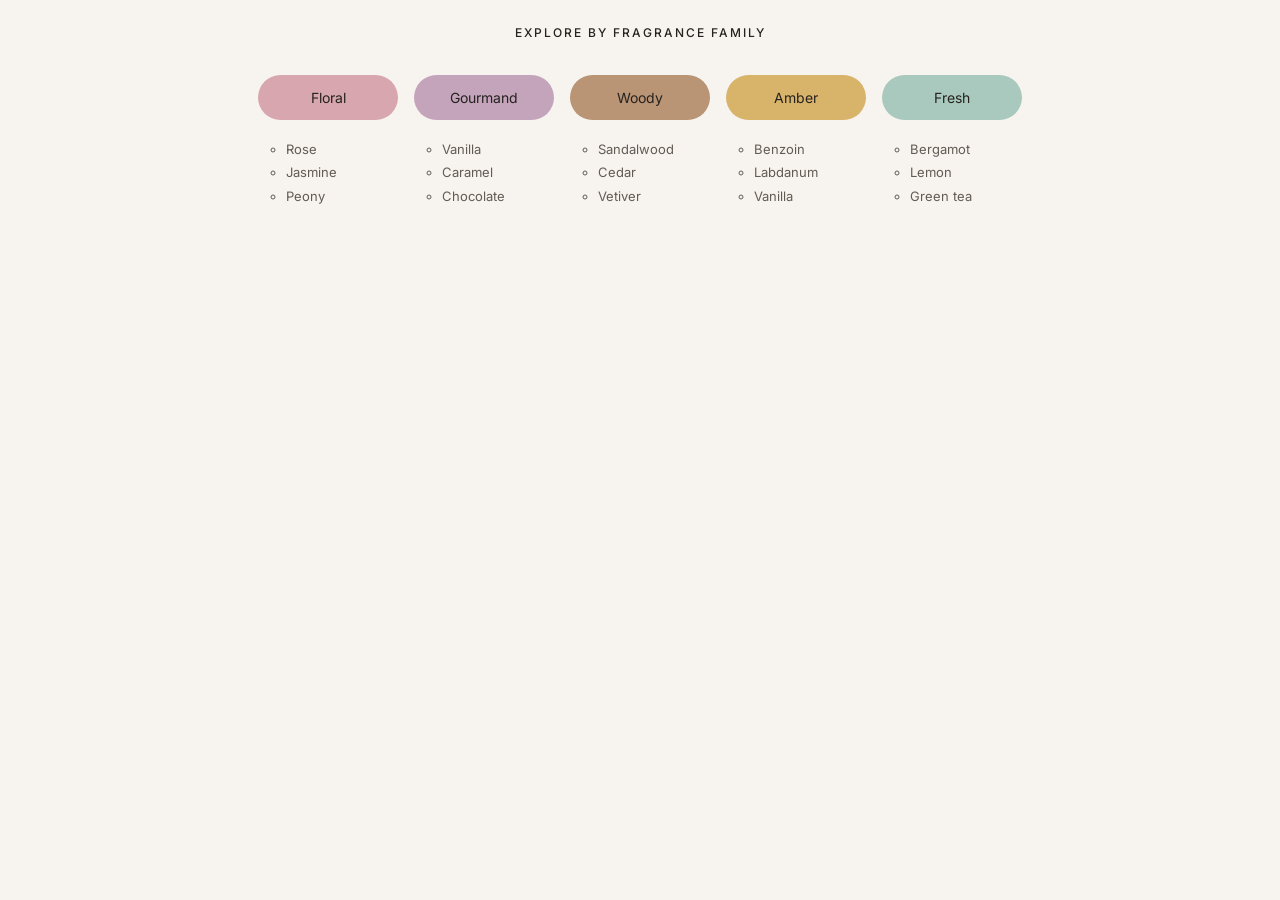
<file: examples/lab2/lists.html>
<!DOCTYPE html>
<html lang="en"><head><meta charset="UTF-8"><meta name="viewport" content="width=device-width, initial-scale=1"><title>Сімейства ароматів і вкладені списки нот</title><link rel="stylesheet" href="sillage.css"></head><body>
        <section class="families" id="notes">
            <h2>EXPLORE BY FRAGRANCE FAMILY</h2>

            <ul class="family-list">
                <li>
                    <a href="https://am1ata7.github.io/IP-44-appWEB-DrozdovaAnastasiia-FIOT2026/#perfumes" class="floral">Floral</a>
                    <ul>
                        <li>Rose</li>
                        <li>Jasmine</li>
                        <li>Peony</li>
                    </ul>
                </li>
                <li>
                    <a href="https://am1ata7.github.io/IP-44-appWEB-DrozdovaAnastasiia-FIOT2026/#perfumes" class="gourmand">Gourmand</a>
                    <ul>
                        <li>Vanilla</li>
                        <li>Caramel</li>
                        <li>Chocolate</li>
                    </ul>
                </li>
                <li>
                    <a href="https://am1ata7.github.io/IP-44-appWEB-DrozdovaAnastasiia-FIOT2026/#perfumes" class="woody">Woody</a>
                    <ul>
                        <li>Sandalwood</li>
                        <li>Cedar</li>
                        <li>Vetiver</li>
                    </ul>
                </li>
                <li>
                    <a href="https://am1ata7.github.io/IP-44-appWEB-DrozdovaAnastasiia-FIOT2026/#perfumes" class="amber">Amber</a>
                    <ul>
                        <li>Benzoin</li>
                        <li>Labdanum</li>
                        <li>Vanilla</li>
                    </ul>
                </li>
                <li>
                    <a href="https://am1ata7.github.io/IP-44-appWEB-DrozdovaAnastasiia-FIOT2026/#perfumes" class="fresh">Fresh</a>
                    <ul>
                        <li>Bergamot</li>
                        <li>Lemon</li>
                        <li>Green tea</li>
                    </ul>
                </li>
            </ul>
        </section>
</body></html>
</file>
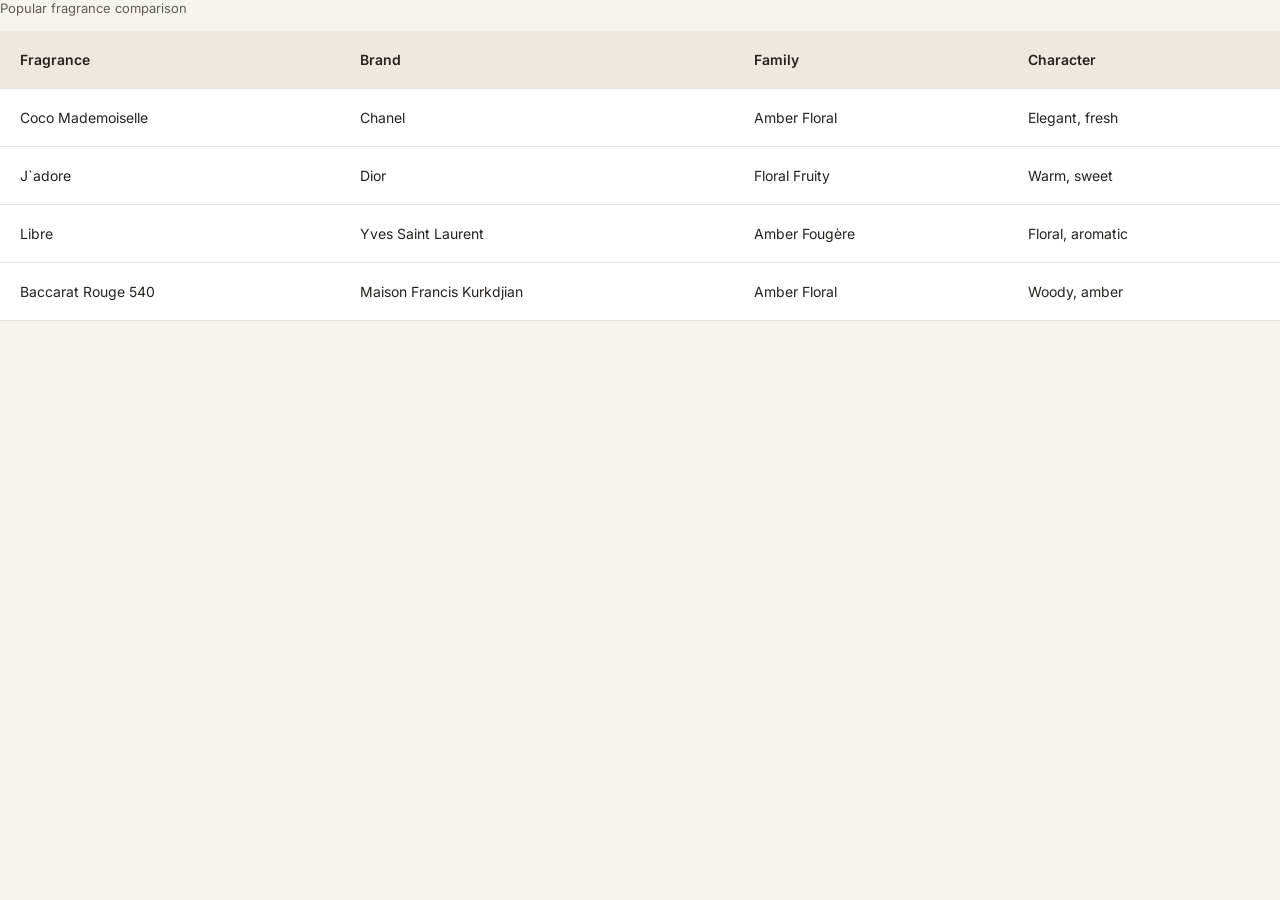
<file: examples/lab2/tags.html>
<!DOCTYPE html>
<html lang="en"><head><meta charset="UTF-8"><meta name="viewport" content="width=device-width, initial-scale=1"><title>Таблиця порівняння ароматів</title><link rel="stylesheet" href="sillage.css"></head><body>
                <table>
                    <caption>Popular fragrance comparison</caption>
                    <thead>
                        <tr>
                            <th scope="col">Fragrance</th>
                            <th scope="col">Brand</th>
                            <th scope="col">Family</th>
                            <th scope="col">Character</th>
                        </tr>
                    </thead>
                    <tbody>
                        <tr>
                            <td>Coco Mademoiselle</td>
                            <td>Chanel</td>
                            <td>Amber Floral</td>
                            <td>Elegant, fresh</td>
                        </tr>
                        <tr>
                            <td>J`adore</td>
                            <td>Dior</td>
                            <td>Floral Fruity</td>
                            <td>Warm, sweet</td>
                        </tr>
                        <tr>
                            <td>Libre</td>
                            <td>Yves Saint Laurent</td>
                            <td>Amber Fougère</td>
                            <td>Floral, aromatic</td>
                        </tr>
                        <tr>
                            <td>Baccarat Rouge 540</td>
                            <td>Maison Francis Kurkdjian</td>
                            <td>Amber Floral</td>
                            <td>Woody, amber</td>
                        </tr>
                    </tbody>
                </table>
</body></html>
</file>
<file: style.css>
:root {
    --background: #F5F6F8;
    --surface: #FFFFFF;
    --text: #252B35;
    --muted: #667085;
    --accent: #425C83;
    --accent-light: #EAF0F8;
    --border: #E2E6EC;
}

* {
    box-sizing: border-box;
}

html {
    scroll-behavior: smooth;
}

body {
    margin: 0;
    background: var(--background);
    color: var(--text);
    font-family: Arial, Helvetica, sans-serif;
    line-height: 1.6;
}

header {
    max-width: 1450px;
    margin: 0 auto;
    padding: 20px 25px;
    display: grid;
    grid-template-columns: minmax(0, 1fr) 100px;
    align-items: center;
    gap: 30px;
    text-align: center;
}

header h1 {
    font-size: 23px;
    margin: 0 0 8px;
}

header h2 {
    font-size: 17px;
    font-weight: 600;
    color: var(--text);
    margin: 0 0 16px;
}

header p {
    margin: 0;
    font-size: 14px;
}

.labs-navigation {
    display: grid;
    grid-template-columns: repeat(9, minmax(0, 1fr));
    gap: 12px;
    max-width: 1450px;
    margin: 0 auto;
    padding: 0 25px 20px;
}

.labs-navigation a {
    background: var(--surface);
    display: flex;
    align-items: center;
    justify-content: center;
    min-height: 65px;
    padding: 10px;
    border: 1px solid var(--border);
    border-radius: 14px;
    color: var(--text);
    text-align: center;
    text-decoration: none;
    font-size: 13px;
}

.labs-navigation a:hover {
    background: var(--accent-light);
    border-color: var(--accent);
}

.labs-navigation a[aria-current="page"] {
    background: var(--accent);
    border-color: var(--accent);
    color: white;
    font-weight: bold;
}

.report-layout {
    max-width: 1450px;
    margin: 0 auto 35px;
    padding: 0 25px;
    display: grid;
    grid-template-columns: 275px minmax(0, 1fr);
    gap: 25px;
    align-items: start;
}

aside {
    padding: 0;
    position: sticky;
    top: 20px;
}

aside h3 {
    font-size: 16px;
    text-align: center;
    margin: 0 0 14px;
    padding: 12px;
    border: 1px solid var(--border);
    border-radius: 30px;
}

.side-navigation {
    display: flex;
    flex-direction: column;
    gap: 10px;
}

.side-navigation a {
    background: var(--surface);
    padding: 10px 14px;
    border: 1px solid var(--border);
    border-radius: 30px;
    color: var(--text);
    text-align: center;
    text-decoration: none;
    font-size: 13px;
}

.side-navigation a:hover {
    background: var(--accent-light);
    color: var(--accent);
}

main {
    min-width: 0;
    display: flex;
    flex-direction: column;
    gap: 22px;
}

main section {
    background: var(--surface);
    border: 1px solid var(--border);
    border-radius: 10px;
    padding: 30px 35px;
    scroll-margin-top: 25px;
}

main section h2 {
    font-size: 21px;
    margin: 0 0 18px;
    padding-bottom: 13px;
    border-bottom: 1px solid var(--border);
}

main section p {
    color: var(--muted);
    font-size: 15px;
}

main section ul,
main section ol {
    padding-left: 25px;
}

main section li {
    margin-bottom: 8px;
}

main section a {
    color: var(--accent);
}

pre {
    max-width: 100%;
    overflow-x: auto;
    background: #F3F5F8;
    padding: 20px;
    border-radius: 7px;
    font-size: 13px;
    line-height: 1.6;
}

code {
    font-family: Consolas, monospace;
}

.report-image {
    max-width: 100%;
    height: auto;
    border: 1px solid var(--border);
    border-radius: 8px;
}

@media (max-width: 850px) {
    .report-layout {
        grid-template-columns: 1fr;
        padding: 0 15px;
    }

    aside {
        position: static;
    }

    main section {
        padding: 25px 20px;
    }
}

.student-photo {
    display: block;
    width: 100px;
    height: 125px;
    object-fit: cover;
    object-position: center top;
    border: 1px solid var(--border);
    margin: 0;
    justify-self: end;
}




/* Приклади з лабораторної роботи №2. */
.example-result {
    margin: 24px 0;
}

.example-result iframe {
    display: block;
    width: 100%;
    height: 480px;
    border: 1px solid var(--border);
    border-radius: 8px;
    background: #F7F4EF;
}

.example-result figcaption {
    margin-top: 10px;
    color: var(--muted);
    font-size: 13px;
}

.report-label {
    color: var(--accent);
    font-weight: bold;
}

a:focus-visible {
    outline: 2px solid var(--accent);
    outline-offset: 3px;
}

@media (max-width: 850px) {
    .example-result iframe {
        height: 420px;
    }
}

/* На вузьких екранах меню переноситься, фото залишається праворуч. */
@media (max-width: 1100px) {
    .labs-navigation {
        grid-template-columns: repeat(3, minmax(0, 1fr));
    }
}

@media (max-width: 550px) {
    header {
        grid-template-columns: minmax(0, 1fr) 75px;
        gap: 12px;
        padding: 20px 15px;
    }

    header h1 {
        font-size: 17px;
    }

    header h2 {
        font-size: 13px;
        margin-bottom: 10px;
    }

    header p {
        font-size: 12px;
    }

    .student-photo {
        width: 75px;
        height: 94px;
    }

    .labs-navigation {
        padding: 0 15px 20px;
        gap: 8px;
    }

    .labs-navigation a {
        padding: 8px;
        font-size: 12px;
    }
}
</file>
<file: examples/lab2/sillage.css>
@import url('https://fonts.googleapis.com/css2?family=Cormorant+Garamond:wght@400;500;600&family=Inter:wght@400;500;600&display=swap');

:root {
    --background: #F7F4EF;
    --text: #25221F;
    --muted: #625B54;
    --accent: #B99475;
}

/* Универсальный селектор: размеры включают отступы и рамки. */
* {
    box-sizing: border-box;
}

html {
    scroll-behavior: smooth;
}

body {
    margin: 0;
    background: var(--background);
    color: var(--text);
    font-family: 'Inter', sans-serif;
}

a {
    color: inherit;
    text-decoration: none;
}

.site-header {
    padding: 0 70px;
}

.header-top {
    min-height: 90px;
    display: flex;
    align-items: center;
    justify-content: space-between;
    position: relative;
}

.tagline {
    font-size: 11px;
    letter-spacing: 1px;
}

.logo {
    position: absolute;
    left: 50%;
    transform: translateX(-50%);
    font-family: 'Cormorant Garamond', serif;
    font-size: 42px;
    font-weight: 600;
    letter-spacing: 4px;
}

.header-icons {
    display: flex;
    gap: 25px;
    font-size: 27px;
}

.main-nav {
    border-top: 1px solid #DCD6CF;
    border-bottom: 1px solid #DCD6CF;
}

.main-nav ul {
    display: flex;
    justify-content: center;
    flex-wrap: wrap;
    gap: 45px;
    list-style: none;
    margin: 0;
    padding: 20px;
}

.main-nav a {
    font-size: 12px;
    letter-spacing: 1px;
}

.main-nav a:hover {
    color: var(--accent);
}

.hero {
    display: grid;
    grid-template-columns: 1fr 1fr;
    align-items: center;
    gap: 50px;
    max-width: 1300px;
    margin: 0 auto;
    padding: 55px 30px 65px;
}

.hero-content {
    min-width: 0;
}

.hero-image {
    display: block;
    width: 100%;
    height: 480px;
    object-fit: cover;
    border-radius: 8px;
}

.hero h1 {
    font-family: 'Cormorant Garamond', serif;
    font-size: 68px;
    font-weight: 500;
    line-height: 1.05;
    margin: 0 0 30px;
}

/* Дочерний селектор: только абзац внутри текстового блока. */
.hero-content > p {
    max-width: 720px;
    margin: 0 0 30px;
    color: var(--muted);
    font-size: 17px;
    line-height: 1.7;
}

.search-form {
    max-width: 800px;
    margin: auto;
}

.search-form label {
    display: block;
    text-align: left;
    font-size: 12px;
    margin-bottom: 10px;
    color: var(--muted);
}

.search-box {
    display: flex;
    background: white;
    border: 1px solid #E7E1DA;
    border-radius: 5px;
    overflow: hidden;
}

/* Атрибутный селектор: поле поиска. */
.search-box input[type="search"] {
    flex: 1;
    min-width: 0;
    border: none;
    padding: 22px 28px;
    font-family: inherit;
    font-size: 14px;
}

.search-box button {
    border: none;
    background: var(--text);
    color: white;
    padding: 0 30px;
    cursor: pointer;
}

a:focus-visible,
button:focus-visible,
input:focus-visible {
    outline: 2px solid var(--text);
    outline-offset: -2px;
}

.search-box:focus-within {
    border-color: var(--text);
}

.families {
    text-align: center;
    padding: 15px 20px 115px;
}

.families h2 {
    font-size: 12px;
    font-weight: 500;
    letter-spacing: 2px;
    margin-bottom: 35px;
}

.family-list {
    display: flex;
    justify-content: center;
    flex-wrap: wrap;
    gap: 16px;
    list-style: none;
    padding: 0;
}

.family-list a {
    display: block;
    min-width: 140px;
    padding: 14px 22px;
    border-radius: 30px;
    font-size: 14px;
    text-align: center;
}

/* Вложенный список: примеры нот каждого семейства ароматов. */
.family-list ul {
    list-style-type: circle;
    list-style-position: outside;
    margin: 18px 0 0;
    padding-left: 28px;
    text-align: left;
    color: var(--muted);
    font-size: 13px;
    line-height: 1.8;
}

.floral { background: #D8A6AE; }
.gourmand { background: #C4A4BB; }
.woody { background: #B99475; }
.amber { background: #D8B36A; }
.fresh { background: #A9C9BE; }

.popular,
.sillage-edit,
.comparison,
.scent-finder,
.information,
.community {
    max-width: 1240px;
    margin: 0 auto;
    padding: 45px 0 85px;
}

.section-heading {
    display: flex;
    align-items: center;
    justify-content: space-between;
    margin-bottom: 30px;
}

.section-heading h2,
.comparison h2,
.scent-finder h2,
.information h2,
.community h2 {
    font-family: 'Cormorant Garamond', serif;
    font-size: 42px;
    font-weight: 500;
    margin: 0 0 20px;
}

.section-heading h2 {
    margin: 0;
}

.section-heading a {
    font-size: 12px;
    letter-spacing: 1px;
}

.perfume-grid {
    display: grid;
    grid-template-columns: repeat(4, 1fr);
    gap: 26px;
}

.perfume-card {
    background: white;
    border-radius: 8px;
    padding: 15px;
}

.perfume-image {
    height: 285px;
    background: #FFFF;
    border-radius: 4px;
    overflow: hidden;
}

.perfume-image img {
    width: 100%;
    height: 100%;
    object-fit: contain;
}

.perfume-card h3 {
    font-size: 17px;
    font-weight: 500;
    margin: 16px 0 8px;
}

/* Селектор идентификатора: уникальный раздел главной страницы. */
#sillage-edit {
    border-top: 1px solid #DED8D0;
}

.edit-intro {
    color: var(--muted);
    line-height: 1.7;
    margin: 0 0 30px;
}

.edit-grid {
    display: grid;
    grid-template-columns: repeat(3, 1fr);
    gap: 26px;
}

.edit-card {
    background: white;
    border-radius: 8px;
    overflow: hidden;
}

.edit-card img {
    display: block;
    width: 100%;
    height: auto;
    aspect-ratio: 16 / 9;
    object-fit: cover;
    object-position: center;
}

/* Смещаем кадр к флакону, убирая лишний фон сверху. */
.edit-card .signature-image {
    object-position: center 65%;
}

.edit-content {
    padding: 24px;
}

.edit-category {
    color: var(--muted);
    font-size: 11px;
    letter-spacing: 1px;
    margin: 0 0 12px;
}

.edit-card h3 {
    font-family: 'Cormorant Garamond', serif;
    font-size: 28px;
    font-weight: 500;
    margin: 0;
}

/* Соседний селектор: описание сразу после заголовка. */
.edit-card h3 + p {
    color: var(--muted);
    font-size: 14px;
    line-height: 1.7;
    margin: 14px 0 20px;
}

.edit-card a {
    font-size: 13px;
    text-decoration: underline;
    text-underline-offset: 4px;
}

.information h1 {
    font-family: 'Cormorant Garamond', serif;
    font-size: 46px;
    font-weight: 500;
}

.information section {
    margin-bottom: 35px;
}

.information section p,
.information li {
    color: var(--muted);
    line-height: 1.7;
}

.brand {
    font-size: 14px;
    color: var(--muted);
    margin: 0 0 10px;
}

.family-name {
    font-size: 12px;
    color: var(--accent);
    margin: 0 0 10px;
}

.comparison,
.scent-finder,
.information,
.community {
    border-top: 1px solid #DED8D0;
}

.comparison > p,
.scent-finder > p,
.information > p,
.community > p {
    color: var(--muted);
    line-height: 1.7;
}

.table-wrapper {
    overflow-x: auto;
    margin-top: 35px;
}

table {
    width: 100%;
    border-collapse: collapse;
    background: white;
}

caption {
    text-align: left;
    margin-bottom: 15px;
    color: var(--muted);
    font-size: 13px;
}

th, td {
    text-align: left;
    padding: 20px;
    border-bottom: 1px solid #E8E2DB;
    font-size: 14px;
}

th {
    background: #EEE8E1;
    font-weight: 600;
}

.scent-finder ol {
    padding-left: 25px;
    line-height: 2.5;
}

.about-link {
    display: inline-block;
    margin-top: 15px;
    padding: 15px 25px;
    border: 1px solid var(--text);
}

.coming-soon {
    font-style: italic;
    font-size: 13px;
}

.site-footer {
    text-align: center;
    background: #EEE8E1;
    padding: 45px 20px;
    font-size: 12px;
    color: var(--muted);
    line-height: 2;
}

@media (max-width: 1300px) {
    .popular,
    .sillage-edit,
    .comparison,
    .scent-finder,
    .information,
    .community {
        margin: 0 30px;
    }
}

@media (max-width: 900px) {
    .hero {
        grid-template-columns: 1fr;
        gap: 30px;
    }

    .hero-image {
        height: 380px;
    }

    .edit-grid {
        grid-template-columns: repeat(2, 1fr);
    }

    .perfume-grid {
        grid-template-columns: repeat(2, 1fr);
    }

    .header-top {
        flex-direction: column;
        gap: 10px;
        padding: 20px 0;
    }

    .logo {
        position: static;
        transform: none;
    }

    .main-nav ul {
        gap: 20px;
    }

    .hero h1 {
        font-size: 50px;
    }
}

@media (max-width: 550px) {
    .hero {
        padding: 35px 20px;
    }

    .hero-image {
        height: 300px;
    }

    .edit-grid {
        grid-template-columns: 1fr;
    }

    .site-header {
        padding: 0 20px;
    }

    .perfume-grid {
        grid-template-columns: 1fr;
    }

    .hero h1 {
        font-size: 40px;
    }

    .search-box button {
        padding: 0 15px;
    }

    .section-heading {
        gap: 15px;
        align-items: flex-start;
    }
}
</file>
